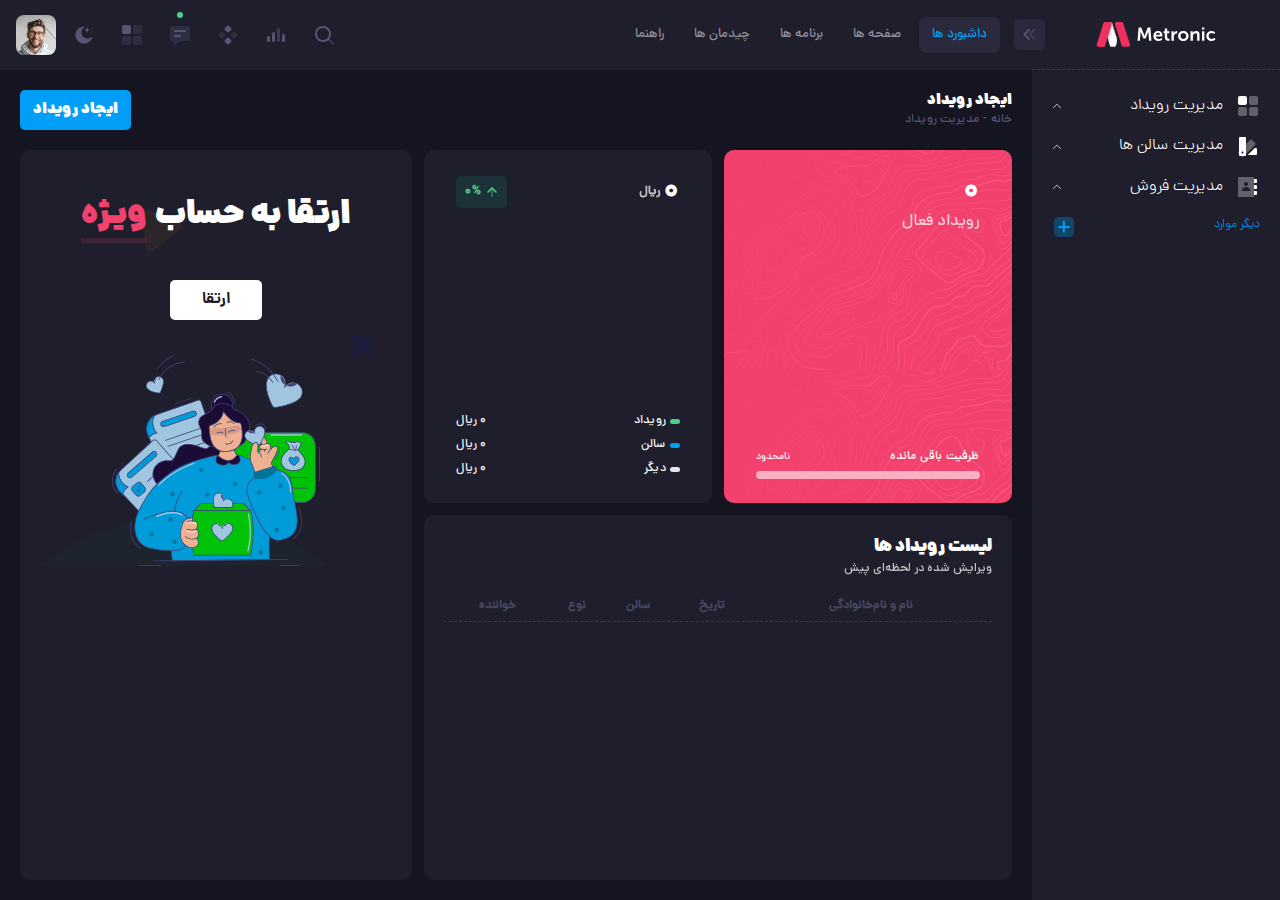
<file: dashboard/index.html>
<!DOCTYPE html>
<html lang="fa" dir="rtl">
<head>
    <meta charset="UTF-8">
    <meta name="viewport" content="width=device-width, initial-scale=1.0">
    <title>Dashboard</title>
    <link rel="stylesheet" href="../assets/css/fonts.min.css">
    <link rel="stylesheet" href="../assets/css/style.min.css">
    <link rel="stylesheet" href="../assets/css/style.frw.css">
    <link rel="shortcut icon" href="../favicon.ico" type="image/x-icon">
    <!-- <link rel="stylesheet" href="../assets/css/dark.min.css"> -->
</head>
<body>
    <div class="add-event box-open close absolute z-[10000000] flex justify-center items-center w-[100%] h-[100vh]">
        <div class="bx-op w-[40%] h-[90%] rounded-[10px] flex flex-col gap-3 p-5">
            <div class="header" dir="ltr">
                <svg class="light cursor-pointer" width="24" height="24" viewBox="0 0 24 24" fill="none" xmlns="http://www.w3.org/2000/svg">
                    <rect opacity="0.5" x="6" y="17.3137" width="16" height="2" rx="1" transform="rotate(-45 6 17.3137)" fill="currentColor"></rect>
                    <rect x="7.41422" y="6" width="16" height="2" rx="1" transform="rotate(45 7.41422 6)" fill="currentColor"></rect>
                </svg>
            </div>
            <div class="bx-wrapper flex flex-col items-center justify-center">
                <div class="bx-title light">
                    <p class="dana-h text-lg">ایجاد رویداد</p>
                </div>
                <div class="wrapper-app w-[100%] h-[100%] light">
                    <div class="form flex flex-col items-center w-[100%] gap-4 flex-wrap p-[2rem]">
                        <div class="w-[100%] name">
                            <p class="text text-sm require">نام و نام‌خانوادگی</p>
                            <input type="text" id="name" placeholder="نام و نام‌خانوادگی خود را وارد کنید">
                        </div>
                        <div class="w-[100%] date">
                            <p class="text text-sm require">تاریخ</p>
                            <input id="date" class="datepicker-demo num" type="text" id="date" placeholder="تاریخ شروع رویداد را وارد کنید">
                            <div id="inline-example"></div>
                        </div>
                        <div class="w-[100%] lounge">
                            <p class="text text-sm require">سالن</p>
                            <select name="" id="lounge">
                                <option value="خالی">خالی</option>
                            </select>
                        </div>
                        <div class="w-[100%] type">
                            <p class="text text-sm require">نوع</p>
                            <select name="" id="type">
                                <option value="خالی">خالی</option>
                            </select>
                        </div>
                        <div class="w-[100%] singer">
                            <p class="text text-sm require">خواننده</p>
                            <select name="" id="singer">
                                <option value="خالی">خالی</option>
                            </select>
                        </div>
                        <div class="w-[100%] mt-4 submit flex items-center justify-center">
                            <input type="submit" id="submit" value="ثبت">
                        </div>
                    </div>
                </div>
            </div>
        </div>
    </div>
    <div class="container w-[100vw] flex flex-row relative">
        <div class="sidebar">
            <div class="logo">
                <img src="../assets/media/logos/default-dark.svg" alt="">
                <img width="30" height="30" class="none" src="../assets/media/logos/default-small.svg" alt="">
            </div>
            <ul class="item flex mt-5 flex-col">
                <li class="flex cursor-pointer items-center flex-col py-1 px-5 gap-2 w-[100%]">
                    <div class="flex items-center justify-between w-[100%]">
                        <div class="flex gap-3 light vsgr">
                            <div class="icon">
                                <svg width="24" height="24" viewBox="0 0 24 24" fill="none" xmlns="http://www.w3.org/2000/svg">
                                    <rect x="2" y="2" width="9" height="9" rx="2" fill="currentColor"></rect>
                                    <rect opacity="0.3" x="13" y="2" width="9" height="9" rx="2" fill="currentColor"></rect>
                                    <rect opacity="0.3" x="13" y="13" width="9" height="9" rx="2" fill="currentColor"></rect>
                                    <rect opacity="0.3" x="2" y="13" width="9" height="9" rx="2" fill="currentColor"></rect>
                                </svg>
                            </div>
                            <div class="title dana-l">
                                مدیریت رویداد
                            </div>
                        </div>
                        <div class="arrow light">
                            <svg xmlns="http://www.w3.org/2000/svg" width="10" height="10" fill="currentColor" class="bi bi-chevron-up" viewBox="0 0 16 16">
                                <path fill-rule="evenodd" d="M7.646 4.646a.5.5 0 0 1 .708 0l6 6a.5.5 0 0 1-.708.708L8 5.707l-5.646 5.647a.5.5 0 0 1-.708-.708l6-6z"/>
                            </svg>
                        </div>
                    </div>
                    <ul class="box w-[100%] gap-1 flex flex-col">
                        <li class="flex items-center gap-2">
                            <div class="check title flex items-center gap-2">
                                <span class="dot"></span>
                                <span>رویداد ها</span>
                            </div>
                        </li>
                    </ul>
                </li>
                <li class="flex items-center cursor-pointer flex-col py-1 px-5 gap-2 w-[100%]">
                    <div class="flex items-center justify-between w-[100%]">
                        <div class="flex gap-3 light vsgr">
                            <div class="icon">
                                <svg width="24" height="25" viewBox="0 0 24 25" fill="none" xmlns="http://www.w3.org/2000/svg">
                                    <path opacity="0.3" d="M8.9 21L7.19999 22.6999C6.79999 23.0999 6.2 23.0999 5.8 22.6999L4.1 21H8.9ZM4 16.0999L2.3 17.8C1.9 18.2 1.9 18.7999 2.3 19.1999L4 20.9V16.0999ZM19.3 9.1999L15.8 5.6999C15.4 5.2999 14.8 5.2999 14.4 5.6999L9 11.0999V21L19.3 10.6999C19.7 10.2999 19.7 9.5999 19.3 9.1999Z" fill="currentColor"></path>
                                    <path d="M21 15V20C21 20.6 20.6 21 20 21H11.8L18.8 14H20C20.6 14 21 14.4 21 15ZM10 21V4C10 3.4 9.6 3 9 3H4C3.4 3 3 3.4 3 4V21C3 21.6 3.4 22 4 22H9C9.6 22 10 21.6 10 21ZM7.5 18.5C7.5 19.1 7.1 19.5 6.5 19.5C5.9 19.5 5.5 19.1 5.5 18.5C5.5 17.9 5.9 17.5 6.5 17.5C7.1 17.5 7.5 17.9 7.5 18.5Z" fill="currentColor"></path>
                                </svg>
                            </div>
                            <div class="title dana-l">
                                مدیریت سالن ها
                            </div>
                        </div>
                        <div class="arrow light">
                            <svg xmlns="http://www.w3.org/2000/svg" width="10" height="10" fill="currentColor" class="bi bi-chevron-up" viewBox="0 0 16 16">
                                <path fill-rule="evenodd" d="M7.646 4.646a.5.5 0 0 1 .708 0l6 6a.5.5 0 0 1-.708.708L8 5.707l-5.646 5.647a.5.5 0 0 1-.708-.708l6-6z"/>
                            </svg>
                        </div>
                    </div>
                    <ul class="box w-[100%] gap-1 flex flex-col">
                        <li class="flex items-center gap-2" onclick="redirect('./Lounge.html')">
                            <div class="title flex items-center gap-2">
                                <span class="dot"></span>
                                <span>سالن ها</span>
                            </div>
                        </li>
                    </ul>
                </li>
                <li class="flex items-center cursor-pointer flex-col py-1 px-5 gap-2 w-[100%]">
                    <div class="flex items-center justify-between w-[100%]">
                        <div class="flex gap-3 light vsgr">
                            <div class="icon">
                                <svg width="24" height="24" viewBox="0 0 24 24" fill="none" xmlns="http://www.w3.org/2000/svg">
                                    <path d="M20 14H18V10H20C20.6 10 21 10.4 21 11V13C21 13.6 20.6 14 20 14ZM21 19V17C21 16.4 20.6 16 20 16H18V20H20C20.6 20 21 19.6 21 19ZM21 7V5C21 4.4 20.6 4 20 4H18V8H20C20.6 8 21 7.6 21 7Z" fill="currentColor"></path>
                                    <path opacity="0.3" d="M17 22H3C2.4 22 2 21.6 2 21V3C2 2.4 2.4 2 3 2H17C17.6 2 18 2.4 18 3V21C18 21.6 17.6 22 17 22ZM10 7C8.9 7 8 7.9 8 9C8 10.1 8.9 11 10 11C11.1 11 12 10.1 12 9C12 7.9 11.1 7 10 7ZM13.3 16C14 16 14.5 15.3 14.3 14.7C13.7 13.2 12 12 10.1 12C8.10001 12 6.49999 13.1 5.89999 14.7C5.59999 15.3 6.19999 16 7.39999 16H13.3Z" fill="currentColor"></path>
                                </svg>
                            </div>
                            <div class="title dana-l">
                                مدیریت فروش
                            </div>
                        </div>
                        <div class="arrow light">
                            <svg xmlns="http://www.w3.org/2000/svg" width="10" height="10" fill="currentColor" class="bi bi-chevron-up" viewBox="0 0 16 16">
                                <path fill-rule="evenodd" d="M7.646 4.646a.5.5 0 0 1 .708 0l6 6a.5.5 0 0 1-.708.708L8 5.707l-5.646 5.647a.5.5 0 0 1-.708-.708l6-6z"/>
                            </svg>
                        </div>
                    </div>
                    <ul class="box w-[100%] gap-1 flex flex-col">
                        <li class="flex items-center gap-2" onclick="redirect('./ListOrders.html')">
                            <div class="title flex items-center gap-2">
                                <span class="dot"></span>
                                <span>لیست سفارشات</span>
                            </div>
                        </li>
                        <li class="flex items-center gap-2" onclick="redirect('./ListPayments.html')">
                            <div class="title flex items-center gap-2">
                                <span class="dot"></span>
                                <span>لیست پرداختی ها</span>
                            </div>
                        </li>
                        <li class="flex items-center gap-2" onclick="redirect('./Reports.html')">
                            <div class="title flex items-center gap-2">
                                <span class="dot"></span>
                                <span>گزارشات</span>
                            </div>
                        </li>
                    </ul>
                </li>
                <li class="flex items-center transition ease-in-out delay-50 cursor-pointer hover:opacity-75 text-sm flex justify-between primary py-1 px-5 gap-2 w-[100%]">
                    <div class="flex light vsgr other-vst justify-between w-[100%]" dir="ltr">
                        <div class="icon">
                            <svg width="24" height="24" viewBox="0 0 24 24" fill="none" xmlns="http://www.w3.org/2000/svg">
                                <rect opacity="0.3" x="2" y="2" width="20" height="20" rx="5" fill="currentColor"></rect>
                                <rect x="10.8891" y="17.8033" width="12" height="2" rx="1" transform="rotate(-90 10.8891 17.8033)" fill="currentColor"></rect>
                                <rect x="6.01041" y="10.9247" width="12" height="2" rx="1" fill="currentColor"></rect>
                            </svg>
                        </div>
                        <div class="title dana-l">
                            دیگر موارد
                        </div>
                    </div>
                </li>
            </ul>
        </div>
        <div class="wrapper">
            <div class="header relative">
                <div class="collaps absolute top-[19px] right-[-.8rem] flex items-center justify-center text-center">
                    <svg viewBox="0 0 24 24" fill="none" xmlns="http://www.w3.org/2000/svg">
                        <path opacity="0.5" d="M14.2657 11.4343L18.45 7.25C18.8642 6.83579 18.8642 6.16421 18.45 5.75C18.0358 5.33579 17.3642 5.33579 16.95 5.75L11.4071 11.2929C11.0166 11.6834 11.0166 12.3166 11.4071 12.7071L16.95 18.25C17.3642 18.6642 18.0358 18.6642 18.45 18.25C18.8642 17.8358 18.8642 17.1642 18.45 16.75L14.2657 12.5657C13.9533 12.2533 13.9533 11.7467 14.2657 11.4343Z" fill="currentColor"></path>
                        <path d="M8.2657 11.4343L12.45 7.25C12.8642 6.83579 12.8642 6.16421 12.45 5.75C12.0358 5.33579 11.3642 5.33579 10.95 5.75L5.40712 11.2929C5.01659 11.6834 5.01659 12.3166 5.40712 12.7071L10.95 18.25C11.3642 18.6642 12.0358 18.6642 12.45 18.25C12.8642 17.8358 12.8642 17.1642 12.45 16.75L8.2657 12.5657C7.95328 12.2533 7.95328 11.7467 8.2657 11.4343Z" fill="currentColor"></path>
                    </svg>
                </div>
                <div class="nav ml-[1rem] mr-[2rem] h-[100%] flex items-center justify-between">
                    <ul class="parent-nav h-[100%] flex flex-row gap-1">
                        <li>
                            <div class="item flex items-center justify-center item-check">
                                <span>داشبورد ها</span>
                            </div>
                        </li>
                        <li>
                            <div class="item flex items-center justify-center">
                                <span>صفحه ها</span>
                            </div>
                        </li>
                        <li>
                            <div class="item flex items-center justify-center">
                                <span>برنامه ها</span>
                            </div>
                        </li>
                        <li>
                            <div class="item flex items-center justify-center">
                                <span>چیدمان ها</span>
                            </div>
                        </li>
                        <li>
                            <div class="item flex items-center justify-center">
                                <span>راهنما</span>
                            </div>
                        </li>
                    </ul>
                    <ul class="apps flex gap-2">
                        <li class="flex items-center justify-center">
                            <svg width="24" height="24" viewBox="0 0 24 24" fill="none" xmlns="http://www.w3.org/2000/svg">
                                <rect opacity="0.5" x="17.0365" y="15.1223" width="8.15546" height="2" rx="1" transform="rotate(45 17.0365 15.1223)" fill="currentColor"></rect>
                                <path d="M11 19C6.55556 19 3 15.4444 3 11C3 6.55556 6.55556 3 11 3C15.4444 3 19 6.55556 19 11C19 15.4444 15.4444 19 11 19ZM11 5C7.53333 5 5 7.53333 5 11C5 14.4667 7.53333 17 11 17C14.4667 17 17 14.4667 17 11C17 7.53333 14.4667 5 11 5Z" fill="currentColor"></path>
                            </svg>
                        </li>
                        <li class="flex items-center justify-center">
                            <svg width="24" height="24" viewBox="0 0 24 24" fill="none" xmlns="http://www.w3.org/2000/svg">
                                <rect x="8" y="9" width="3" height="10" rx="1.5" fill="currentColor"></rect>
                                <rect opacity="0.5" x="13" y="5" width="3" height="14" rx="1.5" fill="currentColor"></rect>
                                <rect x="18" y="11" width="3" height="8" rx="1.5" fill="currentColor"></rect>
                                <rect x="3" y="13" width="3" height="6" rx="1.5" fill="currentColor"></rect>
                            </svg>
                        </li>
                        <li class="flex items-center justify-center">
                            <svg width="24" height="24" viewBox="0 0 24 24" fill="none" xmlns="http://www.w3.org/2000/svg">
                                <path d="M11.2929 2.70711C11.6834 2.31658 12.3166 2.31658 12.7071 2.70711L15.2929 5.29289C15.6834 5.68342 15.6834 6.31658 15.2929 6.70711L12.7071 9.29289C12.3166 9.68342 11.6834 9.68342 11.2929 9.29289L8.70711 6.70711C8.31658 6.31658 8.31658 5.68342 8.70711 5.29289L11.2929 2.70711Z" fill="currentColor"></path>
                                <path d="M11.2929 14.7071C11.6834 14.3166 12.3166 14.3166 12.7071 14.7071L15.2929 17.2929C15.6834 17.6834 15.6834 18.3166 15.2929 18.7071L12.7071 21.2929C12.3166 21.6834 11.6834 21.6834 11.2929 21.2929L8.70711 18.7071C8.31658 18.3166 8.31658 17.6834 8.70711 17.2929L11.2929 14.7071Z" fill="currentColor"></path>
                                <path opacity="0.3" d="M5.29289 8.70711C5.68342 8.31658 6.31658 8.31658 6.70711 8.70711L9.29289 11.2929C9.68342 11.6834 9.68342 12.3166 9.29289 12.7071L6.70711 15.2929C6.31658 15.6834 5.68342 15.6834 5.29289 15.2929L2.70711 12.7071C2.31658 12.3166 2.31658 11.6834 2.70711 11.2929L5.29289 8.70711Z" fill="currentColor"></path>
                                <path opacity="0.3" d="M17.2929 8.70711C17.6834 8.31658 18.3166 8.31658 18.7071 8.70711L21.2929 11.2929C21.6834 11.6834 21.6834 12.3166 21.2929 12.7071L18.7071 15.2929C18.3166 15.6834 17.6834 15.6834 17.2929 15.2929L14.7071 12.7071C14.3166 12.3166 14.3166 11.6834 14.7071 11.2929L17.2929 8.70711Z" fill="currentColor"></path>
                            </svg>
                        </li>
                        <li class="flex items-center justify-center relative">
                            <span id="ticktack"></span>
                            <svg width="24" height="24" viewBox="0 0 24 24" fill="none" xmlns="http://www.w3.org/2000/svg">
                                <path opacity="0.3" d="M20 3H4C2.89543 3 2 3.89543 2 5V16C2 17.1046 2.89543 18 4 18H4.5C5.05228 18 5.5 18.4477 5.5 19V21.5052C5.5 22.1441 6.21212 22.5253 6.74376 22.1708L11.4885 19.0077C12.4741 18.3506 13.6321 18 14.8167 18H20C21.1046 18 22 17.1046 22 16V5C22 3.89543 21.1046 3 20 3Z" fill="currentColor"></path>
                                <rect x="6" y="12" width="7" height="2" rx="1" fill="currentColor"></rect>
                                <rect x="6" y="7" width="12" height="2" rx="1" fill="currentColor"></rect>
                            </svg>
                        </li>
                        <li class="flex items-center justify-center">
                            <svg width="24" height="24" viewBox="0 0 24 24" fill="none" xmlns="http://www.w3.org/2000/svg">
                                <rect x="2" y="2" width="9" height="9" rx="2" fill="currentColor"></rect>
                                <rect opacity="0.3" x="13" y="2" width="9" height="9" rx="2" fill="currentColor"></rect>
                                <rect opacity="0.3" x="13" y="13" width="9" height="9" rx="2" fill="currentColor"></rect>
                                <rect opacity="0.3" x="2" y="13" width="9" height="9" rx="2" fill="currentColor"></rect>
                            </svg>
                        </li>
                        <li class="flex items-center justify-center">
                            <svg width="24" height="24" viewBox="0 0 24 24" fill="none" xmlns="http://www.w3.org/2000/svg">
                                <path d="M19.0647 5.43757C19.3421 5.43757 19.567 5.21271 19.567 4.93534C19.567 4.65796 19.3421 4.43311 19.0647 4.43311C18.7874 4.43311 18.5625 4.65796 18.5625 4.93534C18.5625 5.21271 18.7874 5.43757 19.0647 5.43757Z" fill="currentColor"></path>
                                <path d="M20.0692 9.48884C20.3466 9.48884 20.5714 9.26398 20.5714 8.98661C20.5714 8.70923 20.3466 8.48438 20.0692 8.48438C19.7918 8.48438 19.567 8.70923 19.567 8.98661C19.567 9.26398 19.7918 9.48884 20.0692 9.48884Z" fill="currentColor"></path>
                                <path d="M12.0335 20.5714C15.6943 20.5714 18.9426 18.2053 20.1168 14.7338C20.1884 14.5225 20.1114 14.289 19.9284 14.161C19.746 14.034 19.5003 14.0418 19.3257 14.1821C18.2432 15.0546 16.9371 15.5156 15.5491 15.5156C12.2257 15.5156 9.48884 12.8122 9.48884 9.48886C9.48884 7.41079 10.5773 5.47137 12.3449 4.35752C12.5342 4.23832 12.6 4.00733 12.5377 3.79251C12.4759 3.57768 12.2571 3.42859 12.0335 3.42859C7.32556 3.42859 3.42857 7.29209 3.42857 12C3.42857 16.7079 7.32556 20.5714 12.0335 20.5714Z" fill="currentColor"></path>
                                <path d="M13.0379 7.47998C13.8688 7.47998 14.5446 8.15585 14.5446 8.98668C14.5446 9.26428 14.7693 9.48891 15.0469 9.48891C15.3245 9.48891 15.5491 9.26428 15.5491 8.98668C15.5491 8.15585 16.225 7.47998 17.0558 7.47998C17.3334 7.47998 17.558 7.25535 17.558 6.97775C17.558 6.70015 17.3334 6.47552 17.0558 6.47552C16.225 6.47552 15.5491 5.76616 15.5491 4.93534C15.5491 4.65774 15.3245 4.43311 15.0469 4.43311C14.7693 4.43311 14.5446 4.65774 14.5446 4.93534C14.5446 5.76616 13.8688 6.47552 13.0379 6.47552C12.7603 6.47552 12.5357 6.70015 12.5357 6.97775C12.5357 7.25535 12.7603 7.47998 13.0379 7.47998Z" fill="currentColor"></path>
                            </svg>
                        </li>
                        <li id="profile">
                            <img src="../assets/media/avatars/300-1.jpg" alt="">
                        </li>
                    </ul>
                </div>
            </div>
            <div class="page flex flex-col gap-5 p-5">
                <div class="page-address dana-b flex justify-between">
                    <div class="flex dana-b flex-col">
                        <span>ایجاد رویداد</span>
                        <p>خانه - مدیریت رویداد</p>
                    </div>
                    <div class="flex dana-b">
                        <button class="btn" id="addEvent">
                            <span>ایجاد رویداد</span>
                        </button>
                    </div>
                </div>
                <div class="app flex flex-col gap-2">
                    <section class="flex flex-row gap-3 h-[100%]">
                        <div class="section-left w-[60%] gap-3 flex-col flex">
                            <div class="box-parent flex gap-3 h-[50%]">
                                <div class="box flex flex-col h-[100%] justify-between" style="background-color: #F1416C;background-image:url('../assets/media/patterns/vector-1.png')">
                                    <div class="title-box">
                                        <p class="text-3xl num" id="count-event">0</p>
                                        <span>رویداد فعال</span>
                                    </div>
                                    <div class="pending w-[100%] flex flex-col gap-1 items-center">
                                        <div class="title-pending w-[100%] light flex justify-between items-center">
                                            <p class="text-sm">ظرفیت باقی مانده</p>
                                            <span class="text-[10px] num">نامحدود</span>
                                        </div>
                                        <div class="progress w-[100%] h-[.5rem] rounded-[10px]">
                                            <div class="consumed h-[100%] rounded-[10px]"></div>
                                        </div>
                                    </div>
                                </div>
                                <div class="box flex flex-col h-[100%] justify-between bg-card">
                                    <div class="title-box flex justify-between items-center">
                                        <p class="text-3xl num flex items-center gap-1">0 <span class="text-sm">ريال</span></p>
                                        <div class="svg-icon flex">
                                            <svg width="24" height="24" viewBox="0 0 24 24" fill="none" xmlns="http://www.w3.org/2000/svg">
                                                <rect opacity="0.5" x="13" y="6" width="13" height="2" rx="1" transform="rotate(90 13 6)" fill="currentColor"></rect>
                                                <path d="M12.5657 8.56569L16.75 12.75C17.1642 13.1642 17.8358 13.1642 18.25 12.75C18.6642 12.3358 18.6642 11.6642 18.25 11.25L12.7071 5.70711C12.3166 5.31658 11.6834 5.31658 11.2929 5.70711L5.75 11.25C5.33579 11.6642 5.33579 12.3358 5.75 12.75C6.16421 13.1642 6.83579 13.1642 7.25 12.75L11.4343 8.56569C11.7467 8.25327 12.2533 8.25327 12.5657 8.56569Z" fill="currentColor"></path>
                                            </svg>
                                            <p class="num text-sm">0%</p>
                                        </div>
                                    </div>
                                    <div class="pending w-[100%] flex text-sm gap-1 items-center justify-between">
                                        <div class="bx light flex-col flex gap-1">
                                            <p class="flex items-center gap-1">رویداد</p>
                                            <p class="flex items-center gap-1">سالن</p>
                                            <p class="flex items-center gap-1">دیگر</p>
                                        </div>
                                        <div class="bx light flex flex-col gap-1">
                                            <p class="num">0 <span class="text-sm">ريال</span></p>
                                            <p class="num">0 <span class="text-sm">ريال</span></p>
                                            <p class="num">0 <span class="text-sm">ريال</span></p>
                                        </div>
                                    </div>
                                </div>
                            </div>
                            <div class="box-parent flex-col light flex gap-3 minh-50 w-[100%] p-5 bg-card rounded-[10px]">
                                <div class="flex flex-col light">
                                    <p class="text dana-h">لیست رویداد ها</p>
                                    <span class="text-sm opacity-75">ویرایش شده در لحظه‌ای پیش</span>
                                </div>
                                <table class="items-parent light">
                                    <thead>
                                        <tr class="gray400">
                                            <th class="text-sm">نام و نام‌خانوادگی</th>
                                            <th class="text-sm">تاریخ</th>
                                            <th class="text-sm">سالن</th>
                                            <th class="text-sm">نوع</th>
                                            <th class="text-sm">خواننده</th>
                                        </tr>
                                    </thead>
                                    <tbody id="tlistEvent" class="text-sm"></tbody>
                                </table>
                            </div>
                        </div>
                        <div class="section-right w-[40%]">
                            <div class="wrapper-app w-[100%] h-[26rem] flex p-[3rem] pb-[0] justify-between items-center flex-col gap-3" style="background-image: url('../assets/media/stock/900x600/42.png');">
                                <div class="text light">
                                    <p class="dana-h text-3xl flex gap-2">ارتقا به حساب <span class="flex flex-col gap-1">ویژه</span></p>
                                </div>
                                <a href="#" class="btn">
                                    <span class="dana-b">ارتقا</span>
                                </a>
                                <img src="../assets/media/illustrations/misc/upgrade-dark.svg" alt="">
                            </div>
                        </div>
                    </section>
                </div>
            </div>
        </div>
    </div>
    <script src="../assets/js/date.persian.js"></script>
    <script src="../assets/js/sweetalert2.all.min.js"></script>
    <script src="../assets/js/collaps.js"></script>
    <script src="../assets/js/events.js"></script>
    <script src="../assets/js/open-bx.js"></script>
    <script src="../assets/js/redirect.js"></script>
    <script src="../assets/js/showbox.js"></script>
    <script src="../assets/js/listevent.js"></script>
</body>
</html>
</file>
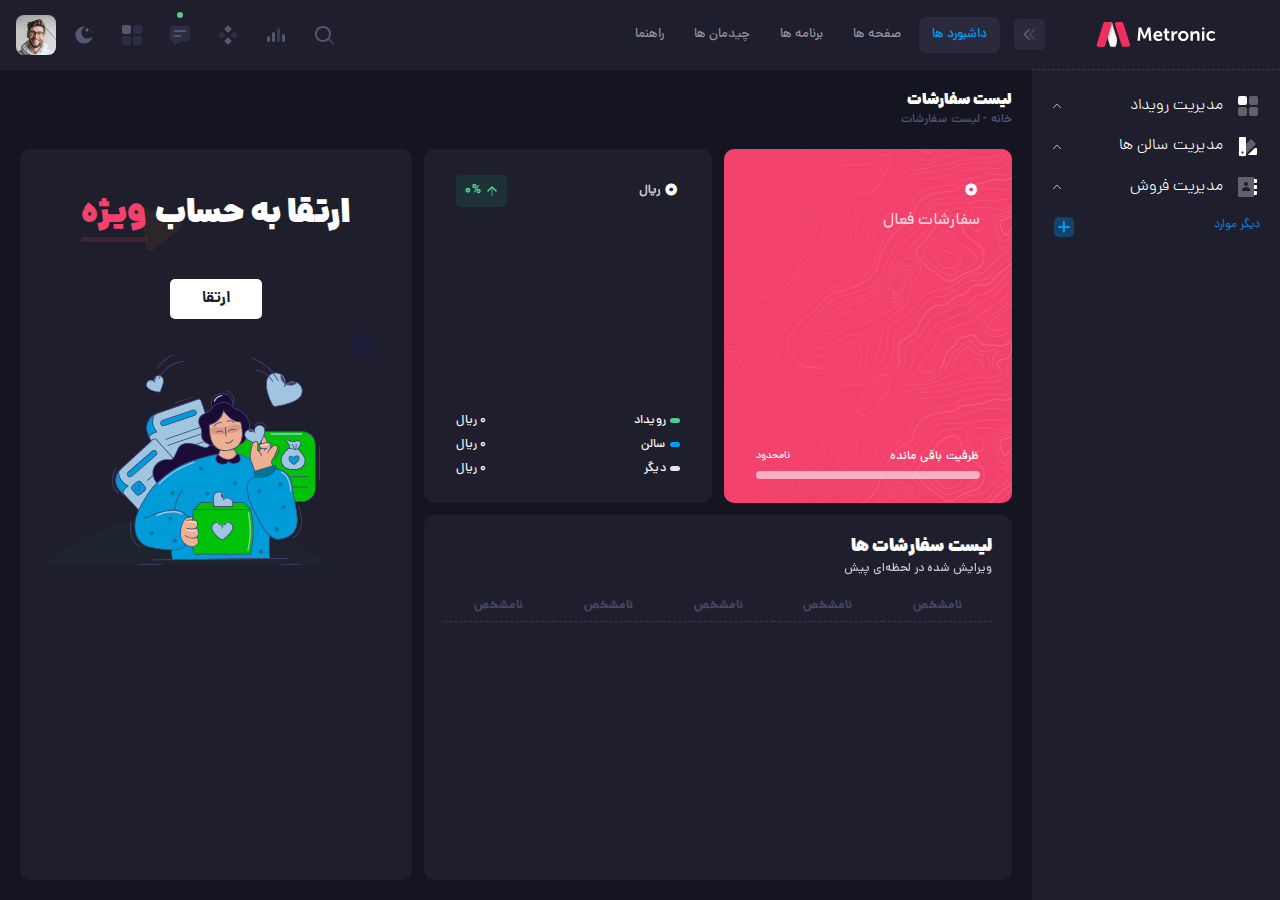
<file: dashboard/ListOrders.html>
<!DOCTYPE html>
<html lang="fa" dir="rtl">
<head>
    <meta charset="UTF-8">
    <meta name="viewport" content="width=device-width, initial-scale=1.0">
    <title>Dashboard</title>
    <link rel="stylesheet" href="../assets/css/fonts.min.css">
    <link rel="stylesheet" href="../assets/css/style.min.css">
    <link rel="stylesheet" href="../assets/css/style.frw.css">
    <link rel="shortcut icon" href="../favicon.ico" type="image/x-icon">
    <!-- <link rel="stylesheet" href="../assets/css/dark.min.css"> -->
</head>
<body>
    <div class="add-event box-open close absolute z-[10000000] flex justify-center items-center w-[100%] h-[100vh]">
        <div class="bx-op w-[40%] h-[90%] rounded-[10px] flex flex-col gap-3 p-5">
            <div class="header" dir="ltr">
                <svg class="light cursor-pointer" width="24" height="24" viewBox="0 0 24 24" fill="none" xmlns="http://www.w3.org/2000/svg">
                    <rect opacity="0.5" x="6" y="17.3137" width="16" height="2" rx="1" transform="rotate(-45 6 17.3137)" fill="currentColor"></rect>
                    <rect x="7.41422" y="6" width="16" height="2" rx="1" transform="rotate(45 7.41422 6)" fill="currentColor"></rect>
                </svg>
            </div>
            <div class="bx-wrapper flex flex-col items-center justify-center">
                <div class="bx-title light">
                    <p class="dana-h text-lg">ایجاد رویداد</p>
                </div>
                <div class="wrapper-app w-[100%] h-[100%] light">
                    <div class="form flex flex-col items-center w-[100%] gap-4 flex-wrap p-[2rem]">
                        <div class="w-[100%] name">
                            <p class="text text-sm require">نام و نام‌خانوادگی</p>
                            <input type="text" id="name" placeholder="نام و نام‌خانوادگی خود را وارد کنید">
                        </div>
                        <div class="w-[100%] date">
                            <p class="text text-sm require">تاریخ</p>
                            <input id="date" class="datepicker-demo num" type="text" id="date" placeholder="تاریخ شروع رویداد را وارد کنید">
                            <div id="inline-example"></div>
                        </div>
                        <div class="w-[100%] lounge">
                            <p class="text text-sm require">سالن</p>
                            <select name="" id="lounge">
                                <option value="سالن یک">سالن یک</option>
                            </select>
                        </div>
                        <div class="w-[100%] type">
                            <p class="text text-sm require">نوع</p>
                            <select name="" id="type">
                                <option value="خالی">خالی</option>
                            </select>
                        </div>
                        <div class="w-[100%] singer">
                            <p class="text text-sm require">خواننده</p>
                            <select name="" id="singer">
                                <option value="خالی">خالی</option>
                            </select>
                        </div>
                        <div class="w-[100%] mt-4 submit flex items-center justify-center">
                            <input type="submit" id="submit" value="ثبت">
                        </div>
                    </div>
                </div>
            </div>
        </div>
    </div>
    <div class="container w-[100vw] flex flex-row relative">
        <div class="sidebar">
            <div class="logo">
                <img src="../assets/media/logos/default-dark.svg" alt="">
                <img width="30" height="30" class="none" src="../assets/media/logos/default-small.svg" alt="">
            </div>
            <ul class="item flex mt-5 flex-col">
                <li class="flex cursor-pointer items-center flex-col py-1 px-5 gap-2 w-[100%]">
                    <div class="flex items-center justify-between w-[100%]">
                        <div class="flex gap-3 light vsgr">
                            <div class="icon">
                                <svg width="24" height="24" viewBox="0 0 24 24" fill="none" xmlns="http://www.w3.org/2000/svg">
                                    <rect x="2" y="2" width="9" height="9" rx="2" fill="currentColor"></rect>
                                    <rect opacity="0.3" x="13" y="2" width="9" height="9" rx="2" fill="currentColor"></rect>
                                    <rect opacity="0.3" x="13" y="13" width="9" height="9" rx="2" fill="currentColor"></rect>
                                    <rect opacity="0.3" x="2" y="13" width="9" height="9" rx="2" fill="currentColor"></rect>
                                </svg>
                            </div>
                            <div class="title dana-l">
                                مدیریت رویداد
                            </div>
                        </div>
                        <div class="arrow light">
                            <svg xmlns="http://www.w3.org/2000/svg" width="10" height="10" fill="currentColor" class="bi bi-chevron-up" viewBox="0 0 16 16">
                                <path fill-rule="evenodd" d="M7.646 4.646a.5.5 0 0 1 .708 0l6 6a.5.5 0 0 1-.708.708L8 5.707l-5.646 5.647a.5.5 0 0 1-.708-.708l6-6z"/>
                            </svg>
                        </div>
                    </div>
                    <ul class="box w-[100%] gap-1 flex flex-col">
                        <li class="flex items-center gap-2" onclick="redirect('./index.html')">
                            <div class="title flex items-center gap-2">
                                <span class="dot"></span>
                                <span>رویداد ها</span>
                            </div>
                        </li>
                    </ul>
                </li>
                <li class="flex items-center cursor-pointer flex-col py-1 px-5 gap-2 w-[100%]">
                    <div class="flex items-center justify-between w-[100%]">
                        <div class="flex gap-3 light vsgr">
                            <div class="icon">
                                <svg width="24" height="25" viewBox="0 0 24 25" fill="none" xmlns="http://www.w3.org/2000/svg">
                                    <path opacity="0.3" d="M8.9 21L7.19999 22.6999C6.79999 23.0999 6.2 23.0999 5.8 22.6999L4.1 21H8.9ZM4 16.0999L2.3 17.8C1.9 18.2 1.9 18.7999 2.3 19.1999L4 20.9V16.0999ZM19.3 9.1999L15.8 5.6999C15.4 5.2999 14.8 5.2999 14.4 5.6999L9 11.0999V21L19.3 10.6999C19.7 10.2999 19.7 9.5999 19.3 9.1999Z" fill="currentColor"></path>
                                    <path d="M21 15V20C21 20.6 20.6 21 20 21H11.8L18.8 14H20C20.6 14 21 14.4 21 15ZM10 21V4C10 3.4 9.6 3 9 3H4C3.4 3 3 3.4 3 4V21C3 21.6 3.4 22 4 22H9C9.6 22 10 21.6 10 21ZM7.5 18.5C7.5 19.1 7.1 19.5 6.5 19.5C5.9 19.5 5.5 19.1 5.5 18.5C5.5 17.9 5.9 17.5 6.5 17.5C7.1 17.5 7.5 17.9 7.5 18.5Z" fill="currentColor"></path>
                                </svg>
                            </div>
                            <div class="title dana-l">
                                مدیریت سالن ها
                            </div>
                        </div>
                        <div class="arrow light">
                            <svg xmlns="http://www.w3.org/2000/svg" width="10" height="10" fill="currentColor" class="bi bi-chevron-up" viewBox="0 0 16 16">
                                <path fill-rule="evenodd" d="M7.646 4.646a.5.5 0 0 1 .708 0l6 6a.5.5 0 0 1-.708.708L8 5.707l-5.646 5.647a.5.5 0 0 1-.708-.708l6-6z"/>
                            </svg>
                        </div>
                    </div>
                    <ul class="box w-[100%] gap-1 flex flex-col">
                        <li class="flex items-center gap-2" onclick="redirect('./Lounge.html')">
                            <div class="title flex items-center gap-2">
                                <span class="dot"></span>
                                <span>سالن ها</span>
                            </div>
                        </li>
                    </ul>
                </li>
                <li class="flex items-center cursor-pointer flex-col py-1 px-5 gap-2 w-[100%]">
                    <div class="flex items-center justify-between w-[100%]">
                        <div class="flex gap-3 light vsgr">
                            <div class="icon">
                                <svg width="24" height="24" viewBox="0 0 24 24" fill="none" xmlns="http://www.w3.org/2000/svg">
                                    <path d="M20 14H18V10H20C20.6 10 21 10.4 21 11V13C21 13.6 20.6 14 20 14ZM21 19V17C21 16.4 20.6 16 20 16H18V20H20C20.6 20 21 19.6 21 19ZM21 7V5C21 4.4 20.6 4 20 4H18V8H20C20.6 8 21 7.6 21 7Z" fill="currentColor"></path>
                                    <path opacity="0.3" d="M17 22H3C2.4 22 2 21.6 2 21V3C2 2.4 2.4 2 3 2H17C17.6 2 18 2.4 18 3V21C18 21.6 17.6 22 17 22ZM10 7C8.9 7 8 7.9 8 9C8 10.1 8.9 11 10 11C11.1 11 12 10.1 12 9C12 7.9 11.1 7 10 7ZM13.3 16C14 16 14.5 15.3 14.3 14.7C13.7 13.2 12 12 10.1 12C8.10001 12 6.49999 13.1 5.89999 14.7C5.59999 15.3 6.19999 16 7.39999 16H13.3Z" fill="currentColor"></path>
                                </svg>
                            </div>
                            <div class="title dana-l">
                                مدیریت فروش
                            </div>
                        </div>
                        <div class="arrow light">
                            <svg xmlns="http://www.w3.org/2000/svg" width="10" height="10" fill="currentColor" class="bi bi-chevron-up" viewBox="0 0 16 16">
                                <path fill-rule="evenodd" d="M7.646 4.646a.5.5 0 0 1 .708 0l6 6a.5.5 0 0 1-.708.708L8 5.707l-5.646 5.647a.5.5 0 0 1-.708-.708l6-6z"/>
                            </svg>
                        </div>
                    </div>
                    <ul class="box w-[100%] gap-1 flex flex-col">
                        <li class="flex items-center gap-2" onclick="redirect('./ListOrders.html')">
                            <div class="check flex items-center gap-2">
                                <span class="dot"></span>
                                <span>لیست سفارشات</span>
                            </div>
                        </li>
                        <li class="flex items-center gap-2" onclick="redirect('./ListPayments.html')">
                            <div class="title flex items-center gap-2">
                                <span class="dot"></span>
                                <span>لیست پرداختی ها</span>
                            </div>
                        </li>
                        <li class="flex items-center gap-2" onclick="redirect('./Reports.html')">
                            <div class="title flex items-center gap-2">
                                <span class="dot"></span>
                                <span>گزارشات</span>
                            </div>
                        </li>
                    </ul>
                </li>
                <li class="flex items-center transition ease-in-out delay-50 cursor-pointer hover:opacity-75 text-sm flex justify-between primary py-1 px-5 gap-2 w-[100%]">
                    <div class="flex light vsgr other-vst justify-between w-[100%]" dir="ltr">
                        <div class="icon">
                            <svg width="24" height="24" viewBox="0 0 24 24" fill="none" xmlns="http://www.w3.org/2000/svg">
                                <rect opacity="0.3" x="2" y="2" width="20" height="20" rx="5" fill="currentColor"></rect>
                                <rect x="10.8891" y="17.8033" width="12" height="2" rx="1" transform="rotate(-90 10.8891 17.8033)" fill="currentColor"></rect>
                                <rect x="6.01041" y="10.9247" width="12" height="2" rx="1" fill="currentColor"></rect>
                            </svg>
                        </div>
                        <div class="title dana-l">
                            دیگر موارد
                        </div>
                    </div>
                </li>
            </ul>
        </div>
        <div class="wrapper">
            <div class="header relative">
                <div class="collaps absolute top-[19px] right-[-.8rem] flex items-center justify-center text-center">
                    <svg viewBox="0 0 24 24" fill="none" xmlns="http://www.w3.org/2000/svg">
                        <path opacity="0.5" d="M14.2657 11.4343L18.45 7.25C18.8642 6.83579 18.8642 6.16421 18.45 5.75C18.0358 5.33579 17.3642 5.33579 16.95 5.75L11.4071 11.2929C11.0166 11.6834 11.0166 12.3166 11.4071 12.7071L16.95 18.25C17.3642 18.6642 18.0358 18.6642 18.45 18.25C18.8642 17.8358 18.8642 17.1642 18.45 16.75L14.2657 12.5657C13.9533 12.2533 13.9533 11.7467 14.2657 11.4343Z" fill="currentColor"></path>
                        <path d="M8.2657 11.4343L12.45 7.25C12.8642 6.83579 12.8642 6.16421 12.45 5.75C12.0358 5.33579 11.3642 5.33579 10.95 5.75L5.40712 11.2929C5.01659 11.6834 5.01659 12.3166 5.40712 12.7071L10.95 18.25C11.3642 18.6642 12.0358 18.6642 12.45 18.25C12.8642 17.8358 12.8642 17.1642 12.45 16.75L8.2657 12.5657C7.95328 12.2533 7.95328 11.7467 8.2657 11.4343Z" fill="currentColor"></path>
                    </svg>
                </div>
                <div class="nav ml-[1rem] mr-[2rem] h-[100%] flex items-center justify-between">
                    <ul class="parent-nav h-[100%] flex flex-row gap-1">
                        <li>
                            <div class="item flex items-center justify-center item-check">
                                <span>داشبورد ها</span>
                            </div>
                        </li>
                        <li>
                            <div class="item flex items-center justify-center">
                                <span>صفحه ها</span>
                            </div>
                        </li>
                        <li>
                            <div class="item flex items-center justify-center">
                                <span>برنامه ها</span>
                            </div>
                        </li>
                        <li>
                            <div class="item flex items-center justify-center">
                                <span>چیدمان ها</span>
                            </div>
                        </li>
                        <li>
                            <div class="item flex items-center justify-center">
                                <span>راهنما</span>
                            </div>
                        </li>
                    </ul>
                    <ul class="apps flex gap-2">
                        <li class="flex items-center justify-center">
                            <svg width="24" height="24" viewBox="0 0 24 24" fill="none" xmlns="http://www.w3.org/2000/svg">
                                <rect opacity="0.5" x="17.0365" y="15.1223" width="8.15546" height="2" rx="1" transform="rotate(45 17.0365 15.1223)" fill="currentColor"></rect>
                                <path d="M11 19C6.55556 19 3 15.4444 3 11C3 6.55556 6.55556 3 11 3C15.4444 3 19 6.55556 19 11C19 15.4444 15.4444 19 11 19ZM11 5C7.53333 5 5 7.53333 5 11C5 14.4667 7.53333 17 11 17C14.4667 17 17 14.4667 17 11C17 7.53333 14.4667 5 11 5Z" fill="currentColor"></path>
                            </svg>
                        </li>
                        <li class="flex items-center justify-center">
                            <svg width="24" height="24" viewBox="0 0 24 24" fill="none" xmlns="http://www.w3.org/2000/svg">
                                <rect x="8" y="9" width="3" height="10" rx="1.5" fill="currentColor"></rect>
                                <rect opacity="0.5" x="13" y="5" width="3" height="14" rx="1.5" fill="currentColor"></rect>
                                <rect x="18" y="11" width="3" height="8" rx="1.5" fill="currentColor"></rect>
                                <rect x="3" y="13" width="3" height="6" rx="1.5" fill="currentColor"></rect>
                            </svg>
                        </li>
                        <li class="flex items-center justify-center">
                            <svg width="24" height="24" viewBox="0 0 24 24" fill="none" xmlns="http://www.w3.org/2000/svg">
                                <path d="M11.2929 2.70711C11.6834 2.31658 12.3166 2.31658 12.7071 2.70711L15.2929 5.29289C15.6834 5.68342 15.6834 6.31658 15.2929 6.70711L12.7071 9.29289C12.3166 9.68342 11.6834 9.68342 11.2929 9.29289L8.70711 6.70711C8.31658 6.31658 8.31658 5.68342 8.70711 5.29289L11.2929 2.70711Z" fill="currentColor"></path>
                                <path d="M11.2929 14.7071C11.6834 14.3166 12.3166 14.3166 12.7071 14.7071L15.2929 17.2929C15.6834 17.6834 15.6834 18.3166 15.2929 18.7071L12.7071 21.2929C12.3166 21.6834 11.6834 21.6834 11.2929 21.2929L8.70711 18.7071C8.31658 18.3166 8.31658 17.6834 8.70711 17.2929L11.2929 14.7071Z" fill="currentColor"></path>
                                <path opacity="0.3" d="M5.29289 8.70711C5.68342 8.31658 6.31658 8.31658 6.70711 8.70711L9.29289 11.2929C9.68342 11.6834 9.68342 12.3166 9.29289 12.7071L6.70711 15.2929C6.31658 15.6834 5.68342 15.6834 5.29289 15.2929L2.70711 12.7071C2.31658 12.3166 2.31658 11.6834 2.70711 11.2929L5.29289 8.70711Z" fill="currentColor"></path>
                                <path opacity="0.3" d="M17.2929 8.70711C17.6834 8.31658 18.3166 8.31658 18.7071 8.70711L21.2929 11.2929C21.6834 11.6834 21.6834 12.3166 21.2929 12.7071L18.7071 15.2929C18.3166 15.6834 17.6834 15.6834 17.2929 15.2929L14.7071 12.7071C14.3166 12.3166 14.3166 11.6834 14.7071 11.2929L17.2929 8.70711Z" fill="currentColor"></path>
                            </svg>
                        </li>
                        <li class="flex items-center justify-center relative">
                            <span id="ticktack"></span>
                            <svg width="24" height="24" viewBox="0 0 24 24" fill="none" xmlns="http://www.w3.org/2000/svg">
                                <path opacity="0.3" d="M20 3H4C2.89543 3 2 3.89543 2 5V16C2 17.1046 2.89543 18 4 18H4.5C5.05228 18 5.5 18.4477 5.5 19V21.5052C5.5 22.1441 6.21212 22.5253 6.74376 22.1708L11.4885 19.0077C12.4741 18.3506 13.6321 18 14.8167 18H20C21.1046 18 22 17.1046 22 16V5C22 3.89543 21.1046 3 20 3Z" fill="currentColor"></path>
                                <rect x="6" y="12" width="7" height="2" rx="1" fill="currentColor"></rect>
                                <rect x="6" y="7" width="12" height="2" rx="1" fill="currentColor"></rect>
                            </svg>
                        </li>
                        <li class="flex items-center justify-center">
                            <svg width="24" height="24" viewBox="0 0 24 24" fill="none" xmlns="http://www.w3.org/2000/svg">
                                <rect x="2" y="2" width="9" height="9" rx="2" fill="currentColor"></rect>
                                <rect opacity="0.3" x="13" y="2" width="9" height="9" rx="2" fill="currentColor"></rect>
                                <rect opacity="0.3" x="13" y="13" width="9" height="9" rx="2" fill="currentColor"></rect>
                                <rect opacity="0.3" x="2" y="13" width="9" height="9" rx="2" fill="currentColor"></rect>
                            </svg>
                        </li>
                        <li class="flex items-center justify-center">
                            <svg width="24" height="24" viewBox="0 0 24 24" fill="none" xmlns="http://www.w3.org/2000/svg">
                                <path d="M19.0647 5.43757C19.3421 5.43757 19.567 5.21271 19.567 4.93534C19.567 4.65796 19.3421 4.43311 19.0647 4.43311C18.7874 4.43311 18.5625 4.65796 18.5625 4.93534C18.5625 5.21271 18.7874 5.43757 19.0647 5.43757Z" fill="currentColor"></path>
                                <path d="M20.0692 9.48884C20.3466 9.48884 20.5714 9.26398 20.5714 8.98661C20.5714 8.70923 20.3466 8.48438 20.0692 8.48438C19.7918 8.48438 19.567 8.70923 19.567 8.98661C19.567 9.26398 19.7918 9.48884 20.0692 9.48884Z" fill="currentColor"></path>
                                <path d="M12.0335 20.5714C15.6943 20.5714 18.9426 18.2053 20.1168 14.7338C20.1884 14.5225 20.1114 14.289 19.9284 14.161C19.746 14.034 19.5003 14.0418 19.3257 14.1821C18.2432 15.0546 16.9371 15.5156 15.5491 15.5156C12.2257 15.5156 9.48884 12.8122 9.48884 9.48886C9.48884 7.41079 10.5773 5.47137 12.3449 4.35752C12.5342 4.23832 12.6 4.00733 12.5377 3.79251C12.4759 3.57768 12.2571 3.42859 12.0335 3.42859C7.32556 3.42859 3.42857 7.29209 3.42857 12C3.42857 16.7079 7.32556 20.5714 12.0335 20.5714Z" fill="currentColor"></path>
                                <path d="M13.0379 7.47998C13.8688 7.47998 14.5446 8.15585 14.5446 8.98668C14.5446 9.26428 14.7693 9.48891 15.0469 9.48891C15.3245 9.48891 15.5491 9.26428 15.5491 8.98668C15.5491 8.15585 16.225 7.47998 17.0558 7.47998C17.3334 7.47998 17.558 7.25535 17.558 6.97775C17.558 6.70015 17.3334 6.47552 17.0558 6.47552C16.225 6.47552 15.5491 5.76616 15.5491 4.93534C15.5491 4.65774 15.3245 4.43311 15.0469 4.43311C14.7693 4.43311 14.5446 4.65774 14.5446 4.93534C14.5446 5.76616 13.8688 6.47552 13.0379 6.47552C12.7603 6.47552 12.5357 6.70015 12.5357 6.97775C12.5357 7.25535 12.7603 7.47998 13.0379 7.47998Z" fill="currentColor"></path>
                            </svg>
                        </li>
                        <li id="profile">
                            <img src="../assets/media/avatars/300-1.jpg" alt="">
                        </li>
                    </ul>
                </div>
            </div>
            <div class="page flex flex-col gap-5 p-5">
                <div class="page-address dana-b flex justify-between">
                    <div class="flex dana-b flex-col">
                        <span>لیست سفارشات</span>
                        <p>خانه - لیست سفارشات</p>
                    </div>
                    <div class="none dana-b">
                        <button class="btn" id="addEvent">
                            <span></span>
                        </button>
                    </div>
                </div>
                <div class="app flex flex-col gap-2">
                    <section class="flex flex-row gap-3 h-[100%]">
                        <div class="section-left w-[60%] gap-3 flex-col flex">
                            <div class="box-parent flex gap-3 h-[50%]">
                                <div class="box flex flex-col h-[100%] justify-between" style="background-color: #F1416C;background-image:url('../assets/media/patterns/vector-1.png')">
                                    <div class="title-box">
                                        <p class="text-3xl num" id="count-event">0</p>
                                        <span>سفارشات فعال</span>
                                    </div>
                                    <div class="pending w-[100%] flex flex-col gap-1 items-center">
                                        <div class="title-pending w-[100%] light flex justify-between items-center">
                                            <p class="text-sm">ظرفیت باقی مانده</p>
                                            <span class="text-[10px] num">نامحدود</span>
                                        </div>
                                        <div class="progress w-[100%] h-[.5rem] rounded-[10px]">
                                            <div class="consumed h-[100%] rounded-[10px]"></div>
                                        </div>
                                    </div>
                                </div>
                                <div class="box flex flex-col h-[100%] justify-between bg-card">
                                    <div class="title-box flex justify-between items-center">
                                        <p class="text-3xl num flex items-center gap-1">0 <span class="text-sm">ريال</span></p>
                                        <div class="svg-icon flex">
                                            <svg width="24" height="24" viewBox="0 0 24 24" fill="none" xmlns="http://www.w3.org/2000/svg">
                                                <rect opacity="0.5" x="13" y="6" width="13" height="2" rx="1" transform="rotate(90 13 6)" fill="currentColor"></rect>
                                                <path d="M12.5657 8.56569L16.75 12.75C17.1642 13.1642 17.8358 13.1642 18.25 12.75C18.6642 12.3358 18.6642 11.6642 18.25 11.25L12.7071 5.70711C12.3166 5.31658 11.6834 5.31658 11.2929 5.70711L5.75 11.25C5.33579 11.6642 5.33579 12.3358 5.75 12.75C6.16421 13.1642 6.83579 13.1642 7.25 12.75L11.4343 8.56569C11.7467 8.25327 12.2533 8.25327 12.5657 8.56569Z" fill="currentColor"></path>
                                            </svg>
                                            <p class="num text-sm">0%</p>
                                        </div>
                                    </div>
                                    <div class="pending w-[100%] flex text-sm gap-1 items-center justify-between">
                                        <div class="bx light flex-col flex gap-1">
                                            <p class="flex items-center gap-1">رویداد</p>
                                            <p class="flex items-center gap-1">سالن</p>
                                            <p class="flex items-center gap-1">دیگر</p>
                                        </div>
                                        <div class="bx light flex flex-col gap-1">
                                            <p class="num">0 <span class="text-sm">ريال</span></p>
                                            <p class="num">0 <span class="text-sm">ريال</span></p>
                                            <p class="num">0 <span class="text-sm">ريال</span></p>
                                        </div>
                                    </div>
                                </div>
                            </div>
                            <div class="box-parent flex-col light flex gap-3 minh-50 w-[100%] p-5 bg-card rounded-[10px]">
                                <div class="flex flex-col light">
                                    <p class="text dana-h">لیست سفارشات ها</p>
                                    <span class="text-sm opacity-75">ویرایش شده در لحظه‌ای پیش</span>
                                </div>
                                <table class="items-parent light">
                                    <thead>
                                        <tr class="gray400">
                                            <th class="text-sm">نامشخص</th>
                                            <th class="text-sm">نامشخص</th>
                                            <th class="text-sm">نامشخص</th>
                                            <th class="text-sm">نامشخص</th>
                                            <th class="text-sm">نامشخص</th>
                                        </tr>
                                    </thead>
                                    <tbody id="tlistEvent" class="text-sm"></tbody>
                                </table>
                            </div>
                        </div>
                        <div class="section-right w-[40%]">
                            <div class="wrapper-app w-[100%] h-[26rem] flex p-[3rem] pb-[0] justify-between items-center flex-col gap-3" style="background-image: url('../assets/media/stock/900x600/42.png');">
                                <div class="text light">
                                    <p class="dana-h text-3xl flex gap-2">ارتقا به حساب <span class="flex flex-col gap-1">ویژه</span></p>
                                </div>
                                <a href="#" class="btn">
                                    <span class="dana-b">ارتقا</span>
                                </a>
                                <img src="../assets/media/illustrations/misc/upgrade-dark.svg" alt="">
                            </div>
                        </div>
                    </section>
                </div>
            </div>
        </div>
    </div>
    <script src="../assets/js/date.persian.js"></script>
    <script src="../assets/js/sweetalert2.all.min.js"></script>
    <script src="../assets/js/collaps.js"></script>
    <script src="../assets/js/events.js"></script>
    <script src="../assets/js/open-bx.js"></script>
    <script src="../assets/js/redirect.js"></script>
    <script src="../assets/js/showbox.js"></script>
    <script src="../assets/js/listevent.js"></script>
</body>
</html>
</file>
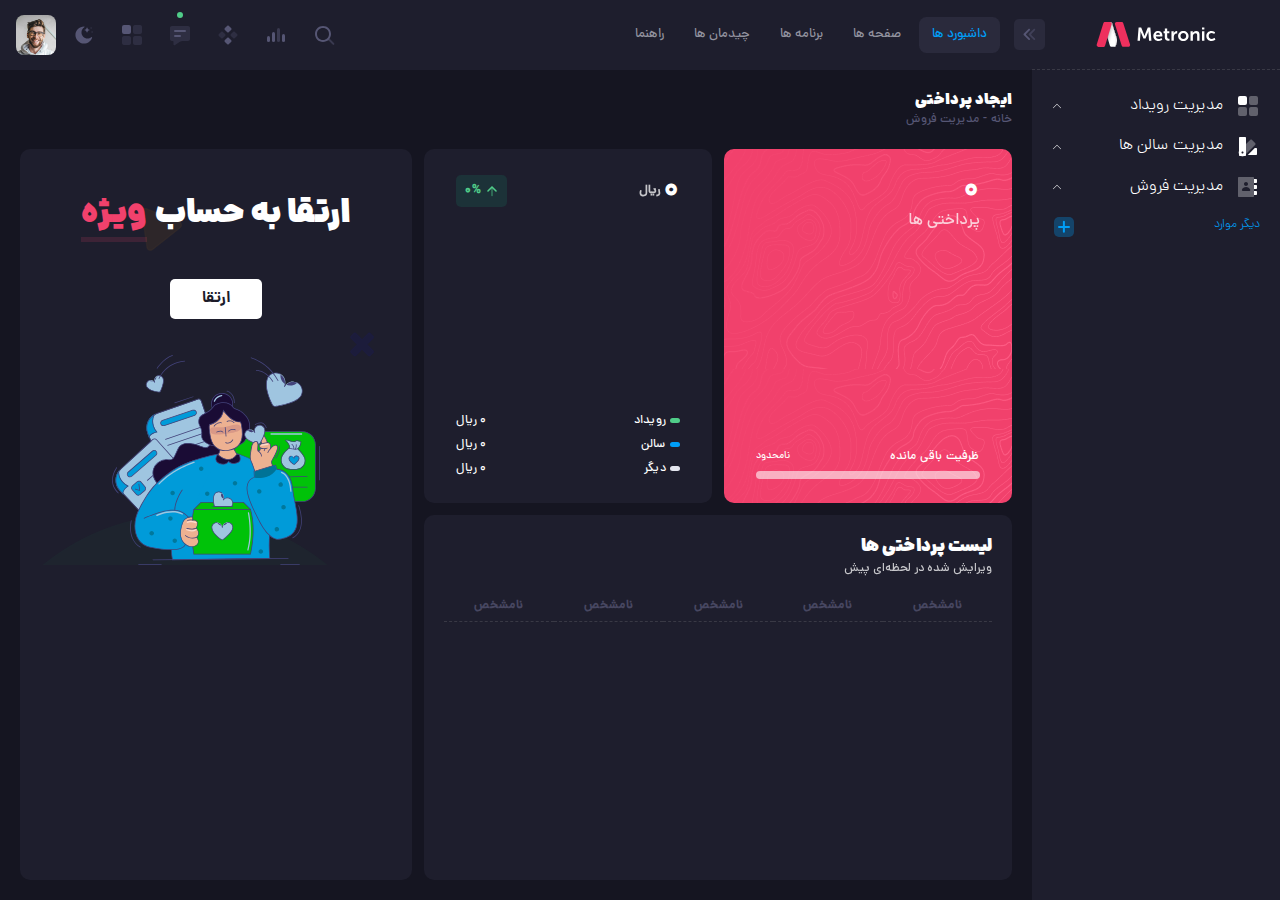
<file: dashboard/ListPayments.html>
<!DOCTYPE html>
<html lang="fa" dir="rtl">
<head>
    <meta charset="UTF-8">
    <meta name="viewport" content="width=device-width, initial-scale=1.0">
    <title>Dashboard</title>
    <link rel="stylesheet" href="../assets/css/fonts.min.css">
    <link rel="stylesheet" href="../assets/css/style.min.css">
    <link rel="stylesheet" href="../assets/css/style.frw.css">
    <link rel="shortcut icon" href="../favicon.ico" type="image/x-icon">
    <!-- <link rel="stylesheet" href="../assets/css/dark.min.css"> -->
</head>
<body>
    <div class="add-event box-open close absolute z-[10000000] flex justify-center items-center w-[100%] h-[100vh]">
        <div class="bx-op w-[40%] h-[90%] rounded-[10px] flex flex-col gap-3 p-5">
            <div class="header" dir="ltr">
                <svg class="light cursor-pointer" width="24" height="24" viewBox="0 0 24 24" fill="none" xmlns="http://www.w3.org/2000/svg">
                    <rect opacity="0.5" x="6" y="17.3137" width="16" height="2" rx="1" transform="rotate(-45 6 17.3137)" fill="currentColor"></rect>
                    <rect x="7.41422" y="6" width="16" height="2" rx="1" transform="rotate(45 7.41422 6)" fill="currentColor"></rect>
                </svg>
            </div>
            <div class="bx-wrapper flex flex-col items-center justify-center">
                <div class="bx-title light">
                    <p class="dana-h text-lg">ایجاد رویداد</p>
                </div>
                <div class="wrapper-app w-[100%] h-[100%] light">
                    <div class="form flex flex-col items-center w-[100%] gap-4 flex-wrap p-[2rem]">
                        <div class="w-[100%] name">
                            <p class="text text-sm require">نام و نام‌خانوادگی</p>
                            <input type="text" id="name" placeholder="نام و نام‌خانوادگی خود را وارد کنید">
                        </div>
                        <div class="w-[100%] date">
                            <p class="text text-sm require">تاریخ</p>
                            <input id="date" class="datepicker-demo num" type="text" id="date" placeholder="تاریخ شروع رویداد را وارد کنید">
                            <div id="inline-example"></div>
                        </div>
                        <div class="w-[100%] lounge">
                            <p class="text text-sm require">سالن</p>
                            <select name="" id="lounge">
                                <option value="سالن یک">سالن یک</option>
                            </select>
                        </div>
                        <div class="w-[100%] type">
                            <p class="text text-sm require">نوع</p>
                            <select name="" id="type">
                                <option value="خالی">خالی</option>
                            </select>
                        </div>
                        <div class="w-[100%] singer">
                            <p class="text text-sm require">خواننده</p>
                            <select name="" id="singer">
                                <option value="خالی">خالی</option>
                            </select>
                        </div>
                        <div class="w-[100%] mt-4 submit flex items-center justify-center">
                            <input type="submit" id="submit" value="ثبت">
                        </div>
                    </div>
                </div>
            </div>
        </div>
    </div>
    <div class="container w-[100vw] flex flex-row relative">
        <div class="sidebar">
            <div class="logo">
                <img src="../assets/media/logos/default-dark.svg" alt="">
                <img width="30" height="30" class="none" src="../assets/media/logos/default-small.svg" alt="">
            </div>
            <ul class="item flex mt-5 flex-col">
                <li class="flex cursor-pointer items-center flex-col py-1 px-5 gap-2 w-[100%]">
                    <div class="flex items-center justify-between w-[100%]">
                        <div class="flex gap-3 light vsgr">
                            <div class="icon">
                                <svg width="24" height="24" viewBox="0 0 24 24" fill="none" xmlns="http://www.w3.org/2000/svg">
                                    <rect x="2" y="2" width="9" height="9" rx="2" fill="currentColor"></rect>
                                    <rect opacity="0.3" x="13" y="2" width="9" height="9" rx="2" fill="currentColor"></rect>
                                    <rect opacity="0.3" x="13" y="13" width="9" height="9" rx="2" fill="currentColor"></rect>
                                    <rect opacity="0.3" x="2" y="13" width="9" height="9" rx="2" fill="currentColor"></rect>
                                </svg>
                            </div>
                            <div class="title dana-l">
                                مدیریت رویداد
                            </div>
                        </div>
                        <div class="arrow light">
                            <svg xmlns="http://www.w3.org/2000/svg" width="10" height="10" fill="currentColor" class="bi bi-chevron-up" viewBox="0 0 16 16">
                                <path fill-rule="evenodd" d="M7.646 4.646a.5.5 0 0 1 .708 0l6 6a.5.5 0 0 1-.708.708L8 5.707l-5.646 5.647a.5.5 0 0 1-.708-.708l6-6z"/>
                            </svg>
                        </div>
                    </div>
                    <ul class="box w-[100%] gap-1 flex flex-col">
                        <li class="flex items-center gap-2" onclick="redirect('./index.html')">
                            <div class="title flex items-center gap-2">
                                <span class="dot"></span>
                                <span>رویداد ها</span>
                            </div>
                        </li>
                    </ul>
                </li>
                <li class="flex items-center cursor-pointer flex-col py-1 px-5 gap-2 w-[100%]">
                    <div class="flex items-center justify-between w-[100%]">
                        <div class="flex gap-3 light vsgr">
                            <div class="icon">
                                <svg width="24" height="25" viewBox="0 0 24 25" fill="none" xmlns="http://www.w3.org/2000/svg">
                                    <path opacity="0.3" d="M8.9 21L7.19999 22.6999C6.79999 23.0999 6.2 23.0999 5.8 22.6999L4.1 21H8.9ZM4 16.0999L2.3 17.8C1.9 18.2 1.9 18.7999 2.3 19.1999L4 20.9V16.0999ZM19.3 9.1999L15.8 5.6999C15.4 5.2999 14.8 5.2999 14.4 5.6999L9 11.0999V21L19.3 10.6999C19.7 10.2999 19.7 9.5999 19.3 9.1999Z" fill="currentColor"></path>
                                    <path d="M21 15V20C21 20.6 20.6 21 20 21H11.8L18.8 14H20C20.6 14 21 14.4 21 15ZM10 21V4C10 3.4 9.6 3 9 3H4C3.4 3 3 3.4 3 4V21C3 21.6 3.4 22 4 22H9C9.6 22 10 21.6 10 21ZM7.5 18.5C7.5 19.1 7.1 19.5 6.5 19.5C5.9 19.5 5.5 19.1 5.5 18.5C5.5 17.9 5.9 17.5 6.5 17.5C7.1 17.5 7.5 17.9 7.5 18.5Z" fill="currentColor"></path>
                                </svg>
                            </div>
                            <div class="title dana-l">
                                مدیریت سالن ها
                            </div>
                        </div>
                        <div class="arrow light">
                            <svg xmlns="http://www.w3.org/2000/svg" width="10" height="10" fill="currentColor" class="bi bi-chevron-up" viewBox="0 0 16 16">
                                <path fill-rule="evenodd" d="M7.646 4.646a.5.5 0 0 1 .708 0l6 6a.5.5 0 0 1-.708.708L8 5.707l-5.646 5.647a.5.5 0 0 1-.708-.708l6-6z"/>
                            </svg>
                        </div>
                    </div>
                    <ul class="box w-[100%] gap-1 flex flex-col">
                        <li class="flex items-center gap-2" onclick="redirect('./Lounge.html')">
                            <div class="title flex items-center gap-2">
                                <span class="dot"></span>
                                <span>سالن ها</span>
                            </div>
                        </li>
                    </ul>
                </li>
                <li class="flex items-center cursor-pointer flex-col py-1 px-5 gap-2 w-[100%]">
                    <div class="flex items-center justify-between w-[100%]">
                        <div class="flex gap-3 light vsgr">
                            <div class="icon">
                                <svg width="24" height="24" viewBox="0 0 24 24" fill="none" xmlns="http://www.w3.org/2000/svg">
                                    <path d="M20 14H18V10H20C20.6 10 21 10.4 21 11V13C21 13.6 20.6 14 20 14ZM21 19V17C21 16.4 20.6 16 20 16H18V20H20C20.6 20 21 19.6 21 19ZM21 7V5C21 4.4 20.6 4 20 4H18V8H20C20.6 8 21 7.6 21 7Z" fill="currentColor"></path>
                                    <path opacity="0.3" d="M17 22H3C2.4 22 2 21.6 2 21V3C2 2.4 2.4 2 3 2H17C17.6 2 18 2.4 18 3V21C18 21.6 17.6 22 17 22ZM10 7C8.9 7 8 7.9 8 9C8 10.1 8.9 11 10 11C11.1 11 12 10.1 12 9C12 7.9 11.1 7 10 7ZM13.3 16C14 16 14.5 15.3 14.3 14.7C13.7 13.2 12 12 10.1 12C8.10001 12 6.49999 13.1 5.89999 14.7C5.59999 15.3 6.19999 16 7.39999 16H13.3Z" fill="currentColor"></path>
                                </svg>
                            </div>
                            <div class="title dana-l">
                                مدیریت فروش
                            </div>
                        </div>
                        <div class="arrow light">
                            <svg xmlns="http://www.w3.org/2000/svg" width="10" height="10" fill="currentColor" class="bi bi-chevron-up" viewBox="0 0 16 16">
                                <path fill-rule="evenodd" d="M7.646 4.646a.5.5 0 0 1 .708 0l6 6a.5.5 0 0 1-.708.708L8 5.707l-5.646 5.647a.5.5 0 0 1-.708-.708l6-6z"/>
                            </svg>
                        </div>
                    </div>
                    <ul class="box w-[100%] gap-1 flex flex-col">
                        <li class="flex items-center gap-2" onclick="redirect('./ListOrders.html')">
                            <div class="flex items-center gap-2">
                                <span class="dot"></span>
                                <span>لیست سفارشات</span>
                            </div>
                        </li>
                        <li class="flex items-center gap-2" onclick="redirect('./ListPayments.html')">
                            <div class="check title flex items-center gap-2">
                                <span class="dot"></span>
                                <span>لیست پرداختی ها</span>
                            </div>
                        </li>
                        <li class="flex items-center gap-2" onclick="redirect('./Reports.html')">
                            <div class="title flex items-center gap-2">
                                <span class="dot"></span>
                                <span>گزارشات</span>
                            </div>
                        </li>
                    </ul>
                </li>
                <li class="flex items-center transition ease-in-out delay-50 cursor-pointer hover:opacity-75 text-sm flex justify-between primary py-1 px-5 gap-2 w-[100%]">
                    <div class="flex light vsgr other-vst justify-between w-[100%]" dir="ltr">
                        <div class="icon">
                            <svg width="24" height="24" viewBox="0 0 24 24" fill="none" xmlns="http://www.w3.org/2000/svg">
                                <rect opacity="0.3" x="2" y="2" width="20" height="20" rx="5" fill="currentColor"></rect>
                                <rect x="10.8891" y="17.8033" width="12" height="2" rx="1" transform="rotate(-90 10.8891 17.8033)" fill="currentColor"></rect>
                                <rect x="6.01041" y="10.9247" width="12" height="2" rx="1" fill="currentColor"></rect>
                            </svg>
                        </div>
                        <div class="title dana-l">
                            دیگر موارد
                        </div>
                    </div>
                </li>
            </ul>
        </div>
        <div class="wrapper">
            <div class="header relative">
                <div class="collaps absolute top-[19px] right-[-.8rem] flex items-center justify-center text-center">
                    <svg viewBox="0 0 24 24" fill="none" xmlns="http://www.w3.org/2000/svg">
                        <path opacity="0.5" d="M14.2657 11.4343L18.45 7.25C18.8642 6.83579 18.8642 6.16421 18.45 5.75C18.0358 5.33579 17.3642 5.33579 16.95 5.75L11.4071 11.2929C11.0166 11.6834 11.0166 12.3166 11.4071 12.7071L16.95 18.25C17.3642 18.6642 18.0358 18.6642 18.45 18.25C18.8642 17.8358 18.8642 17.1642 18.45 16.75L14.2657 12.5657C13.9533 12.2533 13.9533 11.7467 14.2657 11.4343Z" fill="currentColor"></path>
                        <path d="M8.2657 11.4343L12.45 7.25C12.8642 6.83579 12.8642 6.16421 12.45 5.75C12.0358 5.33579 11.3642 5.33579 10.95 5.75L5.40712 11.2929C5.01659 11.6834 5.01659 12.3166 5.40712 12.7071L10.95 18.25C11.3642 18.6642 12.0358 18.6642 12.45 18.25C12.8642 17.8358 12.8642 17.1642 12.45 16.75L8.2657 12.5657C7.95328 12.2533 7.95328 11.7467 8.2657 11.4343Z" fill="currentColor"></path>
                    </svg>
                </div>
                <div class="nav ml-[1rem] mr-[2rem] h-[100%] flex items-center justify-between">
                    <ul class="parent-nav h-[100%] flex flex-row gap-1">
                        <li>
                            <div class="item flex items-center justify-center item-check">
                                <span>داشبورد ها</span>
                            </div>
                        </li>
                        <li>
                            <div class="item flex items-center justify-center">
                                <span>صفحه ها</span>
                            </div>
                        </li>
                        <li>
                            <div class="item flex items-center justify-center">
                                <span>برنامه ها</span>
                            </div>
                        </li>
                        <li>
                            <div class="item flex items-center justify-center">
                                <span>چیدمان ها</span>
                            </div>
                        </li>
                        <li>
                            <div class="item flex items-center justify-center">
                                <span>راهنما</span>
                            </div>
                        </li>
                    </ul>
                    <ul class="apps flex gap-2">
                        <li class="flex items-center justify-center">
                            <svg width="24" height="24" viewBox="0 0 24 24" fill="none" xmlns="http://www.w3.org/2000/svg">
                                <rect opacity="0.5" x="17.0365" y="15.1223" width="8.15546" height="2" rx="1" transform="rotate(45 17.0365 15.1223)" fill="currentColor"></rect>
                                <path d="M11 19C6.55556 19 3 15.4444 3 11C3 6.55556 6.55556 3 11 3C15.4444 3 19 6.55556 19 11C19 15.4444 15.4444 19 11 19ZM11 5C7.53333 5 5 7.53333 5 11C5 14.4667 7.53333 17 11 17C14.4667 17 17 14.4667 17 11C17 7.53333 14.4667 5 11 5Z" fill="currentColor"></path>
                            </svg>
                        </li>
                        <li class="flex items-center justify-center">
                            <svg width="24" height="24" viewBox="0 0 24 24" fill="none" xmlns="http://www.w3.org/2000/svg">
                                <rect x="8" y="9" width="3" height="10" rx="1.5" fill="currentColor"></rect>
                                <rect opacity="0.5" x="13" y="5" width="3" height="14" rx="1.5" fill="currentColor"></rect>
                                <rect x="18" y="11" width="3" height="8" rx="1.5" fill="currentColor"></rect>
                                <rect x="3" y="13" width="3" height="6" rx="1.5" fill="currentColor"></rect>
                            </svg>
                        </li>
                        <li class="flex items-center justify-center">
                            <svg width="24" height="24" viewBox="0 0 24 24" fill="none" xmlns="http://www.w3.org/2000/svg">
                                <path d="M11.2929 2.70711C11.6834 2.31658 12.3166 2.31658 12.7071 2.70711L15.2929 5.29289C15.6834 5.68342 15.6834 6.31658 15.2929 6.70711L12.7071 9.29289C12.3166 9.68342 11.6834 9.68342 11.2929 9.29289L8.70711 6.70711C8.31658 6.31658 8.31658 5.68342 8.70711 5.29289L11.2929 2.70711Z" fill="currentColor"></path>
                                <path d="M11.2929 14.7071C11.6834 14.3166 12.3166 14.3166 12.7071 14.7071L15.2929 17.2929C15.6834 17.6834 15.6834 18.3166 15.2929 18.7071L12.7071 21.2929C12.3166 21.6834 11.6834 21.6834 11.2929 21.2929L8.70711 18.7071C8.31658 18.3166 8.31658 17.6834 8.70711 17.2929L11.2929 14.7071Z" fill="currentColor"></path>
                                <path opacity="0.3" d="M5.29289 8.70711C5.68342 8.31658 6.31658 8.31658 6.70711 8.70711L9.29289 11.2929C9.68342 11.6834 9.68342 12.3166 9.29289 12.7071L6.70711 15.2929C6.31658 15.6834 5.68342 15.6834 5.29289 15.2929L2.70711 12.7071C2.31658 12.3166 2.31658 11.6834 2.70711 11.2929L5.29289 8.70711Z" fill="currentColor"></path>
                                <path opacity="0.3" d="M17.2929 8.70711C17.6834 8.31658 18.3166 8.31658 18.7071 8.70711L21.2929 11.2929C21.6834 11.6834 21.6834 12.3166 21.2929 12.7071L18.7071 15.2929C18.3166 15.6834 17.6834 15.6834 17.2929 15.2929L14.7071 12.7071C14.3166 12.3166 14.3166 11.6834 14.7071 11.2929L17.2929 8.70711Z" fill="currentColor"></path>
                            </svg>
                        </li>
                        <li class="flex items-center justify-center relative">
                            <span id="ticktack"></span>
                            <svg width="24" height="24" viewBox="0 0 24 24" fill="none" xmlns="http://www.w3.org/2000/svg">
                                <path opacity="0.3" d="M20 3H4C2.89543 3 2 3.89543 2 5V16C2 17.1046 2.89543 18 4 18H4.5C5.05228 18 5.5 18.4477 5.5 19V21.5052C5.5 22.1441 6.21212 22.5253 6.74376 22.1708L11.4885 19.0077C12.4741 18.3506 13.6321 18 14.8167 18H20C21.1046 18 22 17.1046 22 16V5C22 3.89543 21.1046 3 20 3Z" fill="currentColor"></path>
                                <rect x="6" y="12" width="7" height="2" rx="1" fill="currentColor"></rect>
                                <rect x="6" y="7" width="12" height="2" rx="1" fill="currentColor"></rect>
                            </svg>
                        </li>
                        <li class="flex items-center justify-center">
                            <svg width="24" height="24" viewBox="0 0 24 24" fill="none" xmlns="http://www.w3.org/2000/svg">
                                <rect x="2" y="2" width="9" height="9" rx="2" fill="currentColor"></rect>
                                <rect opacity="0.3" x="13" y="2" width="9" height="9" rx="2" fill="currentColor"></rect>
                                <rect opacity="0.3" x="13" y="13" width="9" height="9" rx="2" fill="currentColor"></rect>
                                <rect opacity="0.3" x="2" y="13" width="9" height="9" rx="2" fill="currentColor"></rect>
                            </svg>
                        </li>
                        <li class="flex items-center justify-center">
                            <svg width="24" height="24" viewBox="0 0 24 24" fill="none" xmlns="http://www.w3.org/2000/svg">
                                <path d="M19.0647 5.43757C19.3421 5.43757 19.567 5.21271 19.567 4.93534C19.567 4.65796 19.3421 4.43311 19.0647 4.43311C18.7874 4.43311 18.5625 4.65796 18.5625 4.93534C18.5625 5.21271 18.7874 5.43757 19.0647 5.43757Z" fill="currentColor"></path>
                                <path d="M20.0692 9.48884C20.3466 9.48884 20.5714 9.26398 20.5714 8.98661C20.5714 8.70923 20.3466 8.48438 20.0692 8.48438C19.7918 8.48438 19.567 8.70923 19.567 8.98661C19.567 9.26398 19.7918 9.48884 20.0692 9.48884Z" fill="currentColor"></path>
                                <path d="M12.0335 20.5714C15.6943 20.5714 18.9426 18.2053 20.1168 14.7338C20.1884 14.5225 20.1114 14.289 19.9284 14.161C19.746 14.034 19.5003 14.0418 19.3257 14.1821C18.2432 15.0546 16.9371 15.5156 15.5491 15.5156C12.2257 15.5156 9.48884 12.8122 9.48884 9.48886C9.48884 7.41079 10.5773 5.47137 12.3449 4.35752C12.5342 4.23832 12.6 4.00733 12.5377 3.79251C12.4759 3.57768 12.2571 3.42859 12.0335 3.42859C7.32556 3.42859 3.42857 7.29209 3.42857 12C3.42857 16.7079 7.32556 20.5714 12.0335 20.5714Z" fill="currentColor"></path>
                                <path d="M13.0379 7.47998C13.8688 7.47998 14.5446 8.15585 14.5446 8.98668C14.5446 9.26428 14.7693 9.48891 15.0469 9.48891C15.3245 9.48891 15.5491 9.26428 15.5491 8.98668C15.5491 8.15585 16.225 7.47998 17.0558 7.47998C17.3334 7.47998 17.558 7.25535 17.558 6.97775C17.558 6.70015 17.3334 6.47552 17.0558 6.47552C16.225 6.47552 15.5491 5.76616 15.5491 4.93534C15.5491 4.65774 15.3245 4.43311 15.0469 4.43311C14.7693 4.43311 14.5446 4.65774 14.5446 4.93534C14.5446 5.76616 13.8688 6.47552 13.0379 6.47552C12.7603 6.47552 12.5357 6.70015 12.5357 6.97775C12.5357 7.25535 12.7603 7.47998 13.0379 7.47998Z" fill="currentColor"></path>
                            </svg>
                        </li>
                        <li id="profile">
                            <img src="../assets/media/avatars/300-1.jpg" alt="">
                        </li>
                    </ul>
                </div>
            </div>
            <div class="page flex flex-col gap-5 p-5">
                <div class="page-address dana-b flex justify-between">
                    <div class="flex dana-b flex-col">
                        <span>ایجاد پرداختی</span>
                        <p>خانه - مدیریت فروش</p>
                    </div>
                    <div class="none dana-b">
                        <button class="btn" id="addEvent">
                            <span></span>
                        </button>
                    </div>
                </div>
                <div class="app flex flex-col gap-2">
                    <section class="flex flex-row gap-3 h-[100%]">
                        <div class="section-left w-[60%] gap-3 flex-col flex">
                            <div class="box-parent flex gap-3 h-[50%]">
                                <div class="box flex flex-col h-[100%] justify-between" style="background-color: #F1416C;background-image:url('../assets/media/patterns/vector-1.png')">
                                    <div class="title-box">
                                        <p class="text-3xl num" id="count-event">0</p>
                                        <span>پرداختی ها</span>
                                    </div>
                                    <div class="pending w-[100%] flex flex-col gap-1 items-center">
                                        <div class="title-pending w-[100%] light flex justify-between items-center">
                                            <p class="text-sm">ظرفیت باقی مانده</p>
                                            <span class="text-[10px] num">نامحدود</span>
                                        </div>
                                        <div class="progress w-[100%] h-[.5rem] rounded-[10px]">
                                            <div class="consumed h-[100%] rounded-[10px]"></div>
                                        </div>
                                    </div>
                                </div>
                                <div class="box flex flex-col h-[100%] justify-between bg-card">
                                    <div class="title-box flex justify-between items-center">
                                        <p class="text-3xl num flex items-center gap-1">0 <span class="text-sm">ريال</span></p>
                                        <div class="svg-icon flex">
                                            <svg width="24" height="24" viewBox="0 0 24 24" fill="none" xmlns="http://www.w3.org/2000/svg">
                                                <rect opacity="0.5" x="13" y="6" width="13" height="2" rx="1" transform="rotate(90 13 6)" fill="currentColor"></rect>
                                                <path d="M12.5657 8.56569L16.75 12.75C17.1642 13.1642 17.8358 13.1642 18.25 12.75C18.6642 12.3358 18.6642 11.6642 18.25 11.25L12.7071 5.70711C12.3166 5.31658 11.6834 5.31658 11.2929 5.70711L5.75 11.25C5.33579 11.6642 5.33579 12.3358 5.75 12.75C6.16421 13.1642 6.83579 13.1642 7.25 12.75L11.4343 8.56569C11.7467 8.25327 12.2533 8.25327 12.5657 8.56569Z" fill="currentColor"></path>
                                            </svg>
                                            <p class="num text-sm">0%</p>
                                        </div>
                                    </div>
                                    <div class="pending w-[100%] flex text-sm gap-1 items-center justify-between">
                                        <div class="bx light flex-col flex gap-1">
                                            <p class="flex items-center gap-1">رویداد</p>
                                            <p class="flex items-center gap-1">سالن</p>
                                            <p class="flex items-center gap-1">دیگر</p>
                                        </div>
                                        <div class="bx light flex flex-col gap-1">
                                            <p class="num">0 <span class="text-sm">ريال</span></p>
                                            <p class="num">0 <span class="text-sm">ريال</span></p>
                                            <p class="num">0 <span class="text-sm">ريال</span></p>
                                        </div>
                                    </div>
                                </div>
                            </div>
                            <div class="box-parent flex-col light flex gap-3 minh-50 w-[100%] p-5 bg-card rounded-[10px]">
                                <div class="flex flex-col light">
                                    <p class="text dana-h">لیست پرداختی ها</p>
                                    <span class="text-sm opacity-75">ویرایش شده در لحظه‌ای پیش</span>
                                </div>
                                <table class="items-parent light">
                                    <thead>
                                        <tr class="gray400">
                                            <th class="text-sm">نامشخص</th>
                                            <th class="text-sm">نامشخص</th>
                                            <th class="text-sm">نامشخص</th>
                                            <th class="text-sm">نامشخص</th>
                                            <th class="text-sm">نامشخص</th>
                                        </tr>
                                    </thead>
                                    <tbody id="tlistEvent" class="text-sm"></tbody>
                                </table>
                            </div>
                        </div>
                        <div class="section-right w-[40%]">
                            <div class="wrapper-app w-[100%] h-[26rem] flex p-[3rem] pb-[0] justify-between items-center flex-col gap-3" style="background-image: url('../assets/media/stock/900x600/42.png');">
                                <div class="text light">
                                    <p class="dana-h text-3xl flex gap-2">ارتقا به حساب <span class="flex flex-col gap-1">ویژه</span></p>
                                </div>
                                <a href="#" class="btn">
                                    <span class="dana-b">ارتقا</span>
                                </a>
                                <img src="../assets/media/illustrations/misc/upgrade-dark.svg" alt="">
                            </div>
                        </div>
                    </section>
                </div>
            </div>
        </div>
    </div>
    <script src="../assets/js/date.persian.js"></script>
    <script src="../assets/js/sweetalert2.all.min.js"></script>
    <script src="../assets/js/collaps.js"></script>
    <script src="../assets/js/events.js"></script>
    <script src="../assets/js/open-bx.js"></script>
    <script src="../assets/js/redirect.js"></script>
    <script src="../assets/js/showbox.js"></script>
    <script src="../assets/js/listevent.js"></script>
</body>
</html>
</file>
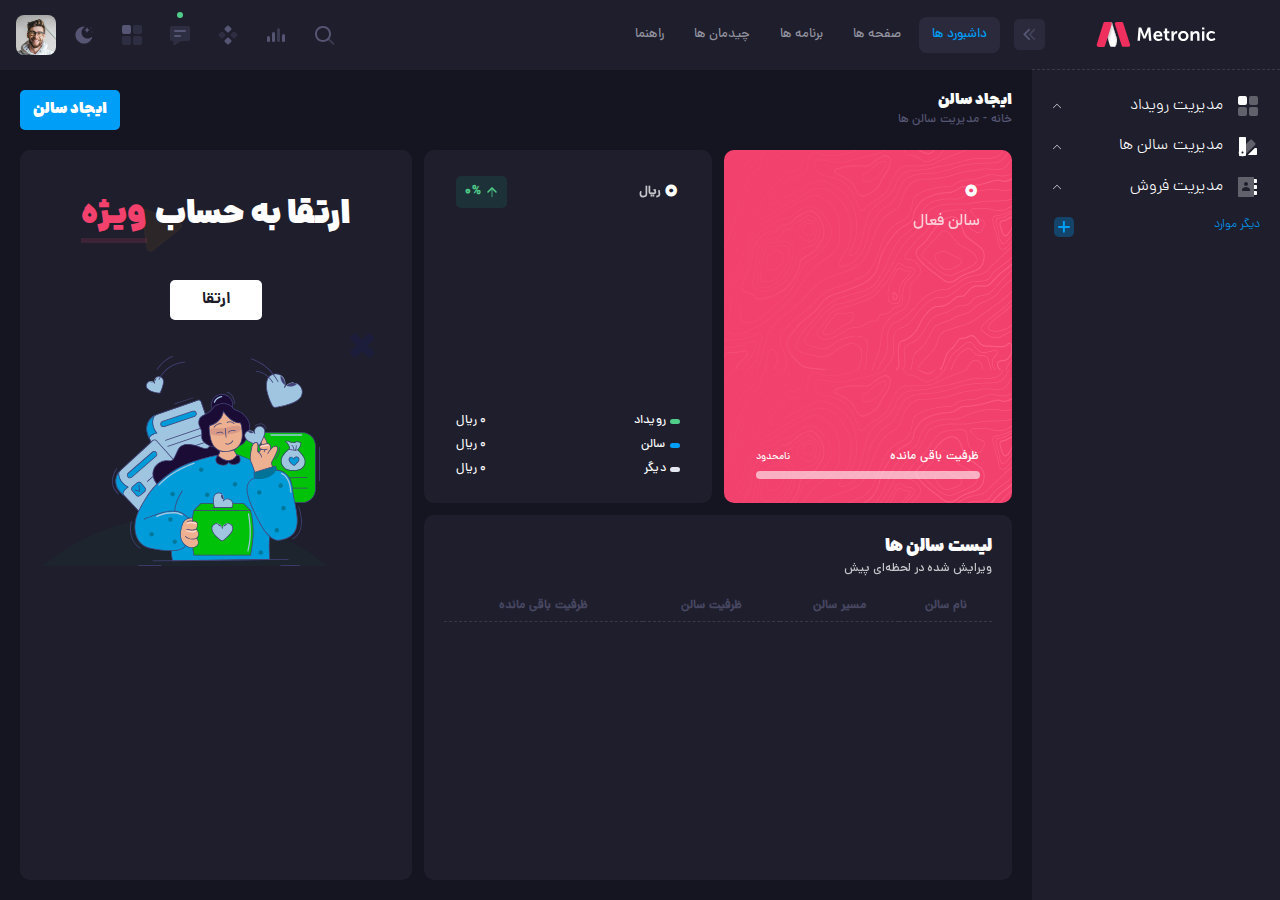
<file: dashboard/Lounge.html>
<!DOCTYPE html>
<html lang="fa" dir="rtl">
<head>
    <meta charset="UTF-8">
    <meta name="viewport" content="width=device-width, initial-scale=1.0">
    <title>Dashboard</title>
    <link rel="stylesheet" href="../assets/css/fonts.min.css">
    <link rel="stylesheet" href="../assets/css/style.min.css">
    <link rel="stylesheet" href="../assets/css/style.frw.css">
    <link rel="shortcut icon" href="../favicon.ico" type="image/x-icon">
    <!-- <link rel="stylesheet" href="../assets/css/dark.min.css"> -->
</head>
<body>
    <div class="add-event box-open close absolute z-[10000000] flex justify-center items-center w-[100%] h-[100vh]">
        <div class="bx-op w-[40%] rounded-[10px] flex flex-col gap-3 p-5">
            <div class="header" dir="ltr">
                <svg class="light cursor-pointer" width="24" height="24" viewBox="0 0 24 24" fill="none" xmlns="http://www.w3.org/2000/svg">
                    <rect opacity="0.5" x="6" y="17.3137" width="16" height="2" rx="1" transform="rotate(-45 6 17.3137)" fill="currentColor"></rect>
                    <rect x="7.41422" y="6" width="16" height="2" rx="1" transform="rotate(45 7.41422 6)" fill="currentColor"></rect>
                </svg>
            </div>
            <div class="bx-wrapper flex flex-col items-center justify-center">
                <div class="bx-title light">
                    <p class="dana-h text-lg">ایجاد سالن</p>
                </div>
                <div class="wrapper-app w-[100%] h-[100%] light">
                    <div class="form flex flex-col items-center w-[100%] gap-4 flex-wrap p-[2rem]">
                        <div class="w-[100%] name">
                            <p class="text text-sm require">نام سالن</p>
                            <input value="سالن بهمن" type="text" id="name" placeholder="نام سالن را وارد کنید">
                        </div>
                        <div class="w-[100%] route">
                            <p class="text text-sm require">مسیر سالن</p>
                            <input value="طبقه دوم" type="text" id="route" placeholder="مسیر سالن را وارد کنید">
                        </div>
                        <div class="w-[100%] capacity">
                            <p class="text text-sm require">ظرفیت سالن</p>
                            <input value="5" type="text" id="capacity" placeholder="ظرفیت سالن را وارد کنید">
                        </div>
                        <div class="w-[100%] mt-4 submit flex items-center justify-center">
                            <input type="submit" id="submit" value="ثبت">
                        </div>
                    </div>
                </div>
            </div>
        </div>
    </div>
    <div class="container w-[100vw] flex flex-row relative">
        <div class="sidebar">
            <div class="logo">
                <img src="../assets/media/logos/default-dark.svg" alt="">
                <img width="30" height="30" class="none" src="../assets/media/logos/default-small.svg" alt="">
            </div>
            <ul class="item flex mt-5 flex-col">
                <li class="flex cursor-pointer items-center flex-col py-1 px-5 gap-2 w-[100%]">
                    <div class="flex items-center justify-between w-[100%]">
                        <div class="flex gap-3 light vsgr">
                            <div class="icon">
                                <svg width="24" height="24" viewBox="0 0 24 24" fill="none" xmlns="http://www.w3.org/2000/svg">
                                    <rect x="2" y="2" width="9" height="9" rx="2" fill="currentColor"></rect>
                                    <rect opacity="0.3" x="13" y="2" width="9" height="9" rx="2" fill="currentColor"></rect>
                                    <rect opacity="0.3" x="13" y="13" width="9" height="9" rx="2" fill="currentColor"></rect>
                                    <rect opacity="0.3" x="2" y="13" width="9" height="9" rx="2" fill="currentColor"></rect>
                                </svg>
                            </div>
                            <div class="title dana-l">
                                مدیریت رویداد
                            </div>
                        </div>
                        <div class="arrow light">
                            <svg xmlns="http://www.w3.org/2000/svg" width="10" height="10" fill="currentColor" class="bi bi-chevron-up" viewBox="0 0 16 16">
                                <path fill-rule="evenodd" d="M7.646 4.646a.5.5 0 0 1 .708 0l6 6a.5.5 0 0 1-.708.708L8 5.707l-5.646 5.647a.5.5 0 0 1-.708-.708l6-6z"/>
                            </svg>
                        </div>
                    </div>
                    <ul class="box w-[100%] gap-1 flex flex-col">
                        <li class="flex items-center gap-2" onclick="redirect('./index.html')">
                            <div class="title flex items-center gap-2">
                                <span class="dot"></span>
                                <span>رویداد ها</span>
                            </div>
                        </li>
                    </ul>
                </li>
                <li class="flex items-center cursor-pointer flex-col py-1 px-5 gap-2 w-[100%]">
                    <div class="flex items-center justify-between w-[100%]">
                        <div class="flex gap-3 light vsgr">
                            <div class="icon">
                                <svg width="24" height="25" viewBox="0 0 24 25" fill="none" xmlns="http://www.w3.org/2000/svg">
                                    <path opacity="0.3" d="M8.9 21L7.19999 22.6999C6.79999 23.0999 6.2 23.0999 5.8 22.6999L4.1 21H8.9ZM4 16.0999L2.3 17.8C1.9 18.2 1.9 18.7999 2.3 19.1999L4 20.9V16.0999ZM19.3 9.1999L15.8 5.6999C15.4 5.2999 14.8 5.2999 14.4 5.6999L9 11.0999V21L19.3 10.6999C19.7 10.2999 19.7 9.5999 19.3 9.1999Z" fill="currentColor"></path>
                                    <path d="M21 15V20C21 20.6 20.6 21 20 21H11.8L18.8 14H20C20.6 14 21 14.4 21 15ZM10 21V4C10 3.4 9.6 3 9 3H4C3.4 3 3 3.4 3 4V21C3 21.6 3.4 22 4 22H9C9.6 22 10 21.6 10 21ZM7.5 18.5C7.5 19.1 7.1 19.5 6.5 19.5C5.9 19.5 5.5 19.1 5.5 18.5C5.5 17.9 5.9 17.5 6.5 17.5C7.1 17.5 7.5 17.9 7.5 18.5Z" fill="currentColor"></path>
                                </svg>
                            </div>
                            <div class="title dana-l">
                                مدیریت سالن ها
                            </div>
                        </div>
                        <div class="arrow light">
                            <svg xmlns="http://www.w3.org/2000/svg" width="10" height="10" fill="currentColor" class="bi bi-chevron-up" viewBox="0 0 16 16">
                                <path fill-rule="evenodd" d="M7.646 4.646a.5.5 0 0 1 .708 0l6 6a.5.5 0 0 1-.708.708L8 5.707l-5.646 5.647a.5.5 0 0 1-.708-.708l6-6z"/>
                            </svg>
                        </div>
                    </div>
                    <ul class="box w-[100%] gap-1 flex flex-col">
                        <li class="flex items-center gap-2" onclick="redirect('./Lounge.html')">
                            <div class="check title flex items-center gap-2">
                                <span class="dot"></span>
                                <span>سالن ها</span>
                            </div>
                        </li>
                    </ul>
                </li>
                <li class="flex items-center cursor-pointer flex-col py-1 px-5 gap-2 w-[100%]">
                    <div class="flex items-center justify-between w-[100%]">
                        <div class="flex gap-3 light vsgr">
                            <div class="icon">
                                <svg width="24" height="24" viewBox="0 0 24 24" fill="none" xmlns="http://www.w3.org/2000/svg">
                                    <path d="M20 14H18V10H20C20.6 10 21 10.4 21 11V13C21 13.6 20.6 14 20 14ZM21 19V17C21 16.4 20.6 16 20 16H18V20H20C20.6 20 21 19.6 21 19ZM21 7V5C21 4.4 20.6 4 20 4H18V8H20C20.6 8 21 7.6 21 7Z" fill="currentColor"></path>
                                    <path opacity="0.3" d="M17 22H3C2.4 22 2 21.6 2 21V3C2 2.4 2.4 2 3 2H17C17.6 2 18 2.4 18 3V21C18 21.6 17.6 22 17 22ZM10 7C8.9 7 8 7.9 8 9C8 10.1 8.9 11 10 11C11.1 11 12 10.1 12 9C12 7.9 11.1 7 10 7ZM13.3 16C14 16 14.5 15.3 14.3 14.7C13.7 13.2 12 12 10.1 12C8.10001 12 6.49999 13.1 5.89999 14.7C5.59999 15.3 6.19999 16 7.39999 16H13.3Z" fill="currentColor"></path>
                                </svg>
                            </div>
                            <div class="title dana-l">
                                مدیریت فروش
                            </div>
                        </div>
                        <div class="arrow light">
                            <svg xmlns="http://www.w3.org/2000/svg" width="10" height="10" fill="currentColor" class="bi bi-chevron-up" viewBox="0 0 16 16">
                                <path fill-rule="evenodd" d="M7.646 4.646a.5.5 0 0 1 .708 0l6 6a.5.5 0 0 1-.708.708L8 5.707l-5.646 5.647a.5.5 0 0 1-.708-.708l6-6z"/>
                            </svg>
                        </div>
                    </div>
                    <ul class="box w-[100%] gap-1 flex flex-col">
                        <li class="flex items-center gap-2" onclick="redirect('./ListOrders.html')">
                            <div class="title flex items-center gap-2">
                                <span class="dot"></span>
                                <span>لیست سفارشات</span>
                            </div>
                        </li>
                        <li class="flex items-center gap-2" onclick="redirect('./ListPayments.html')">
                            <div class="title flex items-center gap-2">
                                <span class="dot"></span>
                                <span>لیست پرداختی ها</span>
                            </div>
                        </li>
                        <li class="flex items-center gap-2" onclick="redirect('./Reports.html')">
                            <div class="title flex items-center gap-2">
                                <span class="dot"></span>
                                <span>گزارشات</span>
                            </div>
                        </li>
                    </ul>
                </li>
                <li class="flex items-center transition ease-in-out delay-50 cursor-pointer hover:opacity-75 text-sm flex justify-between primary py-1 px-5 gap-2 w-[100%]">
                    <div class="flex light vsgr other-vst justify-between w-[100%]" dir="ltr">
                        <div class="icon">
                            <svg width="24" height="24" viewBox="0 0 24 24" fill="none" xmlns="http://www.w3.org/2000/svg">
                                <rect opacity="0.3" x="2" y="2" width="20" height="20" rx="5" fill="currentColor"></rect>
                                <rect x="10.8891" y="17.8033" width="12" height="2" rx="1" transform="rotate(-90 10.8891 17.8033)" fill="currentColor"></rect>
                                <rect x="6.01041" y="10.9247" width="12" height="2" rx="1" fill="currentColor"></rect>
                            </svg>
                        </div>
                        <div class="title dana-l">
                            دیگر موارد
                        </div>
                    </div>
                </li>
            </ul>
        </div>
        <div class="wrapper">
            <div class="header relative">
                <div class="collaps absolute top-[19px] right-[-.8rem] flex items-center justify-center text-center">
                    <svg viewBox="0 0 24 24" fill="none" xmlns="http://www.w3.org/2000/svg">
                        <path opacity="0.5" d="M14.2657 11.4343L18.45 7.25C18.8642 6.83579 18.8642 6.16421 18.45 5.75C18.0358 5.33579 17.3642 5.33579 16.95 5.75L11.4071 11.2929C11.0166 11.6834 11.0166 12.3166 11.4071 12.7071L16.95 18.25C17.3642 18.6642 18.0358 18.6642 18.45 18.25C18.8642 17.8358 18.8642 17.1642 18.45 16.75L14.2657 12.5657C13.9533 12.2533 13.9533 11.7467 14.2657 11.4343Z" fill="currentColor"></path>
                        <path d="M8.2657 11.4343L12.45 7.25C12.8642 6.83579 12.8642 6.16421 12.45 5.75C12.0358 5.33579 11.3642 5.33579 10.95 5.75L5.40712 11.2929C5.01659 11.6834 5.01659 12.3166 5.40712 12.7071L10.95 18.25C11.3642 18.6642 12.0358 18.6642 12.45 18.25C12.8642 17.8358 12.8642 17.1642 12.45 16.75L8.2657 12.5657C7.95328 12.2533 7.95328 11.7467 8.2657 11.4343Z" fill="currentColor"></path>
                    </svg>
                </div>
                <div class="nav ml-[1rem] mr-[2rem] h-[100%] flex items-center justify-between">
                    <ul class="parent-nav h-[100%] flex flex-row gap-1">
                        <li>
                            <div class="item flex items-center justify-center item-check">
                                <span>داشبورد ها</span>
                            </div>
                        </li>
                        <li>
                            <div class="item flex items-center justify-center">
                                <span>صفحه ها</span>
                            </div>
                        </li>
                        <li>
                            <div class="item flex items-center justify-center">
                                <span>برنامه ها</span>
                            </div>
                        </li>
                        <li>
                            <div class="item flex items-center justify-center">
                                <span>چیدمان ها</span>
                            </div>
                        </li>
                        <li>
                            <div class="item flex items-center justify-center">
                                <span>راهنما</span>
                            </div>
                        </li>
                    </ul>
                    <ul class="apps flex gap-2">
                        <li class="flex items-center justify-center">
                            <svg width="24" height="24" viewBox="0 0 24 24" fill="none" xmlns="http://www.w3.org/2000/svg">
                                <rect opacity="0.5" x="17.0365" y="15.1223" width="8.15546" height="2" rx="1" transform="rotate(45 17.0365 15.1223)" fill="currentColor"></rect>
                                <path d="M11 19C6.55556 19 3 15.4444 3 11C3 6.55556 6.55556 3 11 3C15.4444 3 19 6.55556 19 11C19 15.4444 15.4444 19 11 19ZM11 5C7.53333 5 5 7.53333 5 11C5 14.4667 7.53333 17 11 17C14.4667 17 17 14.4667 17 11C17 7.53333 14.4667 5 11 5Z" fill="currentColor"></path>
                            </svg>
                        </li>
                        <li class="flex items-center justify-center">
                            <svg width="24" height="24" viewBox="0 0 24 24" fill="none" xmlns="http://www.w3.org/2000/svg">
                                <rect x="8" y="9" width="3" height="10" rx="1.5" fill="currentColor"></rect>
                                <rect opacity="0.5" x="13" y="5" width="3" height="14" rx="1.5" fill="currentColor"></rect>
                                <rect x="18" y="11" width="3" height="8" rx="1.5" fill="currentColor"></rect>
                                <rect x="3" y="13" width="3" height="6" rx="1.5" fill="currentColor"></rect>
                            </svg>
                        </li>
                        <li class="flex items-center justify-center">
                            <svg width="24" height="24" viewBox="0 0 24 24" fill="none" xmlns="http://www.w3.org/2000/svg">
                                <path d="M11.2929 2.70711C11.6834 2.31658 12.3166 2.31658 12.7071 2.70711L15.2929 5.29289C15.6834 5.68342 15.6834 6.31658 15.2929 6.70711L12.7071 9.29289C12.3166 9.68342 11.6834 9.68342 11.2929 9.29289L8.70711 6.70711C8.31658 6.31658 8.31658 5.68342 8.70711 5.29289L11.2929 2.70711Z" fill="currentColor"></path>
                                <path d="M11.2929 14.7071C11.6834 14.3166 12.3166 14.3166 12.7071 14.7071L15.2929 17.2929C15.6834 17.6834 15.6834 18.3166 15.2929 18.7071L12.7071 21.2929C12.3166 21.6834 11.6834 21.6834 11.2929 21.2929L8.70711 18.7071C8.31658 18.3166 8.31658 17.6834 8.70711 17.2929L11.2929 14.7071Z" fill="currentColor"></path>
                                <path opacity="0.3" d="M5.29289 8.70711C5.68342 8.31658 6.31658 8.31658 6.70711 8.70711L9.29289 11.2929C9.68342 11.6834 9.68342 12.3166 9.29289 12.7071L6.70711 15.2929C6.31658 15.6834 5.68342 15.6834 5.29289 15.2929L2.70711 12.7071C2.31658 12.3166 2.31658 11.6834 2.70711 11.2929L5.29289 8.70711Z" fill="currentColor"></path>
                                <path opacity="0.3" d="M17.2929 8.70711C17.6834 8.31658 18.3166 8.31658 18.7071 8.70711L21.2929 11.2929C21.6834 11.6834 21.6834 12.3166 21.2929 12.7071L18.7071 15.2929C18.3166 15.6834 17.6834 15.6834 17.2929 15.2929L14.7071 12.7071C14.3166 12.3166 14.3166 11.6834 14.7071 11.2929L17.2929 8.70711Z" fill="currentColor"></path>
                            </svg>
                        </li>
                        <li class="flex items-center justify-center relative">
                            <span id="ticktack"></span>
                            <svg width="24" height="24" viewBox="0 0 24 24" fill="none" xmlns="http://www.w3.org/2000/svg">
                                <path opacity="0.3" d="M20 3H4C2.89543 3 2 3.89543 2 5V16C2 17.1046 2.89543 18 4 18H4.5C5.05228 18 5.5 18.4477 5.5 19V21.5052C5.5 22.1441 6.21212 22.5253 6.74376 22.1708L11.4885 19.0077C12.4741 18.3506 13.6321 18 14.8167 18H20C21.1046 18 22 17.1046 22 16V5C22 3.89543 21.1046 3 20 3Z" fill="currentColor"></path>
                                <rect x="6" y="12" width="7" height="2" rx="1" fill="currentColor"></rect>
                                <rect x="6" y="7" width="12" height="2" rx="1" fill="currentColor"></rect>
                            </svg>
                        </li>
                        <li class="flex items-center justify-center">
                            <svg width="24" height="24" viewBox="0 0 24 24" fill="none" xmlns="http://www.w3.org/2000/svg">
                                <rect x="2" y="2" width="9" height="9" rx="2" fill="currentColor"></rect>
                                <rect opacity="0.3" x="13" y="2" width="9" height="9" rx="2" fill="currentColor"></rect>
                                <rect opacity="0.3" x="13" y="13" width="9" height="9" rx="2" fill="currentColor"></rect>
                                <rect opacity="0.3" x="2" y="13" width="9" height="9" rx="2" fill="currentColor"></rect>
                            </svg>
                        </li>
                        <li class="flex items-center justify-center">
                            <svg width="24" height="24" viewBox="0 0 24 24" fill="none" xmlns="http://www.w3.org/2000/svg">
                                <path d="M19.0647 5.43757C19.3421 5.43757 19.567 5.21271 19.567 4.93534C19.567 4.65796 19.3421 4.43311 19.0647 4.43311C18.7874 4.43311 18.5625 4.65796 18.5625 4.93534C18.5625 5.21271 18.7874 5.43757 19.0647 5.43757Z" fill="currentColor"></path>
                                <path d="M20.0692 9.48884C20.3466 9.48884 20.5714 9.26398 20.5714 8.98661C20.5714 8.70923 20.3466 8.48438 20.0692 8.48438C19.7918 8.48438 19.567 8.70923 19.567 8.98661C19.567 9.26398 19.7918 9.48884 20.0692 9.48884Z" fill="currentColor"></path>
                                <path d="M12.0335 20.5714C15.6943 20.5714 18.9426 18.2053 20.1168 14.7338C20.1884 14.5225 20.1114 14.289 19.9284 14.161C19.746 14.034 19.5003 14.0418 19.3257 14.1821C18.2432 15.0546 16.9371 15.5156 15.5491 15.5156C12.2257 15.5156 9.48884 12.8122 9.48884 9.48886C9.48884 7.41079 10.5773 5.47137 12.3449 4.35752C12.5342 4.23832 12.6 4.00733 12.5377 3.79251C12.4759 3.57768 12.2571 3.42859 12.0335 3.42859C7.32556 3.42859 3.42857 7.29209 3.42857 12C3.42857 16.7079 7.32556 20.5714 12.0335 20.5714Z" fill="currentColor"></path>
                                <path d="M13.0379 7.47998C13.8688 7.47998 14.5446 8.15585 14.5446 8.98668C14.5446 9.26428 14.7693 9.48891 15.0469 9.48891C15.3245 9.48891 15.5491 9.26428 15.5491 8.98668C15.5491 8.15585 16.225 7.47998 17.0558 7.47998C17.3334 7.47998 17.558 7.25535 17.558 6.97775C17.558 6.70015 17.3334 6.47552 17.0558 6.47552C16.225 6.47552 15.5491 5.76616 15.5491 4.93534C15.5491 4.65774 15.3245 4.43311 15.0469 4.43311C14.7693 4.43311 14.5446 4.65774 14.5446 4.93534C14.5446 5.76616 13.8688 6.47552 13.0379 6.47552C12.7603 6.47552 12.5357 6.70015 12.5357 6.97775C12.5357 7.25535 12.7603 7.47998 13.0379 7.47998Z" fill="currentColor"></path>
                            </svg>
                        </li>
                        <li id="profile">
                            <img src="../assets/media/avatars/300-1.jpg" alt="">
                        </li>
                    </ul>
                </div>
            </div>
            <div class="page flex flex-col gap-5 p-5">
                <div class="page-address dana-b flex justify-between">
                    <div class="flex dana-b flex-col">
                        <span>ایجاد سالن</span>
                        <p>خانه - مدیریت سالن ها</p>
                    </div>
                    <div class="flex dana-b">
                        <button class="btn" id="addEvent">
                            <span>ایجاد سالن</span>
                        </button>
                    </div>
                </div>
                <div class="app flex flex-col gap-2">
                    <section class="flex flex-row gap-3 h-[100%]">
                        <div class="section-left w-[60%] gap-3 flex-col flex">
                            <div class="box-parent flex gap-3 h-[50%]">
                                <div class="box flex flex-col h-[100%] justify-between" style="background-color: #F1416C;background-image:url('../assets/media/patterns/vector-1.png')">
                                    <div class="title-box">
                                        <p class="text-3xl num" id="count-event">0</p>
                                        <span>سالن فعال</span>
                                    </div>
                                    <div class="pending w-[100%] flex flex-col gap-1 items-center">
                                        <div class="title-pending w-[100%] light flex justify-between items-center">
                                            <p class="text-sm">ظرفیت باقی مانده</p>
                                            <span class="text-[10px] num">نامحدود</span>
                                        </div>
                                        <div class="progress w-[100%] h-[.5rem] rounded-[10px]">
                                            <div class="consumed h-[100%] rounded-[10px]"></div>
                                        </div>
                                    </div>
                                </div>
                                <div class="box flex flex-col h-[100%] justify-between bg-card">
                                    <div class="title-box flex justify-between items-center">
                                        <p class="text-3xl num flex items-center gap-1">0 <span class="text-sm">ريال</span></p>
                                        <div class="svg-icon flex">
                                            <svg width="24" height="24" viewBox="0 0 24 24" fill="none" xmlns="http://www.w3.org/2000/svg">
                                                <rect opacity="0.5" x="13" y="6" width="13" height="2" rx="1" transform="rotate(90 13 6)" fill="currentColor"></rect>
                                                <path d="M12.5657 8.56569L16.75 12.75C17.1642 13.1642 17.8358 13.1642 18.25 12.75C18.6642 12.3358 18.6642 11.6642 18.25 11.25L12.7071 5.70711C12.3166 5.31658 11.6834 5.31658 11.2929 5.70711L5.75 11.25C5.33579 11.6642 5.33579 12.3358 5.75 12.75C6.16421 13.1642 6.83579 13.1642 7.25 12.75L11.4343 8.56569C11.7467 8.25327 12.2533 8.25327 12.5657 8.56569Z" fill="currentColor"></path>
                                            </svg>
                                            <p class="num text-sm">0%</p>
                                        </div>
                                    </div>
                                    <div class="pending w-[100%] flex text-sm gap-1 items-center justify-between">
                                        <div class="bx light flex-col flex gap-1">
                                            <p class="flex items-center gap-1">رویداد</p>
                                            <p class="flex items-center gap-1">سالن</p>
                                            <p class="flex items-center gap-1">دیگر</p>
                                        </div>
                                        <div class="bx light flex flex-col gap-1">
                                            <p class="num">0 <span class="text-sm">ريال</span></p>
                                            <p class="num">0 <span class="text-sm">ريال</span></p>
                                            <p class="num">0 <span class="text-sm">ريال</span></p>
                                        </div>
                                    </div>
                                </div>
                            </div>
                            <div class="box-parent flex-col light flex gap-3 minh-50 w-[100%] p-5 bg-card rounded-[10px]">
                                <div class="flex flex-col light">
                                    <p class="text dana-h">لیست سالن ها</p>
                                    <span class="text-sm opacity-75">ویرایش شده در لحظه‌ای پیش</span>
                                </div>
                                <table class="items-parent light">
                                    <thead>
                                        <tr class="gray400">
                                            <th class="text-sm">نام سالن</th>
                                            <th class="text-sm">مسیر سالن</th>
                                            <th class="text-sm">ظرفیت سالن</th>
                                            <th class="text-sm">ظرفیت باقی مانده</th>
                                        </tr>
                                    </thead>
                                    <tbody id="tlistEvent" class="text-sm"></tbody>
                                </table>
                            </div>
                        </div>
                        <div class="section-right w-[40%]">
                            <div class="wrapper-app w-[100%] h-[26rem] flex p-[3rem] pb-[0] justify-between items-center flex-col gap-3" style="background-image: url('../assets/media/stock/900x600/42.png');">
                                <div class="text light">
                                    <p class="dana-h text-3xl flex gap-2">ارتقا به حساب <span class="flex flex-col gap-1">ویژه</span></p>
                                </div>
                                <a href="#" class="btn">
                                    <span class="dana-b">ارتقا</span>
                                </a>
                                <img src="../assets/media/illustrations/misc/upgrade-dark.svg" alt="">
                            </div>
                        </div>
                    </section>
                </div>
            </div>
        </div>
    </div>
    <script src="../assets/js/date.persian.js"></script>
    <script src="../assets/js/sweetalert2.all.min.js"></script>
    <script src="../assets/js/collaps.js"></script>
    <script src="../assets/js/open-bx.js"></script>
    <script src="../assets/js/lounges.js"></script>
    <script src="../assets/js/redirect.js"></script>
    <script src="../assets/js/showbox.js"></script>
    <script src="../assets/js/listLounge.js"></script>
</body>
</html>
</file>
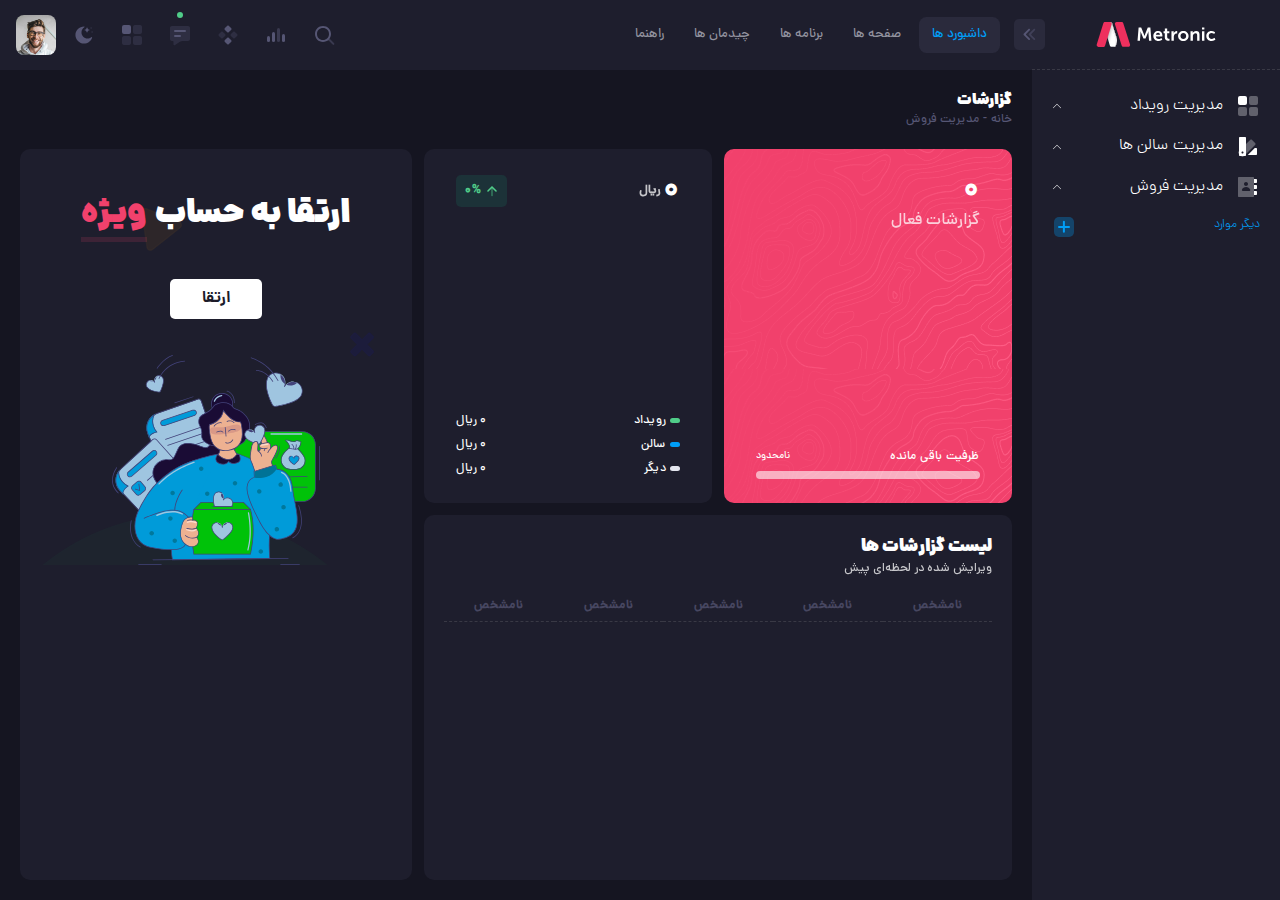
<file: dashboard/Reports.html>
<!DOCTYPE html>
<html lang="fa" dir="rtl">
<head>
    <meta charset="UTF-8">
    <meta name="viewport" content="width=device-width, initial-scale=1.0">
    <title>Dashboard</title>
    <link rel="stylesheet" href="../assets/css/fonts.min.css">
    <link rel="stylesheet" href="../assets/css/style.min.css">
    <link rel="stylesheet" href="../assets/css/style.frw.css">
    <link rel="shortcut icon" href="../favicon.ico" type="image/x-icon">
    <!-- <link rel="stylesheet" href="../assets/css/dark.min.css"> -->
</head>
<body>
    <div class="add-event box-open close absolute z-[10000000] flex justify-center items-center w-[100%] h-[100vh]">
        <div class="bx-op w-[40%] h-[90%] rounded-[10px] flex flex-col gap-3 p-5">
            <div class="header" dir="ltr">
                <svg class="light cursor-pointer" width="24" height="24" viewBox="0 0 24 24" fill="none" xmlns="http://www.w3.org/2000/svg">
                    <rect opacity="0.5" x="6" y="17.3137" width="16" height="2" rx="1" transform="rotate(-45 6 17.3137)" fill="currentColor"></rect>
                    <rect x="7.41422" y="6" width="16" height="2" rx="1" transform="rotate(45 7.41422 6)" fill="currentColor"></rect>
                </svg>
            </div>
            <div class="bx-wrapper flex flex-col items-center justify-center">
                <div class="bx-title light">
                    <p class="dana-h text-lg">ایجاد رویداد</p>
                </div>
                <div class="wrapper-app w-[100%] h-[100%] light">
                    <div class="form flex flex-col items-center w-[100%] gap-4 flex-wrap p-[2rem]">
                        <div class="w-[100%] name">
                            <p class="text text-sm require">نام و نام‌خانوادگی</p>
                            <input type="text" id="name" placeholder="نام و نام‌خانوادگی خود را وارد کنید">
                        </div>
                        <div class="w-[100%] date">
                            <p class="text text-sm require">تاریخ</p>
                            <input id="date" class="datepicker-demo num" type="text" id="date" placeholder="تاریخ شروع رویداد را وارد کنید">
                            <div id="inline-example"></div>
                        </div>
                        <div class="w-[100%] lounge">
                            <p class="text text-sm require">سالن</p>
                            <select name="" id="lounge">
                                <option value="سالن یک">سالن یک</option>
                            </select>
                        </div>
                        <div class="w-[100%] type">
                            <p class="text text-sm require">نوع</p>
                            <select name="" id="type">
                                <option value="خالی">خالی</option>
                            </select>
                        </div>
                        <div class="w-[100%] singer">
                            <p class="text text-sm require">خواننده</p>
                            <select name="" id="singer">
                                <option value="خالی">خالی</option>
                            </select>
                        </div>
                        <div class="w-[100%] mt-4 submit flex items-center justify-center">
                            <input type="submit" id="submit" value="ثبت">
                        </div>
                    </div>
                </div>
            </div>
        </div>
    </div>
    <div class="container w-[100vw] flex flex-row relative">
        <div class="sidebar">
            <div class="logo">
                <img src="../assets/media/logos/default-dark.svg" alt="">
                <img width="30" height="30" class="none" src="../assets/media/logos/default-small.svg" alt="">
            </div>
            <ul class="item flex mt-5 flex-col">
                <li class="flex cursor-pointer items-center flex-col py-1 px-5 gap-2 w-[100%]">
                    <div class="flex items-center justify-between w-[100%]">
                        <div class="flex gap-3 light vsgr">
                            <div class="icon">
                                <svg width="24" height="24" viewBox="0 0 24 24" fill="none" xmlns="http://www.w3.org/2000/svg">
                                    <rect x="2" y="2" width="9" height="9" rx="2" fill="currentColor"></rect>
                                    <rect opacity="0.3" x="13" y="2" width="9" height="9" rx="2" fill="currentColor"></rect>
                                    <rect opacity="0.3" x="13" y="13" width="9" height="9" rx="2" fill="currentColor"></rect>
                                    <rect opacity="0.3" x="2" y="13" width="9" height="9" rx="2" fill="currentColor"></rect>
                                </svg>
                            </div>
                            <div class="title dana-l">
                                مدیریت رویداد
                            </div>
                        </div>
                        <div class="arrow light">
                            <svg xmlns="http://www.w3.org/2000/svg" width="10" height="10" fill="currentColor" class="bi bi-chevron-up" viewBox="0 0 16 16">
                                <path fill-rule="evenodd" d="M7.646 4.646a.5.5 0 0 1 .708 0l6 6a.5.5 0 0 1-.708.708L8 5.707l-5.646 5.647a.5.5 0 0 1-.708-.708l6-6z"/>
                            </svg>
                        </div>
                    </div>
                    <ul class="box w-[100%] gap-1 flex flex-col">
                        <li class="flex items-center gap-2" onclick="redirect('./index.html')">
                            <div class="title flex items-center gap-2">
                                <span class="dot"></span>
                                <span>رویداد ها</span>
                            </div>
                        </li>
                    </ul>
                </li>
                <li class="flex items-center cursor-pointer flex-col py-1 px-5 gap-2 w-[100%]">
                    <div class="flex items-center justify-between w-[100%]">
                        <div class="flex gap-3 light vsgr">
                            <div class="icon">
                                <svg width="24" height="25" viewBox="0 0 24 25" fill="none" xmlns="http://www.w3.org/2000/svg">
                                    <path opacity="0.3" d="M8.9 21L7.19999 22.6999C6.79999 23.0999 6.2 23.0999 5.8 22.6999L4.1 21H8.9ZM4 16.0999L2.3 17.8C1.9 18.2 1.9 18.7999 2.3 19.1999L4 20.9V16.0999ZM19.3 9.1999L15.8 5.6999C15.4 5.2999 14.8 5.2999 14.4 5.6999L9 11.0999V21L19.3 10.6999C19.7 10.2999 19.7 9.5999 19.3 9.1999Z" fill="currentColor"></path>
                                    <path d="M21 15V20C21 20.6 20.6 21 20 21H11.8L18.8 14H20C20.6 14 21 14.4 21 15ZM10 21V4C10 3.4 9.6 3 9 3H4C3.4 3 3 3.4 3 4V21C3 21.6 3.4 22 4 22H9C9.6 22 10 21.6 10 21ZM7.5 18.5C7.5 19.1 7.1 19.5 6.5 19.5C5.9 19.5 5.5 19.1 5.5 18.5C5.5 17.9 5.9 17.5 6.5 17.5C7.1 17.5 7.5 17.9 7.5 18.5Z" fill="currentColor"></path>
                                </svg>
                            </div>
                            <div class="title dana-l">
                                مدیریت سالن ها
                            </div>
                        </div>
                        <div class="arrow light">
                            <svg xmlns="http://www.w3.org/2000/svg" width="10" height="10" fill="currentColor" class="bi bi-chevron-up" viewBox="0 0 16 16">
                                <path fill-rule="evenodd" d="M7.646 4.646a.5.5 0 0 1 .708 0l6 6a.5.5 0 0 1-.708.708L8 5.707l-5.646 5.647a.5.5 0 0 1-.708-.708l6-6z"/>
                            </svg>
                        </div>
                    </div>
                    <ul class="box w-[100%] gap-1 flex flex-col">
                        <li class="flex items-center gap-2" onclick="redirect('./Lounge.html')">
                            <div class="title flex items-center gap-2">
                                <span class="dot"></span>
                                <span>سالن ها</span>
                            </div>
                        </li>
                    </ul>
                </li>
                <li class="flex items-center cursor-pointer flex-col py-1 px-5 gap-2 w-[100%]">
                    <div class="flex items-center justify-between w-[100%]">
                        <div class="flex gap-3 light vsgr">
                            <div class="icon">
                                <svg width="24" height="24" viewBox="0 0 24 24" fill="none" xmlns="http://www.w3.org/2000/svg">
                                    <path d="M20 14H18V10H20C20.6 10 21 10.4 21 11V13C21 13.6 20.6 14 20 14ZM21 19V17C21 16.4 20.6 16 20 16H18V20H20C20.6 20 21 19.6 21 19ZM21 7V5C21 4.4 20.6 4 20 4H18V8H20C20.6 8 21 7.6 21 7Z" fill="currentColor"></path>
                                    <path opacity="0.3" d="M17 22H3C2.4 22 2 21.6 2 21V3C2 2.4 2.4 2 3 2H17C17.6 2 18 2.4 18 3V21C18 21.6 17.6 22 17 22ZM10 7C8.9 7 8 7.9 8 9C8 10.1 8.9 11 10 11C11.1 11 12 10.1 12 9C12 7.9 11.1 7 10 7ZM13.3 16C14 16 14.5 15.3 14.3 14.7C13.7 13.2 12 12 10.1 12C8.10001 12 6.49999 13.1 5.89999 14.7C5.59999 15.3 6.19999 16 7.39999 16H13.3Z" fill="currentColor"></path>
                                </svg>
                            </div>
                            <div class="title dana-l">
                                مدیریت فروش
                            </div>
                        </div>
                        <div class="arrow light">
                            <svg xmlns="http://www.w3.org/2000/svg" width="10" height="10" fill="currentColor" class="bi bi-chevron-up" viewBox="0 0 16 16">
                                <path fill-rule="evenodd" d="M7.646 4.646a.5.5 0 0 1 .708 0l6 6a.5.5 0 0 1-.708.708L8 5.707l-5.646 5.647a.5.5 0 0 1-.708-.708l6-6z"/>
                            </svg>
                        </div>
                    </div>
                    <ul class="box w-[100%] gap-1 flex flex-col">
                        <li class="flex items-center gap-2" onclick="redirect('./ListOrders.html')">
                            <div class="flex items-center gap-2">
                                <span class="dot"></span>
                                <span>لیست سفارشات</span>
                            </div>
                        </li>
                        <li class="flex items-center gap-2" onclick="redirect('./ListPayments.html')">
                            <div class="title flex items-center gap-2">
                                <span class="dot"></span>
                                <span>لیست پرداختی ها</span>
                            </div>
                        </li>
                        <li class="flex items-center gap-2" onclick="redirect('./Reports.html')">
                            <div class="check title flex items-center gap-2">
                                <span class="dot"></span>
                                <span>گزارشات</span>
                            </div>
                        </li>
                    </ul>
                </li>
                <li class="flex items-center transition ease-in-out delay-50 cursor-pointer hover:opacity-75 text-sm flex justify-between primary py-1 px-5 gap-2 w-[100%]">
                    <div class="flex light vsgr other-vst justify-between w-[100%]" dir="ltr">
                        <div class="icon">
                            <svg width="24" height="24" viewBox="0 0 24 24" fill="none" xmlns="http://www.w3.org/2000/svg">
                                <rect opacity="0.3" x="2" y="2" width="20" height="20" rx="5" fill="currentColor"></rect>
                                <rect x="10.8891" y="17.8033" width="12" height="2" rx="1" transform="rotate(-90 10.8891 17.8033)" fill="currentColor"></rect>
                                <rect x="6.01041" y="10.9247" width="12" height="2" rx="1" fill="currentColor"></rect>
                            </svg>
                        </div>
                        <div class="title dana-l">
                            دیگر موارد
                        </div>
                    </div>
                </li>
            </ul>
        </div>
        <div class="wrapper">
            <div class="header relative">
                <div class="collaps absolute top-[19px] right-[-.8rem] flex items-center justify-center text-center">
                    <svg viewBox="0 0 24 24" fill="none" xmlns="http://www.w3.org/2000/svg">
                        <path opacity="0.5" d="M14.2657 11.4343L18.45 7.25C18.8642 6.83579 18.8642 6.16421 18.45 5.75C18.0358 5.33579 17.3642 5.33579 16.95 5.75L11.4071 11.2929C11.0166 11.6834 11.0166 12.3166 11.4071 12.7071L16.95 18.25C17.3642 18.6642 18.0358 18.6642 18.45 18.25C18.8642 17.8358 18.8642 17.1642 18.45 16.75L14.2657 12.5657C13.9533 12.2533 13.9533 11.7467 14.2657 11.4343Z" fill="currentColor"></path>
                        <path d="M8.2657 11.4343L12.45 7.25C12.8642 6.83579 12.8642 6.16421 12.45 5.75C12.0358 5.33579 11.3642 5.33579 10.95 5.75L5.40712 11.2929C5.01659 11.6834 5.01659 12.3166 5.40712 12.7071L10.95 18.25C11.3642 18.6642 12.0358 18.6642 12.45 18.25C12.8642 17.8358 12.8642 17.1642 12.45 16.75L8.2657 12.5657C7.95328 12.2533 7.95328 11.7467 8.2657 11.4343Z" fill="currentColor"></path>
                    </svg>
                </div>
                <div class="nav ml-[1rem] mr-[2rem] h-[100%] flex items-center justify-between">
                    <ul class="parent-nav h-[100%] flex flex-row gap-1">
                        <li>
                            <div class="item flex items-center justify-center item-check">
                                <span>داشبورد ها</span>
                            </div>
                        </li>
                        <li>
                            <div class="item flex items-center justify-center">
                                <span>صفحه ها</span>
                            </div>
                        </li>
                        <li>
                            <div class="item flex items-center justify-center">
                                <span>برنامه ها</span>
                            </div>
                        </li>
                        <li>
                            <div class="item flex items-center justify-center">
                                <span>چیدمان ها</span>
                            </div>
                        </li>
                        <li>
                            <div class="item flex items-center justify-center">
                                <span>راهنما</span>
                            </div>
                        </li>
                    </ul>
                    <ul class="apps flex gap-2">
                        <li class="flex items-center justify-center">
                            <svg width="24" height="24" viewBox="0 0 24 24" fill="none" xmlns="http://www.w3.org/2000/svg">
                                <rect opacity="0.5" x="17.0365" y="15.1223" width="8.15546" height="2" rx="1" transform="rotate(45 17.0365 15.1223)" fill="currentColor"></rect>
                                <path d="M11 19C6.55556 19 3 15.4444 3 11C3 6.55556 6.55556 3 11 3C15.4444 3 19 6.55556 19 11C19 15.4444 15.4444 19 11 19ZM11 5C7.53333 5 5 7.53333 5 11C5 14.4667 7.53333 17 11 17C14.4667 17 17 14.4667 17 11C17 7.53333 14.4667 5 11 5Z" fill="currentColor"></path>
                            </svg>
                        </li>
                        <li class="flex items-center justify-center">
                            <svg width="24" height="24" viewBox="0 0 24 24" fill="none" xmlns="http://www.w3.org/2000/svg">
                                <rect x="8" y="9" width="3" height="10" rx="1.5" fill="currentColor"></rect>
                                <rect opacity="0.5" x="13" y="5" width="3" height="14" rx="1.5" fill="currentColor"></rect>
                                <rect x="18" y="11" width="3" height="8" rx="1.5" fill="currentColor"></rect>
                                <rect x="3" y="13" width="3" height="6" rx="1.5" fill="currentColor"></rect>
                            </svg>
                        </li>
                        <li class="flex items-center justify-center">
                            <svg width="24" height="24" viewBox="0 0 24 24" fill="none" xmlns="http://www.w3.org/2000/svg">
                                <path d="M11.2929 2.70711C11.6834 2.31658 12.3166 2.31658 12.7071 2.70711L15.2929 5.29289C15.6834 5.68342 15.6834 6.31658 15.2929 6.70711L12.7071 9.29289C12.3166 9.68342 11.6834 9.68342 11.2929 9.29289L8.70711 6.70711C8.31658 6.31658 8.31658 5.68342 8.70711 5.29289L11.2929 2.70711Z" fill="currentColor"></path>
                                <path d="M11.2929 14.7071C11.6834 14.3166 12.3166 14.3166 12.7071 14.7071L15.2929 17.2929C15.6834 17.6834 15.6834 18.3166 15.2929 18.7071L12.7071 21.2929C12.3166 21.6834 11.6834 21.6834 11.2929 21.2929L8.70711 18.7071C8.31658 18.3166 8.31658 17.6834 8.70711 17.2929L11.2929 14.7071Z" fill="currentColor"></path>
                                <path opacity="0.3" d="M5.29289 8.70711C5.68342 8.31658 6.31658 8.31658 6.70711 8.70711L9.29289 11.2929C9.68342 11.6834 9.68342 12.3166 9.29289 12.7071L6.70711 15.2929C6.31658 15.6834 5.68342 15.6834 5.29289 15.2929L2.70711 12.7071C2.31658 12.3166 2.31658 11.6834 2.70711 11.2929L5.29289 8.70711Z" fill="currentColor"></path>
                                <path opacity="0.3" d="M17.2929 8.70711C17.6834 8.31658 18.3166 8.31658 18.7071 8.70711L21.2929 11.2929C21.6834 11.6834 21.6834 12.3166 21.2929 12.7071L18.7071 15.2929C18.3166 15.6834 17.6834 15.6834 17.2929 15.2929L14.7071 12.7071C14.3166 12.3166 14.3166 11.6834 14.7071 11.2929L17.2929 8.70711Z" fill="currentColor"></path>
                            </svg>
                        </li>
                        <li class="flex items-center justify-center relative">
                            <span id="ticktack"></span>
                            <svg width="24" height="24" viewBox="0 0 24 24" fill="none" xmlns="http://www.w3.org/2000/svg">
                                <path opacity="0.3" d="M20 3H4C2.89543 3 2 3.89543 2 5V16C2 17.1046 2.89543 18 4 18H4.5C5.05228 18 5.5 18.4477 5.5 19V21.5052C5.5 22.1441 6.21212 22.5253 6.74376 22.1708L11.4885 19.0077C12.4741 18.3506 13.6321 18 14.8167 18H20C21.1046 18 22 17.1046 22 16V5C22 3.89543 21.1046 3 20 3Z" fill="currentColor"></path>
                                <rect x="6" y="12" width="7" height="2" rx="1" fill="currentColor"></rect>
                                <rect x="6" y="7" width="12" height="2" rx="1" fill="currentColor"></rect>
                            </svg>
                        </li>
                        <li class="flex items-center justify-center">
                            <svg width="24" height="24" viewBox="0 0 24 24" fill="none" xmlns="http://www.w3.org/2000/svg">
                                <rect x="2" y="2" width="9" height="9" rx="2" fill="currentColor"></rect>
                                <rect opacity="0.3" x="13" y="2" width="9" height="9" rx="2" fill="currentColor"></rect>
                                <rect opacity="0.3" x="13" y="13" width="9" height="9" rx="2" fill="currentColor"></rect>
                                <rect opacity="0.3" x="2" y="13" width="9" height="9" rx="2" fill="currentColor"></rect>
                            </svg>
                        </li>
                        <li class="flex items-center justify-center">
                            <svg width="24" height="24" viewBox="0 0 24 24" fill="none" xmlns="http://www.w3.org/2000/svg">
                                <path d="M19.0647 5.43757C19.3421 5.43757 19.567 5.21271 19.567 4.93534C19.567 4.65796 19.3421 4.43311 19.0647 4.43311C18.7874 4.43311 18.5625 4.65796 18.5625 4.93534C18.5625 5.21271 18.7874 5.43757 19.0647 5.43757Z" fill="currentColor"></path>
                                <path d="M20.0692 9.48884C20.3466 9.48884 20.5714 9.26398 20.5714 8.98661C20.5714 8.70923 20.3466 8.48438 20.0692 8.48438C19.7918 8.48438 19.567 8.70923 19.567 8.98661C19.567 9.26398 19.7918 9.48884 20.0692 9.48884Z" fill="currentColor"></path>
                                <path d="M12.0335 20.5714C15.6943 20.5714 18.9426 18.2053 20.1168 14.7338C20.1884 14.5225 20.1114 14.289 19.9284 14.161C19.746 14.034 19.5003 14.0418 19.3257 14.1821C18.2432 15.0546 16.9371 15.5156 15.5491 15.5156C12.2257 15.5156 9.48884 12.8122 9.48884 9.48886C9.48884 7.41079 10.5773 5.47137 12.3449 4.35752C12.5342 4.23832 12.6 4.00733 12.5377 3.79251C12.4759 3.57768 12.2571 3.42859 12.0335 3.42859C7.32556 3.42859 3.42857 7.29209 3.42857 12C3.42857 16.7079 7.32556 20.5714 12.0335 20.5714Z" fill="currentColor"></path>
                                <path d="M13.0379 7.47998C13.8688 7.47998 14.5446 8.15585 14.5446 8.98668C14.5446 9.26428 14.7693 9.48891 15.0469 9.48891C15.3245 9.48891 15.5491 9.26428 15.5491 8.98668C15.5491 8.15585 16.225 7.47998 17.0558 7.47998C17.3334 7.47998 17.558 7.25535 17.558 6.97775C17.558 6.70015 17.3334 6.47552 17.0558 6.47552C16.225 6.47552 15.5491 5.76616 15.5491 4.93534C15.5491 4.65774 15.3245 4.43311 15.0469 4.43311C14.7693 4.43311 14.5446 4.65774 14.5446 4.93534C14.5446 5.76616 13.8688 6.47552 13.0379 6.47552C12.7603 6.47552 12.5357 6.70015 12.5357 6.97775C12.5357 7.25535 12.7603 7.47998 13.0379 7.47998Z" fill="currentColor"></path>
                            </svg>
                        </li>
                        <li id="profile">
                            <img src="../assets/media/avatars/300-1.jpg" alt="">
                        </li>
                    </ul>
                </div>
            </div>
            <div class="page flex flex-col gap-5 p-5">
                <div class="page-address dana-b flex justify-between">
                    <div class="flex dana-b flex-col">
                        <span>گزارشات</span>
                        <p>خانه - مدیریت فروش</p>
                    </div>
                    <div class="none dana-b">
                        <button class="btn" id="addEvent">
                            <span></span>
                        </button>
                    </div>
                </div>
                <div class="app flex flex-col gap-2">
                    <section class="flex flex-row gap-3 h-[100%]">
                        <div class="section-left w-[60%] gap-3 flex-col flex">
                            <div class="box-parent flex gap-3 h-[50%]">
                                <div class="box flex flex-col h-[100%] justify-between" style="background-color: #F1416C;background-image:url('../assets/media/patterns/vector-1.png')">
                                    <div class="title-box">
                                        <p class="text-3xl num" id="count-event">0</p>
                                        <span>گزارشات فعال</span>
                                    </div>
                                    <div class="pending w-[100%] flex flex-col gap-1 items-center">
                                        <div class="title-pending w-[100%] light flex justify-between items-center">
                                            <p class="text-sm">ظرفیت باقی مانده</p>
                                            <span class="text-[10px] num">نامحدود</span>
                                        </div>
                                        <div class="progress w-[100%] h-[.5rem] rounded-[10px]">
                                            <div class="consumed h-[100%] rounded-[10px]"></div>
                                        </div>
                                    </div>
                                </div>
                                <div class="box flex flex-col h-[100%] justify-between bg-card">
                                    <div class="title-box flex justify-between items-center">
                                        <p class="text-3xl num flex items-center gap-1">0 <span class="text-sm">ريال</span></p>
                                        <div class="svg-icon flex">
                                            <svg width="24" height="24" viewBox="0 0 24 24" fill="none" xmlns="http://www.w3.org/2000/svg">
                                                <rect opacity="0.5" x="13" y="6" width="13" height="2" rx="1" transform="rotate(90 13 6)" fill="currentColor"></rect>
                                                <path d="M12.5657 8.56569L16.75 12.75C17.1642 13.1642 17.8358 13.1642 18.25 12.75C18.6642 12.3358 18.6642 11.6642 18.25 11.25L12.7071 5.70711C12.3166 5.31658 11.6834 5.31658 11.2929 5.70711L5.75 11.25C5.33579 11.6642 5.33579 12.3358 5.75 12.75C6.16421 13.1642 6.83579 13.1642 7.25 12.75L11.4343 8.56569C11.7467 8.25327 12.2533 8.25327 12.5657 8.56569Z" fill="currentColor"></path>
                                            </svg>
                                            <p class="num text-sm">0%</p>
                                        </div>
                                    </div>
                                    <div class="pending w-[100%] flex text-sm gap-1 items-center justify-between">
                                        <div class="bx light flex-col flex gap-1">
                                            <p class="flex items-center gap-1">رویداد</p>
                                            <p class="flex items-center gap-1">سالن</p>
                                            <p class="flex items-center gap-1">دیگر</p>
                                        </div>
                                        <div class="bx light flex flex-col gap-1">
                                            <p class="num">0 <span class="text-sm">ريال</span></p>
                                            <p class="num">0 <span class="text-sm">ريال</span></p>
                                            <p class="num">0 <span class="text-sm">ريال</span></p>
                                        </div>
                                    </div>
                                </div>
                            </div>
                            <div class="box-parent flex-col light flex gap-3 minh-50 w-[100%] p-5 bg-card rounded-[10px]">
                                <div class="flex flex-col light">
                                    <p class="text dana-h">لیست گزارشات ها</p>
                                    <span class="text-sm opacity-75">ویرایش شده در لحظه‌ای پیش</span>
                                </div>
                                <table class="items-parent light">
                                    <thead>
                                        <tr class="gray400">
                                            <th class="text-sm">نامشخص</th>
                                            <th class="text-sm">نامشخص</th>
                                            <th class="text-sm">نامشخص</th>
                                            <th class="text-sm">نامشخص</th>
                                            <th class="text-sm">نامشخص</th>
                                        </tr>
                                    </thead>
                                    <tbody id="tlistEvent" class="text-sm"></tbody>
                                </table>
                            </div>
                        </div>
                        <div class="section-right w-[40%]">
                            <div class="wrapper-app w-[100%] h-[26rem] flex p-[3rem] pb-[0] justify-between items-center flex-col gap-3" style="background-image: url('../assets/media/stock/900x600/42.png');">
                                <div class="text light">
                                    <p class="dana-h text-3xl flex gap-2">ارتقا به حساب <span class="flex flex-col gap-1">ویژه</span></p>
                                </div>
                                <a href="#" class="btn">
                                    <span class="dana-b">ارتقا</span>
                                </a>
                                <img src="../assets/media/illustrations/misc/upgrade-dark.svg" alt="">
                            </div>
                        </div>
                    </section>
                </div>
            </div>
        </div>
    </div>
    <script src="../assets/js/date.persian.js"></script>
    <script src="../assets/js/sweetalert2.all.min.js"></script>
    <script src="../assets/js/collaps.js"></script>
    <script src="../assets/js/events.js"></script>
    <script src="../assets/js/open-bx.js"></script>
    <script src="../assets/js/redirect.js"></script>
    <script src="../assets/js/showbox.js"></script>
    <script src="../assets/js/listevent.js"></script>
</body>
</html>
</file>
<file: assets/css/fonts.min.css>
@font-face{font-family:"num";src:url("../fonts/Dana/DanaFaNum-Medium.woff")}@font-face{font-family:"sans";src:url("../fonts/IRANSansWeb.woff")}@font-face{font-family:"nama";src:url("../fonts/IranNama.ttf")}@font-face{font-family:"dana-l";src:url("../fonts/Dana/Dana-Light.woff")}@font-face{font-family:"dana-m";src:url("../fonts/Dana/Dana-Medium.woff")}@font-face{font-family:"dana-b";src:url("../fonts/Dana/Dana-Bold.woff")}@font-face{font-family:"dana-h";src:url("../fonts/Dana/Dana-Heavy.woff")}*{font-family:"dana-m"}.dana-h{font-family:"dana-h"}.dana-l{font-family:"dana-l"}.dana-b{font-family:"dana-b"}.sans{font-family:"sans"}.nama{font-family:"nama"}.num{font-family:"num";}
</file>
<file: assets/css/style.min.css>
:root{--bs-blue: #0d6efd;--bs-indigo: #6610f2;--bs-purple: #6f42c1;--bs-pink: #d63384;--bs-red: #dc3545;--bs-orange: #fd7e14;--bs-yellow: #ffc107;--bs-green: #198754;--bs-teal: #20c997;--bs-cyan: #0dcaf0;--bs-black: #000000;--bs-white: #ffffff;--bs-gray: #7E8299;--bs-gray-dark: #3F4254;--bs-gray-100: #f5f8fa;--bs-gray-200: #eff2f5;--bs-gray-300: #E4E6EF;--bs-gray-400: #B5B5C3;--bs-gray-500: #A1A5B7;--bs-gray-600: #7E8299;--kt-gray-700: #92929F;--bs-gray-700: #5E6278;--bs-gray-800: #3F4254;--bs-gray-900: #181C32;--bs-white: #ffffff;--bs-light: #f5f8fa;--bs-primary: #009ef7;--bs-secondary: #E4E6EF;--bs-success: #50cd89;--bs-info: #7239ea;--bs-warning: #ffc700;--kt-text-primary: #009ef7;--bs-danger: #f1416c;--bs-dark: #181C32;--bs-white-rgb: 255, 255, 255;--bs-light-rgb: 245, 248, 250;--bs-primary-rgb: 0, 158, 247;--bs-secondary-rgb: 228, 230, 239;--bs-success-rgb: 80, 205, 137;--bs-info-rgb: 114, 57, 234;--bs-warning-rgb: 255, 199, 0;--bs-danger-rgb: 241, 65, 108;--bs-dark-rgb: 24, 28, 50;--bs-white-rgb: 255, 255, 255;--bs-black-rgb: 0, 0, 0;--bs-body-color-rgb: 24, 28, 50;--bs-body-bg-rgb: 255, 255, 255;--bs-font-sans-serif: Inter, Helvetica, "sans-serif";--bs-font-monospace: SFMono-Regular, Menlo, Monaco, Consolas, "Liberation Mono", "Courier New", monospace;--bs-gradient: linear-gradient(180deg, rgba(255, 255, 255, 0.15), rgba(255, 255, 255, 0));--bs-body-font-family: var(--bs-font-sans-serif);--bs-body-font-size: 1rem;--bs-body-font-weight: 400;--bs-body-line-height: 1.5;--bs-body-color: #181C32;--bs-body-bg: #ffffff;--bs-border-width: 1px;--bs-border-style: solid;--bs-border-color: #eff2f5;--bs-border-color-translucent: rgba(0, 0, 0, 0.175);--bs-border-radius: 0.475rem;--bs-border-radius-sm: 0.425rem;--bs-border-radius-lg: 0.625rem;--bs-border-radius-xl: 1rem;--bs-border-radius-2xl: 2rem;--bs-border-radius-pill: 50rem;--bs-heading-color: #181C32;--bs-link-color: #009ef7;--bs-link-hover-color: shift-color(#009ef7, 20%);--bs-code-color: #b93993;--bs-highlight-bg: #fff3cd;--kt-highlight-bg: #151521;--kt-highlight-border: rgba(255, 255, 255, 0.1);--kt-highlight-btn-bg: #27273d;--kt-highlight-btn-bg-hover: #27273d;--kt-highlight-btn-color: rgba(255, 255, 255, 0.75);--kt-highlight-btn-color-hover: #009ef7;--kt-highlight-scrollbar-color: #2d2d46;--kt-highlight-scrollbar-color-hover: #333350;--kt-app-bg-color: #151521;--kt-app-blank-bg-color: #151521;--kt-app-header-base-bg-color: #1e1e2d;--kt-app-header-base-bg-color-mobile: #1e1e2d;--kt-app-header-base-box-shadow: none;--kt-app-header-base-box-shadow-mobile: none;--kt-app-header-base-menu-link-bg-color-active: #2A2A3C;--kt-app-header-light-separator-color: #2B2B40;--kt-app-sidebar-base-toggle-btn-box-shadow: none;--kt-app-sidebar-base-toggle-btn-bg-color: #2A2A3C;--kt-app-sidebar-light-bg-color: #1e1e2d;--kt-app-sidebar-light-box-shadow: none;--kt-app-sidebar-light-separator-color: #2B2B40;--kt-app-sidebar-light-scrollbar-color: #2B2B40;--kt-app-sidebar-light-scrollbar-color-hover: #2B2B40;--kt-app-sidebar-light-menu-heading-color: #565674;--kt-app-sidebar-light-menu-link-bg-color-active: #2A2A3C;--kt-app-sidebar-light-header-menu-link-bg-color-active: #1b1b29;--kt-app-toolbar-base-bg-color: #1a1a27;--kt-app-toolbar-base-bg-color-mobile: #1a1a27;--kt-app-toolbar-base-box-shadow: none;--kt-app-toolbar-base-box-shadow-mobile: 0px 10px 30px 0px rgba(82, 63, 105, 0.05);--kt-app-toolbar-base-border-top: 0;--kt-app-toolbar-base-border-top-mobile: 1px solid #eff2f5;--kt-app-footer-bg-color: #1e1e2d;--kt-app-footer-bg-color-mobile: #1e1e2d;--bs-gray-100: #1b1b29;--bs-gray-200: #2B2B40;--bs-gray-300: #323248;--bs-gray-400: #474761;--bs-gray-500: #565674;--bs-gray-600: #6D6D80;--bs-gray-700: #92929F;--bs-gray-800: #CDCDDE;--bs-gray-900: #FFFFFF;--kt-dark: #FFFFFF;--kt-light: #2B2B40;--kt-card-bg: #1e1e2d;--kt-success: #50cd89;--kt-secondary: #323248;--bs-dark: #FFFFFF;--bs-light: #2B2B40;--bs-secondary: #323248;--bs-body-color-rgb: 255, 255, 255;--bs-body-bg-rgb: 30, 30, 45;--bs-body-color: #FFFFFF;--bs-body-bg: #1e1e2d;--bs-border-color: #2B2B40;--bs-heading-color: #FFFFFF;--bs-link-color: #009ef7;--bs-link-hover-color: shift-color(#009ef7, 20%);--bs-code-color: #b93993;--kt-text-muted: #565674;--kt-gray-100: #1b1b29;--kt-gray-200: #2B2B40;--kt-gray-300: #323248;--kt-gray-400: #474761;--kt-gray-500: #565674;--kt-gray-600: #6D6D80;--kt-gray-700: #92929F;--kt-gray-800: #CDCDDE;--kt-gray-900: #FFFFFF;--kt-gray-100-rgb: 27, 27, 41;--kt-gray-200-rgb: 43, 43, 64;--kt-gray-300-rgb: 50, 50, 72;--kt-gray-400-rgb: 71, 71, 97;--kt-gray-500-rgb: 86, 86, 116;--kt-gray-600-rgb: 109, 109, 128;--kt-gray-700-rgb: 146, 146, 159;--kt-gray-800-rgb: 205, 205, 222;--kt-gray-900-rgb: 255, 255, 255;--kt-dark: #FFFFFF;--kt-light: #2B2B40;--kt-secondary: #323248;--kt-dark-active: white;--kt-light-active: #323248;--kt-secondary-active: #474761;--kt-primary-light: #212e48;--kt-success-light: #1c3238;--kt-info-light: #2f264f;--kt-warning-light: #392f28;--kt-danger-light: #3a2434;--kt-dark-light: #2B2B40;--kt-secondary-light: #1b1b29;--kt-dark-inverse: #1b1b29;--kt-light-inverse: #6D6D80;--kt-secondary-inverse: #CDCDDE;--kt-dark-rgb: 255, 255, 255;--kt-light-rgb: 43, 43, 64;--kt-secondary-rgb: 50, 50, 72;--kt-text-dark: #FFFFFF;--kt-text-muted: #565674;--kt-text-secondary: #323248;--kt-text-gray-100: #1b1b29;--kt-text-gray-200: #2B2B40;--kt-text-gray-300: #323248;--kt-text-gray-400: #474761;--kt-text-gray-500: #565674;--kt-text-gray-600: #6D6D80;--kt-text-gray-700: #92929F;--kt-text-gray-800: #CDCDDE;--kt-text-gray-900: #FFFFFF;--kt-body-bg: #1e1e2d;--kt-body-bg-rgb: 30, 30, 45;--kt-body-color: #FFFFFF;--kt-link-color: #009ef7;--kt-link-hover-color: shift-color(#009ef7, 20%);--kt-border-color: #2B2B40;--kt-border-dashed-color: #323248;--kt-component-active-color: #ffffff;--kt-component-active-bg: #009ef7;--kt-component-hover-color: #009ef7;--kt-component-hover-bg: #2B2B40;--kt-component-checked-color: #ffffff;--kt-component-checked-bg: #009ef7;--kt-box-shadow-xs: 0 0.1rem 0.75rem 0.25rem rgba(0, 0, 0, 0.05);--kt-box-shadow-sm: 0 0.1rem 1rem 0.25rem rgba(0, 0, 0, 0.05);--kt-box-shadow: 0 0.5rem 1.5rem 0.5rem rgba(0, 0, 0, 0.075);--kt-box-shadow-lg: 0 1rem 2rem 1rem rgba(0, 0, 0, 0.1);--kt-headings-color: #FFFFFF;--kt-table-color: #FFFFFF;--kt-table-bg: transparent;--kt-table-striped-color: #FFFFFF;--kt-table-striped-bg: rgba(27, 27, 41, 0.75);--kt-table-accent-bg: transparent;--kt-table-active-color: #FFFFFF;--kt-table-active-bg: #1b1b29;--kt-table-hover-colorr: #FFFFFF;--kt-table-hover-bg: #1b1b29;--kt-table-border-color: #2B2B40;--kt-table-caption-color: #565674;--kt-table-loading-message-box-shadow: 0px 0px 30px rgba(0, 0, 0, 0.3);--kt-table-loading-message-bg: #2B2B40;--kt-table-loading-message-color: #92929F;--kt-input-btn-focus-color: rgba(0, 158, 247, 0.25);--kt-input-btn-focus-box-shadow: ;--kt-input-btn-focus-color-opacity: 0.25;--kt-input-color: #92929F;--kt-input-placeholder-color: #565674;--kt-input-plaintext-color: #92929F;--kt-btn-box-shadow: ;--kt-btn-focus-box-shadow: ;--kt-btn-active-box-shadow: ;--kt-btn-disabled-opacity: 0.65;--kt-btn-link-color: #009ef7;--kt-btn-link-hover-color: shift-color(#009ef7, 20%);--kt-btn-link-disabled-color: #6D6D80;--kt-form-label-color: #CDCDDE;--kt-form-text-color: #565674;--kt-input-bg: #1e1e2d;--kt-input-disabled-bg: #2B2B40;--kt-input-disabled-color: ;--kt-input-disabled-border-color: #323248;--kt-input-color: #92929F;--kt-input-border-color: #323248;--kt-input-focus-bg: #1e1e2d;--kt-input-focus-border-color: #474761;--kt-input-focus-color: #92929F;--kt-input-solid-bg: #1b1b29;--kt-input-solid-bg-focus: #1f1f2f;--kt-input-solid-placeholder-color: #565674;--kt-input-solid-color: #92929F;--kt-form-check-label-color: ;--kt-form-check-input-active-filter: brightness(90%);--kt-form-check-input-bg: transparent;--kt-form-check-input-bg-solid: #2B2B40;--kt-form-check-input-border: 1px solid #323248;--kt-form-check-input-focus-border: #474761;--kt-form-check-input-focus-box-shadow: none;--kt-form-check-input-checked-color: #ffffff;--kt-form-check-input-checked-bg-color: #009ef7;--kt-form-check-input-checked-border-color: #009ef7;--kt-form-check-input-checked-bg-image: url(data:image/svg+xml,%3csvg xmlns="http://www.w3.org/2000/svg" viewBox="0 0 13 11" width="13" height="11" fill="none"%3e%3cpath d="M11.0426 1.02893C11.3258 0.695792 11.8254 0.655283 12.1585 0.938451C12.4917 1.22162 12.5322 1.72124 12.249 2.05437L5.51985 9.97104C5.23224 10.3094 4.72261 10.3451 4.3907 10.05L0.828197 6.88335C0.50141 6.59288 0.471975 6.09249 0.762452 5.7657C1.05293 5.43891 1.55332 5.40948 1.88011 5.69995L4.83765 8.32889L11.0426 1.02893Z" fill="%23ffffff"/%3e%3c/svg%3e);--kt-form-check-radio-checked-bg-image: url(data:image/svg+xml,%3csvg xmlns="http://www.w3.org/2000/svg" viewBox="-4 -4 8 8"%3e%3ccircle r="2" fill="%23ffffff"/%3e%3c/svg%3e);--kt-form-check-input-indeterminate-color: #ffffff;--kt-form-check-input-indeterminate-bg-color: #009ef7;--kt-form-check-input-indeterminate-border-color: #009ef7;--kt-form-check-input-indeterminate-bg-image: url(data:image/svg+xml,%3csvg xmlns="http://www.w3.org/2000/svg" viewBox="0 0 20 20"%3e%3cpath fill="none" stroke="%23ffffff" stroke-linecap="round" stroke-linejoin="round" stroke-width="3" d="M6 10h8"/%3e%3c/svg%3e);--kt-form-check-input-disabled-opacity: 0.5;--kt-form-check-label-disabled-opacity: 0.5;--kt-form-check-btn-check-disabled-opacity: 0.65;--kt-form-switch-color: rgba(255, 255, 255, 0.25);--kt-form-switch-color-solid: #A1A5B7;--kt-form-switch-bg-image: url(data:image/svg+xml,%3csvg xmlns="http://www.w3.org/2000/svg" viewBox="-4 -4 8 8"%3e%3ccircle r="3" fill="rgba%28255, 255, 255, 0.25%29"/%3e%3c/svg%3e);--kt-form-switch-bg-image-solid: url(data:image/svg+xml,%3csvg xmlns="http://www.w3.org/2000/svg" viewBox="-4 -4 8 8"%3e%3ccircle r="3" fill="%23A1A5B7"/%3e%3c/svg%3e);--kt-form-switch-focus-color: #474761;--kt-form-switch-focus-bg-image: url(data:image/svg+xml,%3csvg xmlns="http://www.w3.org/2000/svg" viewBox="-4 -4 8 8"%3e%3ccircle r="3" fill="%23474761"/%3e%3c/svg%3e);--kt-form-switch-checked-color: #ffffff;--kt-form-switch-checked-bg-image: url(data:image/svg+xml,%3csvg xmlns="http://www.w3.org/2000/svg" viewBox="-4 -4 8 8"%3e%3ccircle r="3" fill="%23ffffff"/%3e%3c/svg%3e);--kt-input-group-addon-color: #92929F;--kt-input-group-addon-bg: #1b1b29;--kt-input-group-addon-border-color: #323248;--kt-form-select-color: #92929F;--kt-form-select-bg: #1e1e2d;--kt-form-select-disabled-color: ;--kt-form-select-disabled-bg: #2B2B40;--kt-form-select-disabled-border-color: #323248;--kt-form-select-indicator-color: #6D6D80;--kt-form-select-indicator: url(data:image/svg+xml,%3csvg xmlns="http://www.w3.org/2000/svg" viewBox="0 0 16 16"%3e%3cpath fill="none" stroke="%236D6D80" stroke-linecap="round" stroke-linejoin="round" stroke-width="2" d="m2 5 6 6 6-6"/%3e%3c/svg%3e);--kt-form-select-border-color: #323248;--kt-form-select-box-shadow: inset 0 1px 2px rgba(0, 0, 0, 0.075);--kt-form-select-focus-border-color: #474761;--kt-form-select-focus-box-shadow: 0 0 0 0.25rem rgba(0, 158, 247, 0.25);--kt-form-file-button-color: #92929F;--kt-form-file-button-bg: #1b1b29;--kt-form-file-button-hover-bg: shade-color(#1b1b29, 5%);--kt-nav-tabs-border-color: #2B2B40;--kt-nav-tabs-link-hover-border-color: #2B2B40 #2B2B40 #2B2B40;--kt-nav-tabs-link-active-color: #92929F;--kt-nav-tabs-link-active-bg: #1e1e2d;--kt-nav-tabs-link-active-border-color: #323248 #323248 #1e1e2d;--kt-nav-pills-link-active-color: #ffffff;--kt-nav-pills-link-active-bg: #009ef7;--kt-dropdown-color: #FFFFFF;--kt-dropdown-bg: #1e1e2d;--kt-dropdown-divider-bg: #1b1b29;--kt-dropdown-box-shadow: 0px 0px 30px rgba(0, 0, 0, 0.3);--kt-dropdown-link-color: #FFFFFF;--kt-dropdown-link-hover-color: shade-color(#FFFFFF, 10%);--kt-dropdown-link-hover-bg: #2B2B40;--kt-dropdown-link-active-color: #ffffff;--kt-dropdown-link-active-bg: #009ef7;--kt-dropdown-link-disabled-color: #565674;--kt-dropdown-header-color: #6D6D80;--kt-pagination-item-bg: #1e1e2d;--kt-pagination-color: #92929F;--kt-pagination-bg: transparent;--kt-pagination-border-color: transparent;--kt-pagination-focus-color: #009ef7;--kt-pagination-focus-bg: #2B2B40;--kt-pagination-focus-box-shadow: none;--kt-pagination-focus-outline: 0;--kt-pagination-hover-color: #009ef7;--kt-pagination-hover-bg: #2B2B40;--kt-pagination-hover-border-color: transparent;--kt-pagination-active-color: #ffffff;--kt-pagination-active-bg: #009ef7;--kt-pagination-active-border-color: transparent;--kt-pagination-disabled-color: #474761;--kt-pagination-disabled-bg: transparent;--kt-card-bg: #1e1e2d;--kt-card-color: ;--kt-card-box-shadow: none;--kt-card-border-color: #2B2B40;--kt-card-border-dashed-color: #323248;--kt-card-cap-bg: transparent;--kt-accordion-color: #FFFFFF;--kt-accordion-bg: #1e1e2d;--kt-accordion-border-color: #2B2B40;--kt-accordion-button-color: #FFFFFF;--kt-accordion-button-bg: #1e1e2d;--kt-accordion-button-active-bg: #1b1b29;--kt-accordion-button-active-color: #009ef7;--kt-accordion-button-focus-border-color: #2B2B40;--kt-accordion-button-focus-box-shadow: none;--kt-accordion-icon-color: #FFFFFF;--kt-accordion-icon-active-color: #009ef7;--kt-accordion-button-icon: url(data:image/svg+xml,%3csvg xmlns="http://www.w3.org/2000/svg" viewBox="0 0 16 16" fill="%23FFFFFF"%3e%3cpath fill-rule="evenodd" d="M1.646 4.646a.5.5 0 0 1 .708 0L8 10.293l5.646-5.647a.5.5 0 0 1 .708.708l-6 6a.5.5 0 0 1-.708 0l-6-6a.5.5 0 0 1 0-.708z"/%3e%3c/svg%3e);--kt-accordion-button-active-icon: url(data:image/svg+xml,%3csvg xmlns="http://www.w3.org/2000/svg" viewBox="0 0 16 16" fill="%23009ef7"%3e%3cpath fill-rule="evenodd" d="M1.646 4.646a.5.5 0 0 1 .708 0L8 10.293l5.646-5.647a.5.5 0 0 1 .708.708l-6 6a.5.5 0 0 1-.708 0l-6-6a.5.5 0 0 1 0-.708z"/%3e%3c/svg%3e);--kt-tooltip-color: #CDCDDE;--kt-tooltip-bg: #2B2B40;--kt-tooltip-opacity: 1;--kt-tooltip-box-shadow: 0px 0px 30px rgba(0, 0, 0, 0.3);--kt-popover-bg: #2B2B40;--kt-popover-border-color: #2B2B40;--kt-popover-box-shadow: 0px 0px 30px rgba(0, 0, 0, 0.3);--kt-popover-header-bg: #2B2B40;--kt-popover-header-color: #CDCDDE;--kt-popover-header-border-color: #323248;--kt-popover-body-color: #CDCDDE;--kt-dropdown-box-shadow: 0px 0px 30px rgba(0, 0, 0, 0.3);--kt-dropdown-bg: #1e1e2d;--kt-toast-color: ;--kt-toast-background-color: rgba(0, 0, 0, 0.85);--kt-toast-box-shadow: 0 0.5rem 1.5rem 0.5rem rgba(0, 0, 0, 0.075);--kt-toast-header-color: #6D6D80;--kt-toast-header-background-color: rgba(0, 0, 0, 0.85);--kt-toast-header-border-color: rgba(255, 255, 255, 0.05);--kt-badge-color: #1e1e2d;--kt-modal-bg: #1e1e2d;--kt-modal-color: ;--kt-modal-border-color: ;--kt-modal-box-shadow: 0 0.25rem 0.5rem rgba(255, 255, 255, 0.05);--kt-modal-content-color: ;--kt-modal-content-bg: #1e1e2d;--kt-modal-content-border-color: ;--kt-modal-content-box-shadow: 0 0.25rem 0.5rem rgba(255, 255, 255, 0.05);--kt-modal-content-box-shadow-xs: 0 0.25rem 0.5rem rgba(255, 255, 255, 0.1);--kt-modal-content-box-shadow-sm-up: 0 0.5rem 1rem rgba(255, 255, 255, 0.1);--kt-modal-header-border-color: #2B2B40;--kt-modal-footer-border-color: #2B2B40;--kt-modal-backdrop-bg: #000000;--kt-modal-backdrop-opacity: 0.4;--kt-progress-bg: #1b1b29;--kt-progress-box-shadow: none;--kt-list-group-color: #FFFFFF;--kt-list-group-bg: #000000;--kt-list-group-border-color: rgba(255, 255, 255, 0.125);--kt-list-group-hover-bg: #f5f8fa;--kt-list-group-active-color: #ffffff;--kt-list-group-active-bg: #009ef7;--kt-list-group-active-border-colorg: #009ef7;--kt-list-group-disabled-color: #6D6D80;--kt-list-group-disabled-bg: #000000;--kt-list-group-action-colorg: #92929F;--kt-list-group-action-hover-color: #92929F;--kt-list-group-action-active-color: #FFFFFF;--kt-list-group-action-active-bg: #2B2B40;--kt-thumbnail-bg: #1e1e2d;--kt-thumbnail-border-color: #2B2B40;--kt-thumbnail-box-shadow: 0 0.1rem 1rem 0.25rem rgba(0, 0, 0, 0.05);--kt-figure-caption-color: #6D6D80;--kt-breadcrumb-bg: ;--kt-breadcrumb-divider-color: #6D6D80;--kt-breadcrumb-active-color: #009ef7;--kt-carousel-custom-indicator-default-bg-color: #2B2B40;--kt-carousel-custom-indicator-active-bg-color: #474761;--kt-arousel-custom-bullet-indicator-default-bg-color: #474761;--kt-carousel-custom-bullet-indicator-active-bg-color: #6D6D80;--kt-btn-close-color: #ffffff;--kt-btn-close-bg: url(data:image/svg+xml,%3csvg xmlns="http://www.w3.org/2000/svg" viewBox="0 0 16 16" fill="%23ffffff"%3e%3cpath d="M.293.293a1 1 0 0 1 1.414 0L8 6.586 14.293.293a1 1 0 1 1 1.414 1.414L9.414 8l6.293 6.293a1 1 0 0 1-1.414 1.414L8 9.414l-6.293 6.293a1 1 0 0 1-1.414-1.414L6.586 8 .293 1.707a1 1 0 0 1 0-1.414z"/%3e%3c/svg%3e);--kt-code-bg: #2B2B40;--kt-code-box-shadow: 0px 3px 9px rgba(0, 0, 0, 0.08);--kt-code-color: #b93993;--kt-offcanvas-border-color: ;--kt-offcanvas-bg-color: #1e1e2d;--kt-offcanvas-color: ;--kt-offcanvas-box-shadow: 0 0.25rem 0.5rem rgba(255, 255, 255, 0.1);--kt-offcanvas-backdrop-bg: #000000;--kt-offcanvas-backdrop-opacity: 0.4;--kt-code-bg: #2B2B40;--kt-code-box-shadow: 0px 3px 9px rgba(0, 0, 0, 0.08);--kt-code-color: #b93993;--kt-symbol-label-color: #CDCDDE;--kt-symbol-label-bg: #1b1b29;--kt-symbol-border-color: rgba(255, 255, 255, 0.5);--kt-bullet-bg-color: #474761;--kt-scrolltop-opacity: 0;--kt-scrolltop-opacity-on: 0.3;--kt-scrolltop-opacity-hover: 1;--kt-scrolltop-box-shadow: 0 0.5rem 1.5rem 0.5rem rgba(0, 0, 0, 0.075);--kt-scrolltop-bg-color: #009ef7;--kt-scrolltop-bg-color-hover: #009ef7;--kt-scrolltop-icon-color: #ffffff;--kt-scrolltop-icon-color-hover: #ffffff;--kt-drawer-box-shadow: 0px 0px 30px rgba(0, 0, 0, 0.1);--kt-drawer-bg-color: #1e1e2d;--kt-drawer-overlay-bg-color: rgba(0, 0, 0, 0.4);--kt-menu-dropdown-box-shadow: 0px 0px 30px rgba(0, 0, 0, 0.3);--kt-menu-dropdown-bg-color: #1e1e2d;--kt-menu-heading-color: #565674;--kt-menu-link-color-hover: #009ef7;--kt-menu-link-color-show: #009ef7;--kt-menu-link-color-here: #009ef7;--kt-menu-link-color-active: #009ef7;--kt-menu-link-bg-color-hover: #2B2B40;--kt-menu-link-bg-color-show: #2B2B40;--kt-menu-link-bg-color-here: #2B2B40;--kt-menu-link-bg-color-active: #2B2B40;--kt-feedback-popup-box-shadow: 0px 0px 30px rgba(0, 0, 0, 0.3);--kt-feedback-popup-background-color: #1e1e2d;--kt-scrollbar-color: #2B2B40;--kt-scrollbar-hover-color: #27273a;--kt-overlay-bg: rgba(255, 255, 255, 0.05);--kt-blockui-overlay-bg: rgba(255, 255, 255, 0.05);--kt-rating-color-default: #474761;--kt-rating-color-active: #FFAD0F;--kt-ribbon-label-box-shadow: 0px -1px 5px 0px rgba(255, 255, 255, 0.1);--kt-ribbon-label-bg: #009ef7;--kt-ribbon-label-border-color: #005d91;--kt-ribbon-clip-bg: #f5f8fa;--kt-text-danger: #f1416c}.bg-card{background-color:var(--kt-card-bg)}.primary *{color:var(--bs-primary)}.gray400,.gray400 *{color:var(--kt-text-gray-400)}@font-face{font-family:"sans";src:url("../fonts/IRANSansWeb.woff")}@font-face{font-family:"nama";src:url("../fonts/IranNama.ttf")}@font-face{font-family:"dana-l";src:url("../fonts/Dana/Dana-Light.woff")}@font-face{font-family:"dana-m";src:url("../fonts/Dana/Dana-Medium.woff")}@font-face{font-family:"dana-b";src:url("../fonts/Dana/Dana-Bold.woff")}@font-face{font-family:"dana-h";src:url("../fonts/Dana/Dana-Heavy.woff")}*{font-family:"dana-m"}.dana-h{font-family:"dana-h"}.dana-l{font-family:"dana-l"}.dana-b{font-family:"dana-b"}.sans{font-family:"sans"}.nama{font-family:"nama"}.close{height:0 !important;overflow:hidden}.box-open{transition:all .2s ease;background-color:rgba(0,0,0,.6666666667)}.box-open .bx-op{background-color:#1e1e2d}.box-open .bx-op .header svg{transition:all .2s ease}.box-open .bx-op .header svg:hover{color:var(--kt-text-primary) !important}.box-open .bx-op .bx-wrapper .form div p.require::after{content:"*";position:relative;font-size:inherit;color:#f1416c;padding-right:.25rem;font-weight:600;font-size:12px}.container{max-width:unset !important;background-color:var(--kt-app-bg-color);min-height:100vh !important;height:unset !important}.sidebar{width:18rem;height:100vh;transition:all .2s;background-color:#1e1e2d}.sidebar .logo{min-width:5rem;max-width:18rem;height:70px;display:flex;justify-content:center;align-items:center;border-bottom:1px dashed #393945}.sidebar .logo img{height:25px !important;vertical-align:middle}.sidebar .item li .box{height:0;transition:all .5s ease;overflow:hidden}.sidebar .item li .box .check{width:100%;background-color:#2a2a3c;border-radius:8px;padding:.5rem .8rem;padding-right:14px !important;color:#fff !important}.sidebar .item li .box div:not(.check){cursor:pointer;color:#9d9da6;padding:.5rem .8rem;padding-right:14px !important}.sidebar .item li .box span{font-size:12px}.wrapper{width:calc(100vw - 18rem)}.wrapper .header{width:100%;height:70px;background-color:#1e1e2d}.wrapper .header .collaps{padding:5px;background-color:#2a2a3c;border-radius:5px}.wrapper .header .collaps svg{color:#565674 !important;height:1.3rem !important;width:1.3rem !important;transition:all .3s ease}.wrapper .header .collaps:hover svg{color:var(--kt-text-primary) !important}.wrapper .header .nav .parent-nav li{display:flex;align-items:center;height:100%}.wrapper .header .nav .parent-nav li .item{border-radius:.475rem;height:2.2rem;cursor:pointer;transition:all .2s ease;padding:0 13px}.wrapper .header .nav .parent-nav li .item-check,.wrapper .header .nav .parent-nav li .item:hover{background-color:#2a2a3c}.wrapper .header .nav .parent-nav li .item-check span,.wrapper .header .nav .parent-nav li .item:hover span{color:var(--kt-text-primary) !important}.wrapper .header .nav .parent-nav li .item span{transition:all .3s ease;font-size:13px;line-height:0;font-weight:500;color:var(--kt-gray-700)}.wrapper .header .apps li{transition:all .3s ease}.wrapper .header .apps li#profile{width:40px;height:40px}.wrapper .header .apps li#profile img{cursor:pointer;border-radius:8px;width:100%;height:100%}.wrapper .header .apps li:not(#profile){border-radius:8px;padding:.5rem}.wrapper .header .apps li:not(#profile) svg{transition:all .3s ease;color:var(--kt-text-muted)}.wrapper .header .apps li:not(#profile):hover svg{color:var(--kt-text-primary) !important}.wrapper .header .apps li:not(#profile):hover{background-color:var(--kt-light)}.wrapper .page{height:calc(100vh - 70px)}.wrapper .page .page-address p{color:var(--kt-text-muted);font-family:"dana-m" !important;font-size:12px}.wrapper .page .page-address span{color:#fff;font-size:14px;font-family:"dana-h" !important}.wrapper .page .app{height:100%}.wrapper .page .app .section-right{border-radius:10px;height:100%;background-color:#1e1e2d}.wrapper .page .app .section-right .text span{font-family:"dana-h","dana-b";color:var(--kt-text-danger)}.wrapper .page .app .section-right .text span::after{content:"";display:inline-block;width:100%;height:5px;opacity:.15 !important;background-color:var(--kt-text-danger)}.wrapper .page .app .section-right .btn{background-color:#fff !important;color:#1b1b29 !important;padding:.5rem 2rem !important}.wrapper .page .app .section-right img{width:13rem;-o-object-fit:contain;object-fit:contain}.wrapper .page .app .section-left .box{background-size:contain;width:50% !important;padding:1.5rem 2rem;border-radius:10px}.wrapper .page .app .section-left .box .title-box{color:#fff}.wrapper .page .app .section-left .box .title-box p{letter-spacing:1px;font-weight:900}.wrapper .page .app .section-left .box .title-box span{opacity:.75 !important}.wrapper .page .app .section-left .box .pending .bx:nth-child(1) p::before{content:"";width:10px;border-radius:5px;height:5px;display:inline-block}.wrapper .page .app .section-left .box .pending .bx:nth-child(1) p:nth-child(1)::before{background-color:var(--kt-success) !important}.wrapper .page .app .section-left .box .pending .bx:nth-child(1) p:nth-child(2)::before{background-color:var(--kt-text-primary) !important}.wrapper .page .app .section-left .box .pending .bx:nth-child(1) p:nth-child(3)::before{background-color:#e4e6ef !important}.wrapper .page .app .section-left .box .svg-icon{width:3.2rem;height:2rem;display:inline-flex;align-items:center;color:var(--kt-success);padding:.5rem .2rem;border-radius:5px;background-color:var(--kt-success-light)}.wrapper .page .app .section-left .box .svg-icon p{vertical-align:bottom;margin-right:-2px}.wrapper .page .app .section-left .box .svg-icon svg{padding:.2rem;font-size:1rem}*{margin:0;padding:0;outline:none;box-sizing:border-box}.z-full{z-index:1000000000 !important}.minh-50{min-height:50% !important}:root{--bs-blue: #0d6efd;--bs-indigo: #6610f2;--bs-purple: #6f42c1;--bs-pink: #d63384;--bs-red: #dc3545;--bs-orange: #fd7e14;--bs-yellow: #ffc107;--bs-green: #198754;--bs-teal: #20c997;--bs-cyan: #0dcaf0;--bs-black: #000000;--bs-white: #ffffff;--bs-gray: #7E8299;--bs-gray-dark: #3F4254;--bs-gray-100: #f5f8fa;--bs-gray-200: #eff2f5;--bs-gray-300: #E4E6EF;--bs-gray-400: #B5B5C3;--bs-gray-500: #A1A5B7;--bs-gray-600: #7E8299;--kt-gray-700: #92929F;--bs-gray-700: #5E6278;--bs-gray-800: #3F4254;--bs-gray-900: #181C32;--bs-white: #ffffff;--bs-light: #f5f8fa;--bs-primary: #009ef7;--bs-secondary: #E4E6EF;--bs-success: #50cd89;--bs-info: #7239ea;--bs-warning: #ffc700;--kt-text-primary: #009ef7;--bs-danger: #f1416c;--bs-dark: #181C32;--bs-white-rgb: 255, 255, 255;--bs-light-rgb: 245, 248, 250;--bs-primary-rgb: 0, 158, 247;--bs-secondary-rgb: 228, 230, 239;--bs-success-rgb: 80, 205, 137;--bs-info-rgb: 114, 57, 234;--bs-warning-rgb: 255, 199, 0;--bs-danger-rgb: 241, 65, 108;--bs-dark-rgb: 24, 28, 50;--bs-white-rgb: 255, 255, 255;--bs-black-rgb: 0, 0, 0;--bs-body-color-rgb: 24, 28, 50;--bs-body-bg-rgb: 255, 255, 255;--bs-font-sans-serif: Inter, Helvetica, "sans-serif";--bs-font-monospace: SFMono-Regular, Menlo, Monaco, Consolas, "Liberation Mono", "Courier New", monospace;--bs-gradient: linear-gradient(180deg, rgba(255, 255, 255, 0.15), rgba(255, 255, 255, 0));--bs-body-font-family: var(--bs-font-sans-serif);--bs-body-font-size: 1rem;--bs-body-font-weight: 400;--bs-body-line-height: 1.5;--bs-body-color: #181C32;--bs-body-bg: #ffffff;--bs-border-width: 1px;--bs-border-style: solid;--bs-border-color: #eff2f5;--bs-border-color-translucent: rgba(0, 0, 0, 0.175);--bs-border-radius: 0.475rem;--bs-border-radius-sm: 0.425rem;--bs-border-radius-lg: 0.625rem;--bs-border-radius-xl: 1rem;--bs-border-radius-2xl: 2rem;--bs-border-radius-pill: 50rem;--bs-heading-color: #181C32;--bs-link-color: #009ef7;--bs-link-hover-color: shift-color(#009ef7, 20%);--bs-code-color: #b93993;--bs-highlight-bg: #fff3cd;--kt-highlight-bg: #151521;--kt-highlight-border: rgba(255, 255, 255, 0.1);--kt-highlight-btn-bg: #27273d;--kt-highlight-btn-bg-hover: #27273d;--kt-highlight-btn-color: rgba(255, 255, 255, 0.75);--kt-highlight-btn-color-hover: #009ef7;--kt-highlight-scrollbar-color: #2d2d46;--kt-highlight-scrollbar-color-hover: #333350;--kt-app-bg-color: #151521;--kt-app-blank-bg-color: #151521;--kt-app-header-base-bg-color: #1e1e2d;--kt-app-header-base-bg-color-mobile: #1e1e2d;--kt-app-header-base-box-shadow: none;--kt-app-header-base-box-shadow-mobile: none;--kt-app-header-base-menu-link-bg-color-active: #2A2A3C;--kt-app-header-light-separator-color: #2B2B40;--kt-app-sidebar-base-toggle-btn-box-shadow: none;--kt-app-sidebar-base-toggle-btn-bg-color: #2A2A3C;--kt-app-sidebar-light-bg-color: #1e1e2d;--kt-app-sidebar-light-box-shadow: none;--kt-app-sidebar-light-separator-color: #2B2B40;--kt-app-sidebar-light-scrollbar-color: #2B2B40;--kt-app-sidebar-light-scrollbar-color-hover: #2B2B40;--kt-app-sidebar-light-menu-heading-color: #565674;--kt-app-sidebar-light-menu-link-bg-color-active: #2A2A3C;--kt-app-sidebar-light-header-menu-link-bg-color-active: #1b1b29;--kt-app-toolbar-base-bg-color: #1a1a27;--kt-app-toolbar-base-bg-color-mobile: #1a1a27;--kt-app-toolbar-base-box-shadow: none;--kt-app-toolbar-base-box-shadow-mobile: 0px 10px 30px 0px rgba(82, 63, 105, 0.05);--kt-app-toolbar-base-border-top: 0;--kt-app-toolbar-base-border-top-mobile: 1px solid #eff2f5;--kt-app-footer-bg-color: #1e1e2d;--kt-app-footer-bg-color-mobile: #1e1e2d;--bs-gray-100: #1b1b29;--bs-gray-200: #2B2B40;--bs-gray-300: #323248;--bs-gray-400: #474761;--bs-gray-500: #565674;--bs-gray-600: #6D6D80;--bs-gray-700: #92929F;--bs-gray-800: #CDCDDE;--bs-gray-900: #FFFFFF;--kt-dark: #FFFFFF;--kt-light: #2B2B40;--kt-card-bg: #1e1e2d;--kt-success: #50cd89;--kt-secondary: #323248;--bs-dark: #FFFFFF;--bs-light: #2B2B40;--bs-secondary: #323248;--bs-body-color-rgb: 255, 255, 255;--bs-body-bg-rgb: 30, 30, 45;--bs-body-color: #FFFFFF;--bs-body-bg: #1e1e2d;--bs-border-color: #2B2B40;--bs-heading-color: #FFFFFF;--bs-link-color: #009ef7;--bs-link-hover-color: shift-color(#009ef7, 20%);--bs-code-color: #b93993;--kt-text-muted: #565674;--kt-gray-100: #1b1b29;--kt-gray-200: #2B2B40;--kt-gray-300: #323248;--kt-gray-400: #474761;--kt-gray-500: #565674;--kt-gray-600: #6D6D80;--kt-gray-700: #92929F;--kt-gray-800: #CDCDDE;--kt-gray-900: #FFFFFF;--kt-gray-100-rgb: 27, 27, 41;--kt-gray-200-rgb: 43, 43, 64;--kt-gray-300-rgb: 50, 50, 72;--kt-gray-400-rgb: 71, 71, 97;--kt-gray-500-rgb: 86, 86, 116;--kt-gray-600-rgb: 109, 109, 128;--kt-gray-700-rgb: 146, 146, 159;--kt-gray-800-rgb: 205, 205, 222;--kt-gray-900-rgb: 255, 255, 255;--kt-dark: #FFFFFF;--kt-light: #2B2B40;--kt-secondary: #323248;--kt-dark-active: white;--kt-light-active: #323248;--kt-secondary-active: #474761;--kt-primary-light: #212e48;--kt-success-light: #1c3238;--kt-info-light: #2f264f;--kt-warning-light: #392f28;--kt-danger-light: #3a2434;--kt-dark-light: #2B2B40;--kt-secondary-light: #1b1b29;--kt-dark-inverse: #1b1b29;--kt-light-inverse: #6D6D80;--kt-secondary-inverse: #CDCDDE;--kt-dark-rgb: 255, 255, 255;--kt-light-rgb: 43, 43, 64;--kt-secondary-rgb: 50, 50, 72;--kt-text-dark: #FFFFFF;--kt-text-muted: #565674;--kt-text-secondary: #323248;--kt-text-gray-100: #1b1b29;--kt-text-gray-200: #2B2B40;--kt-text-gray-300: #323248;--kt-text-gray-400: #474761;--kt-text-gray-500: #565674;--kt-text-gray-600: #6D6D80;--kt-text-gray-700: #92929F;--kt-text-gray-800: #CDCDDE;--kt-text-gray-900: #FFFFFF;--kt-body-bg: #1e1e2d;--kt-body-bg-rgb: 30, 30, 45;--kt-body-color: #FFFFFF;--kt-link-color: #009ef7;--kt-link-hover-color: shift-color(#009ef7, 20%);--kt-border-color: #2B2B40;--kt-border-dashed-color: #323248;--kt-component-active-color: #ffffff;--kt-component-active-bg: #009ef7;--kt-component-hover-color: #009ef7;--kt-component-hover-bg: #2B2B40;--kt-component-checked-color: #ffffff;--kt-component-checked-bg: #009ef7;--kt-box-shadow-xs: 0 0.1rem 0.75rem 0.25rem rgba(0, 0, 0, 0.05);--kt-box-shadow-sm: 0 0.1rem 1rem 0.25rem rgba(0, 0, 0, 0.05);--kt-box-shadow: 0 0.5rem 1.5rem 0.5rem rgba(0, 0, 0, 0.075);--kt-box-shadow-lg: 0 1rem 2rem 1rem rgba(0, 0, 0, 0.1);--kt-headings-color: #FFFFFF;--kt-table-color: #FFFFFF;--kt-table-bg: transparent;--kt-table-striped-color: #FFFFFF;--kt-table-striped-bg: rgba(27, 27, 41, 0.75);--kt-table-accent-bg: transparent;--kt-table-active-color: #FFFFFF;--kt-table-active-bg: #1b1b29;--kt-table-hover-colorr: #FFFFFF;--kt-table-hover-bg: #1b1b29;--kt-table-border-color: #2B2B40;--kt-table-caption-color: #565674;--kt-table-loading-message-box-shadow: 0px 0px 30px rgba(0, 0, 0, 0.3);--kt-table-loading-message-bg: #2B2B40;--kt-table-loading-message-color: #92929F;--kt-input-btn-focus-color: rgba(0, 158, 247, 0.25);--kt-input-btn-focus-box-shadow: ;--kt-input-btn-focus-color-opacity: 0.25;--kt-input-color: #92929F;--kt-input-placeholder-color: #565674;--kt-input-plaintext-color: #92929F;--kt-btn-box-shadow: ;--kt-btn-focus-box-shadow: ;--kt-btn-active-box-shadow: ;--kt-btn-disabled-opacity: 0.65;--kt-btn-link-color: #009ef7;--kt-btn-link-hover-color: shift-color(#009ef7, 20%);--kt-btn-link-disabled-color: #6D6D80;--kt-form-label-color: #CDCDDE;--kt-form-text-color: #565674;--kt-input-bg: #1e1e2d;--kt-input-disabled-bg: #2B2B40;--kt-input-disabled-color: ;--kt-input-disabled-border-color: #323248;--kt-input-color: #92929F;--kt-input-border-color: #323248;--kt-input-focus-bg: #1e1e2d;--kt-input-focus-border-color: #474761;--kt-input-focus-color: #92929F;--kt-input-solid-bg: #1b1b29;--kt-input-solid-bg-focus: #1f1f2f;--kt-input-solid-placeholder-color: #565674;--kt-input-solid-color: #92929F;--kt-form-check-label-color: ;--kt-form-check-input-active-filter: brightness(90%);--kt-form-check-input-bg: transparent;--kt-form-check-input-bg-solid: #2B2B40;--kt-form-check-input-border: 1px solid #323248;--kt-form-check-input-focus-border: #474761;--kt-form-check-input-focus-box-shadow: none;--kt-form-check-input-checked-color: #ffffff;--kt-form-check-input-checked-bg-color: #009ef7;--kt-form-check-input-checked-border-color: #009ef7;--kt-form-check-input-checked-bg-image: url(data:image/svg+xml,%3csvg xmlns="http://www.w3.org/2000/svg" viewBox="0 0 13 11" width="13" height="11" fill="none"%3e%3cpath d="M11.0426 1.02893C11.3258 0.695792 11.8254 0.655283 12.1585 0.938451C12.4917 1.22162 12.5322 1.72124 12.249 2.05437L5.51985 9.97104C5.23224 10.3094 4.72261 10.3451 4.3907 10.05L0.828197 6.88335C0.50141 6.59288 0.471975 6.09249 0.762452 5.7657C1.05293 5.43891 1.55332 5.40948 1.88011 5.69995L4.83765 8.32889L11.0426 1.02893Z" fill="%23ffffff"/%3e%3c/svg%3e);--kt-form-check-radio-checked-bg-image: url(data:image/svg+xml,%3csvg xmlns="http://www.w3.org/2000/svg" viewBox="-4 -4 8 8"%3e%3ccircle r="2" fill="%23ffffff"/%3e%3c/svg%3e);--kt-form-check-input-indeterminate-color: #ffffff;--kt-form-check-input-indeterminate-bg-color: #009ef7;--kt-form-check-input-indeterminate-border-color: #009ef7;--kt-form-check-input-indeterminate-bg-image: url(data:image/svg+xml,%3csvg xmlns="http://www.w3.org/2000/svg" viewBox="0 0 20 20"%3e%3cpath fill="none" stroke="%23ffffff" stroke-linecap="round" stroke-linejoin="round" stroke-width="3" d="M6 10h8"/%3e%3c/svg%3e);--kt-form-check-input-disabled-opacity: 0.5;--kt-form-check-label-disabled-opacity: 0.5;--kt-form-check-btn-check-disabled-opacity: 0.65;--kt-form-switch-color: rgba(255, 255, 255, 0.25);--kt-form-switch-color-solid: #A1A5B7;--kt-form-switch-bg-image: url(data:image/svg+xml,%3csvg xmlns="http://www.w3.org/2000/svg" viewBox="-4 -4 8 8"%3e%3ccircle r="3" fill="rgba%28255, 255, 255, 0.25%29"/%3e%3c/svg%3e);--kt-form-switch-bg-image-solid: url(data:image/svg+xml,%3csvg xmlns="http://www.w3.org/2000/svg" viewBox="-4 -4 8 8"%3e%3ccircle r="3" fill="%23A1A5B7"/%3e%3c/svg%3e);--kt-form-switch-focus-color: #474761;--kt-form-switch-focus-bg-image: url(data:image/svg+xml,%3csvg xmlns="http://www.w3.org/2000/svg" viewBox="-4 -4 8 8"%3e%3ccircle r="3" fill="%23474761"/%3e%3c/svg%3e);--kt-form-switch-checked-color: #ffffff;--kt-form-switch-checked-bg-image: url(data:image/svg+xml,%3csvg xmlns="http://www.w3.org/2000/svg" viewBox="-4 -4 8 8"%3e%3ccircle r="3" fill="%23ffffff"/%3e%3c/svg%3e);--kt-input-group-addon-color: #92929F;--kt-input-group-addon-bg: #1b1b29;--kt-input-group-addon-border-color: #323248;--kt-form-select-color: #92929F;--kt-form-select-bg: #1e1e2d;--kt-form-select-disabled-color: ;--kt-form-select-disabled-bg: #2B2B40;--kt-form-select-disabled-border-color: #323248;--kt-form-select-indicator-color: #6D6D80;--kt-form-select-indicator: url(data:image/svg+xml,%3csvg xmlns="http://www.w3.org/2000/svg" viewBox="0 0 16 16"%3e%3cpath fill="none" stroke="%236D6D80" stroke-linecap="round" stroke-linejoin="round" stroke-width="2" d="m2 5 6 6 6-6"/%3e%3c/svg%3e);--kt-form-select-border-color: #323248;--kt-form-select-box-shadow: inset 0 1px 2px rgba(0, 0, 0, 0.075);--kt-form-select-focus-border-color: #474761;--kt-form-select-focus-box-shadow: 0 0 0 0.25rem rgba(0, 158, 247, 0.25);--kt-form-file-button-color: #92929F;--kt-form-file-button-bg: #1b1b29;--kt-form-file-button-hover-bg: shade-color(#1b1b29, 5%);--kt-nav-tabs-border-color: #2B2B40;--kt-nav-tabs-link-hover-border-color: #2B2B40 #2B2B40 #2B2B40;--kt-nav-tabs-link-active-color: #92929F;--kt-nav-tabs-link-active-bg: #1e1e2d;--kt-nav-tabs-link-active-border-color: #323248 #323248 #1e1e2d;--kt-nav-pills-link-active-color: #ffffff;--kt-nav-pills-link-active-bg: #009ef7;--kt-dropdown-color: #FFFFFF;--kt-dropdown-bg: #1e1e2d;--kt-dropdown-divider-bg: #1b1b29;--kt-dropdown-box-shadow: 0px 0px 30px rgba(0, 0, 0, 0.3);--kt-dropdown-link-color: #FFFFFF;--kt-dropdown-link-hover-color: shade-color(#FFFFFF, 10%);--kt-dropdown-link-hover-bg: #2B2B40;--kt-dropdown-link-active-color: #ffffff;--kt-dropdown-link-active-bg: #009ef7;--kt-dropdown-link-disabled-color: #565674;--kt-dropdown-header-color: #6D6D80;--kt-pagination-item-bg: #1e1e2d;--kt-pagination-color: #92929F;--kt-pagination-bg: transparent;--kt-pagination-border-color: transparent;--kt-pagination-focus-color: #009ef7;--kt-pagination-focus-bg: #2B2B40;--kt-pagination-focus-box-shadow: none;--kt-pagination-focus-outline: 0;--kt-pagination-hover-color: #009ef7;--kt-pagination-hover-bg: #2B2B40;--kt-pagination-hover-border-color: transparent;--kt-pagination-active-color: #ffffff;--kt-pagination-active-bg: #009ef7;--kt-pagination-active-border-color: transparent;--kt-pagination-disabled-color: #474761;--kt-pagination-disabled-bg: transparent;--kt-card-bg: #1e1e2d;--kt-card-color: ;--kt-card-box-shadow: none;--kt-card-border-color: #2B2B40;--kt-card-border-dashed-color: #323248;--kt-card-cap-bg: transparent;--kt-accordion-color: #FFFFFF;--kt-accordion-bg: #1e1e2d;--kt-accordion-border-color: #2B2B40;--kt-accordion-button-color: #FFFFFF;--kt-accordion-button-bg: #1e1e2d;--kt-accordion-button-active-bg: #1b1b29;--kt-accordion-button-active-color: #009ef7;--kt-accordion-button-focus-border-color: #2B2B40;--kt-accordion-button-focus-box-shadow: none;--kt-accordion-icon-color: #FFFFFF;--kt-accordion-icon-active-color: #009ef7;--kt-accordion-button-icon: url(data:image/svg+xml,%3csvg xmlns="http://www.w3.org/2000/svg" viewBox="0 0 16 16" fill="%23FFFFFF"%3e%3cpath fill-rule="evenodd" d="M1.646 4.646a.5.5 0 0 1 .708 0L8 10.293l5.646-5.647a.5.5 0 0 1 .708.708l-6 6a.5.5 0 0 1-.708 0l-6-6a.5.5 0 0 1 0-.708z"/%3e%3c/svg%3e);--kt-accordion-button-active-icon: url(data:image/svg+xml,%3csvg xmlns="http://www.w3.org/2000/svg" viewBox="0 0 16 16" fill="%23009ef7"%3e%3cpath fill-rule="evenodd" d="M1.646 4.646a.5.5 0 0 1 .708 0L8 10.293l5.646-5.647a.5.5 0 0 1 .708.708l-6 6a.5.5 0 0 1-.708 0l-6-6a.5.5 0 0 1 0-.708z"/%3e%3c/svg%3e);--kt-tooltip-color: #CDCDDE;--kt-tooltip-bg: #2B2B40;--kt-tooltip-opacity: 1;--kt-tooltip-box-shadow: 0px 0px 30px rgba(0, 0, 0, 0.3);--kt-popover-bg: #2B2B40;--kt-popover-border-color: #2B2B40;--kt-popover-box-shadow: 0px 0px 30px rgba(0, 0, 0, 0.3);--kt-popover-header-bg: #2B2B40;--kt-popover-header-color: #CDCDDE;--kt-popover-header-border-color: #323248;--kt-popover-body-color: #CDCDDE;--kt-dropdown-box-shadow: 0px 0px 30px rgba(0, 0, 0, 0.3);--kt-dropdown-bg: #1e1e2d;--kt-toast-color: ;--kt-toast-background-color: rgba(0, 0, 0, 0.85);--kt-toast-box-shadow: 0 0.5rem 1.5rem 0.5rem rgba(0, 0, 0, 0.075);--kt-toast-header-color: #6D6D80;--kt-toast-header-background-color: rgba(0, 0, 0, 0.85);--kt-toast-header-border-color: rgba(255, 255, 255, 0.05);--kt-badge-color: #1e1e2d;--kt-modal-bg: #1e1e2d;--kt-modal-color: ;--kt-modal-border-color: ;--kt-modal-box-shadow: 0 0.25rem 0.5rem rgba(255, 255, 255, 0.05);--kt-modal-content-color: ;--kt-modal-content-bg: #1e1e2d;--kt-modal-content-border-color: ;--kt-modal-content-box-shadow: 0 0.25rem 0.5rem rgba(255, 255, 255, 0.05);--kt-modal-content-box-shadow-xs: 0 0.25rem 0.5rem rgba(255, 255, 255, 0.1);--kt-modal-content-box-shadow-sm-up: 0 0.5rem 1rem rgba(255, 255, 255, 0.1);--kt-modal-header-border-color: #2B2B40;--kt-modal-footer-border-color: #2B2B40;--kt-modal-backdrop-bg: #000000;--kt-modal-backdrop-opacity: 0.4;--kt-progress-bg: #1b1b29;--kt-progress-box-shadow: none;--kt-list-group-color: #FFFFFF;--kt-list-group-bg: #000000;--kt-list-group-border-color: rgba(255, 255, 255, 0.125);--kt-list-group-hover-bg: #f5f8fa;--kt-list-group-active-color: #ffffff;--kt-list-group-active-bg: #009ef7;--kt-list-group-active-border-colorg: #009ef7;--kt-list-group-disabled-color: #6D6D80;--kt-list-group-disabled-bg: #000000;--kt-list-group-action-colorg: #92929F;--kt-list-group-action-hover-color: #92929F;--kt-list-group-action-active-color: #FFFFFF;--kt-list-group-action-active-bg: #2B2B40;--kt-thumbnail-bg: #1e1e2d;--kt-thumbnail-border-color: #2B2B40;--kt-thumbnail-box-shadow: 0 0.1rem 1rem 0.25rem rgba(0, 0, 0, 0.05);--kt-figure-caption-color: #6D6D80;--kt-breadcrumb-bg: ;--kt-breadcrumb-divider-color: #6D6D80;--kt-breadcrumb-active-color: #009ef7;--kt-carousel-custom-indicator-default-bg-color: #2B2B40;--kt-carousel-custom-indicator-active-bg-color: #474761;--kt-arousel-custom-bullet-indicator-default-bg-color: #474761;--kt-carousel-custom-bullet-indicator-active-bg-color: #6D6D80;--kt-btn-close-color: #ffffff;--kt-btn-close-bg: url(data:image/svg+xml,%3csvg xmlns="http://www.w3.org/2000/svg" viewBox="0 0 16 16" fill="%23ffffff"%3e%3cpath d="M.293.293a1 1 0 0 1 1.414 0L8 6.586 14.293.293a1 1 0 1 1 1.414 1.414L9.414 8l6.293 6.293a1 1 0 0 1-1.414 1.414L8 9.414l-6.293 6.293a1 1 0 0 1-1.414-1.414L6.586 8 .293 1.707a1 1 0 0 1 0-1.414z"/%3e%3c/svg%3e);--kt-code-bg: #2B2B40;--kt-code-box-shadow: 0px 3px 9px rgba(0, 0, 0, 0.08);--kt-code-color: #b93993;--kt-offcanvas-border-color: ;--kt-offcanvas-bg-color: #1e1e2d;--kt-offcanvas-color: ;--kt-offcanvas-box-shadow: 0 0.25rem 0.5rem rgba(255, 255, 255, 0.1);--kt-offcanvas-backdrop-bg: #000000;--kt-offcanvas-backdrop-opacity: 0.4;--kt-code-bg: #2B2B40;--kt-code-box-shadow: 0px 3px 9px rgba(0, 0, 0, 0.08);--kt-code-color: #b93993;--kt-symbol-label-color: #CDCDDE;--kt-symbol-label-bg: #1b1b29;--kt-symbol-border-color: rgba(255, 255, 255, 0.5);--kt-bullet-bg-color: #474761;--kt-scrolltop-opacity: 0;--kt-scrolltop-opacity-on: 0.3;--kt-scrolltop-opacity-hover: 1;--kt-scrolltop-box-shadow: 0 0.5rem 1.5rem 0.5rem rgba(0, 0, 0, 0.075);--kt-scrolltop-bg-color: #009ef7;--kt-scrolltop-bg-color-hover: #009ef7;--kt-scrolltop-icon-color: #ffffff;--kt-scrolltop-icon-color-hover: #ffffff;--kt-drawer-box-shadow: 0px 0px 30px rgba(0, 0, 0, 0.1);--kt-drawer-bg-color: #1e1e2d;--kt-drawer-overlay-bg-color: rgba(0, 0, 0, 0.4);--kt-menu-dropdown-box-shadow: 0px 0px 30px rgba(0, 0, 0, 0.3);--kt-menu-dropdown-bg-color: #1e1e2d;--kt-menu-heading-color: #565674;--kt-menu-link-color-hover: #009ef7;--kt-menu-link-color-show: #009ef7;--kt-menu-link-color-here: #009ef7;--kt-menu-link-color-active: #009ef7;--kt-menu-link-bg-color-hover: #2B2B40;--kt-menu-link-bg-color-show: #2B2B40;--kt-menu-link-bg-color-here: #2B2B40;--kt-menu-link-bg-color-active: #2B2B40;--kt-feedback-popup-box-shadow: 0px 0px 30px rgba(0, 0, 0, 0.3);--kt-feedback-popup-background-color: #1e1e2d;--kt-scrollbar-color: #2B2B40;--kt-scrollbar-hover-color: #27273a;--kt-overlay-bg: rgba(255, 255, 255, 0.05);--kt-blockui-overlay-bg: rgba(255, 255, 255, 0.05);--kt-rating-color-default: #474761;--kt-rating-color-active: #FFAD0F;--kt-ribbon-label-box-shadow: 0px -1px 5px 0px rgba(255, 255, 255, 0.1);--kt-ribbon-label-bg: #009ef7;--kt-ribbon-label-border-color: #005d91;--kt-ribbon-clip-bg: #f5f8fa;--kt-text-danger: #f1416c}.bg-card{background-color:var(--kt-card-bg)}.primary *{color:var(--bs-primary)}.gray400,.gray400 *{color:var(--kt-text-gray-400)}.w-min{width:5rem !important}.wrapper{width:calc(100vw - 5rem) !important}.rotate180{transform:rotate(180deg);color:var(--kt-text-primary) !important;transition:all .3s ease}.none{display:none !important}#ticktack{position:absolute;top:-3px;width:6px;height:6px;border-radius:50%;z-index:1000;transition:all .3s ease;background-color:var(--kt-success);animation:ticktack 1s ease-out infinite}@keyframes ticktack{0%{opacity:1}50%{opacity:0}}.dot{display:inline-block;width:5px !important;height:5px !important;background-color:#9d9da6;border-radius:50%;vertical-align:top;margin-bottom:4px !important}.check .dot{background-color:#fff !important}.items-parent th,.items-parent td{padding:5px 0 !important;text-align:center;border-bottom:1px dashed #393945}.container{min-width:100vw !important;max-width:100vw !important}.lead{font-size:12px;letter-spacing:.5px;font-weight:100}.lead-bold{font-family:"dana-b"}.loid{font-size:18px;font-weight:bolder;font-family:"dana-b"}.light{color:#fff !important}.dark{color:#000 !important}.f16{font-size:16px !important}.f24{font-size:24px !important}.f26{font-size:26px !important}.f32{font-size:32px !important}.text-sm{font-size:12px !important}input,select{border:1px solid #393945;background-color:rgba(0,0,0,0);padding:.4rem .8rem !important;border-radius:8px;width:100% !important;color:#fff !important;font-family:"dana-b"}.submit input{color:#fff;font-family:"dana-h" !important;cursor:pointer;transition:all .2s ease;text-align:center;background-color:var(--kt-text-primary) !important}.submit input:hover{width:80% !important}.progress{background-color:rgba(255,255,255,.5882352941) !important}.progress .consumed{background-color:#fff !important;z-index:1000;position:relative;width:0%;transition:all .5s ease}.btn{padding:.5rem .8rem;background-color:var(--kt-text-primary);border-radius:5px;text-align:center;transition:all .4s ease}.btn:hover{opacity:.9}option{color:#393945 !important}/*# sourceMappingURL=style.min.css.map */
</file>
<file: assets/css/style.frw.css>
/*
! tailwindcss v3.3.5 | MIT License | https://tailwindcss.com
*/

/*
1. Prevent padding and border from affecting element width. (https://github.com/mozdevs/cssremedy/issues/4)
2. Allow adding a border to an element by just adding a border-width. (https://github.com/tailwindcss/tailwindcss/pull/116)
*/

*,
::before,
::after {
  box-sizing: border-box;
  /* 1 */
  border-width: 0;
  /* 2 */
  border-style: solid;
  /* 2 */
  border-color: #e5e7eb;
  /* 2 */
}

::before,
::after {
  --tw-content: '';
}

/*
1. Use a consistent sensible line-height in all browsers.
2. Prevent adjustments of font size after orientation changes in iOS.
3. Use a more readable tab size.
4. Use the user's configured `sans` font-family by default.
5. Use the user's configured `sans` font-feature-settings by default.
6. Use the user's configured `sans` font-variation-settings by default.
*/

html {
  line-height: 1.5;
  /* 1 */
  -webkit-text-size-adjust: 100%;
  /* 2 */
  -moz-tab-size: 4;
  /* 3 */
  -o-tab-size: 4;
     tab-size: 4;
  /* 3 */
  font-family: ui-sans-serif, system-ui, -apple-system, BlinkMacSystemFont, "Segoe UI", Roboto, "Helvetica Neue", Arial, "Noto Sans", sans-serif, "Apple Color Emoji", "Segoe UI Emoji", "Segoe UI Symbol", "Noto Color Emoji";
  /* 4 */
  font-feature-settings: normal;
  /* 5 */
  font-variation-settings: normal;
  /* 6 */
}

/*
1. Remove the margin in all browsers.
2. Inherit line-height from `html` so users can set them as a class directly on the `html` element.
*/

body {
  margin: 0;
  /* 1 */
  line-height: inherit;
  /* 2 */
}

/*
1. Add the correct height in Firefox.
2. Correct the inheritance of border color in Firefox. (https://bugzilla.mozilla.org/show_bug.cgi?id=190655)
3. Ensure horizontal rules are visible by default.
*/

hr {
  height: 0;
  /* 1 */
  color: inherit;
  /* 2 */
  border-top-width: 1px;
  /* 3 */
}

/*
Add the correct text decoration in Chrome, Edge, and Safari.
*/

abbr:where([title]) {
  -webkit-text-decoration: underline dotted;
          text-decoration: underline dotted;
}

/*
Remove the default font size and weight for headings.
*/

h1,
h2,
h3,
h4,
h5,
h6 {
  font-size: inherit;
  font-weight: inherit;
}

/*
Reset links to optimize for opt-in styling instead of opt-out.
*/

a {
  color: inherit;
  text-decoration: inherit;
}

/*
Add the correct font weight in Edge and Safari.
*/

b,
strong {
  font-weight: bolder;
}

/*
1. Use the user's configured `mono` font family by default.
2. Correct the odd `em` font sizing in all browsers.
*/

code,
kbd,
samp,
pre {
  font-family: ui-monospace, SFMono-Regular, Menlo, Monaco, Consolas, "Liberation Mono", "Courier New", monospace;
  /* 1 */
  font-size: 1em;
  /* 2 */
}

/*
Add the correct font size in all browsers.
*/

small {
  font-size: 80%;
}

/*
Prevent `sub` and `sup` elements from affecting the line height in all browsers.
*/

sub,
sup {
  font-size: 75%;
  line-height: 0;
  position: relative;
  vertical-align: baseline;
}

sub {
  bottom: -0.25em;
}

sup {
  top: -0.5em;
}

/*
1. Remove text indentation from table contents in Chrome and Safari. (https://bugs.chromium.org/p/chromium/issues/detail?id=999088, https://bugs.webkit.org/show_bug.cgi?id=201297)
2. Correct table border color inheritance in all Chrome and Safari. (https://bugs.chromium.org/p/chromium/issues/detail?id=935729, https://bugs.webkit.org/show_bug.cgi?id=195016)
3. Remove gaps between table borders by default.
*/

table {
  text-indent: 0;
  /* 1 */
  border-color: inherit;
  /* 2 */
  border-collapse: collapse;
  /* 3 */
}

/*
1. Change the font styles in all browsers.
2. Remove the margin in Firefox and Safari.
3. Remove default padding in all browsers.
*/

button,
input,
optgroup,
select,
textarea {
  font-family: inherit;
  /* 1 */
  font-feature-settings: inherit;
  /* 1 */
  font-variation-settings: inherit;
  /* 1 */
  font-size: 100%;
  /* 1 */
  font-weight: inherit;
  /* 1 */
  line-height: inherit;
  /* 1 */
  color: inherit;
  /* 1 */
  margin: 0;
  /* 2 */
  padding: 0;
  /* 3 */
}

/*
Remove the inheritance of text transform in Edge and Firefox.
*/

button,
select {
  text-transform: none;
}

/*
1. Correct the inability to style clickable types in iOS and Safari.
2. Remove default button styles.
*/

button,
[type='button'],
[type='reset'],
[type='submit'] {
  -webkit-appearance: button;
  /* 1 */
  background-color: transparent;
  /* 2 */
  background-image: none;
  /* 2 */
}

/*
Use the modern Firefox focus style for all focusable elements.
*/

:-moz-focusring {
  outline: auto;
}

/*
Remove the additional `:invalid` styles in Firefox. (https://github.com/mozilla/gecko-dev/blob/2f9eacd9d3d995c937b4251a5557d95d494c9be1/layout/style/res/forms.css#L728-L737)
*/

:-moz-ui-invalid {
  box-shadow: none;
}

/*
Add the correct vertical alignment in Chrome and Firefox.
*/

progress {
  vertical-align: baseline;
}

/*
Correct the cursor style of increment and decrement buttons in Safari.
*/

::-webkit-inner-spin-button,
::-webkit-outer-spin-button {
  height: auto;
}

/*
1. Correct the odd appearance in Chrome and Safari.
2. Correct the outline style in Safari.
*/

[type='search'] {
  -webkit-appearance: textfield;
  /* 1 */
  outline-offset: -2px;
  /* 2 */
}

/*
Remove the inner padding in Chrome and Safari on macOS.
*/

::-webkit-search-decoration {
  -webkit-appearance: none;
}

/*
1. Correct the inability to style clickable types in iOS and Safari.
2. Change font properties to `inherit` in Safari.
*/

::-webkit-file-upload-button {
  -webkit-appearance: button;
  /* 1 */
  font: inherit;
  /* 2 */
}

/*
Add the correct display in Chrome and Safari.
*/

summary {
  display: list-item;
}

/*
Removes the default spacing and border for appropriate elements.
*/

blockquote,
dl,
dd,
h1,
h2,
h3,
h4,
h5,
h6,
hr,
figure,
p,
pre {
  margin: 0;
}

fieldset {
  margin: 0;
  padding: 0;
}

legend {
  padding: 0;
}

ol,
ul,
menu {
  list-style: none;
  margin: 0;
  padding: 0;
}

/*
Reset default styling for dialogs.
*/

dialog {
  padding: 0;
}

/*
Prevent resizing textareas horizontally by default.
*/

textarea {
  resize: vertical;
}

/*
1. Reset the default placeholder opacity in Firefox. (https://github.com/tailwindlabs/tailwindcss/issues/3300)
2. Set the default placeholder color to the user's configured gray 400 color.
*/

input::-moz-placeholder, textarea::-moz-placeholder {
  opacity: 1;
  /* 1 */
  color: #9ca3af;
  /* 2 */
}

input::placeholder,
textarea::placeholder {
  opacity: 1;
  /* 1 */
  color: #9ca3af;
  /* 2 */
}

/*
Set the default cursor for buttons.
*/

button,
[role="button"] {
  cursor: pointer;
}

/*
Make sure disabled buttons don't get the pointer cursor.
*/

:disabled {
  cursor: default;
}

/*
1. Make replaced elements `display: block` by default. (https://github.com/mozdevs/cssremedy/issues/14)
2. Add `vertical-align: middle` to align replaced elements more sensibly by default. (https://github.com/jensimmons/cssremedy/issues/14#issuecomment-634934210)
   This can trigger a poorly considered lint error in some tools but is included by design.
*/

img,
svg,
video,
canvas,
audio,
iframe,
embed,
object {
  display: block;
  /* 1 */
  vertical-align: middle;
  /* 2 */
}

/*
Constrain images and videos to the parent width and preserve their intrinsic aspect ratio. (https://github.com/mozdevs/cssremedy/issues/14)
*/

img,
video {
  max-width: 100%;
  height: auto;
}

/* Make elements with the HTML hidden attribute stay hidden by default */

[hidden] {
  display: none;
}

*, ::before, ::after {
  --tw-border-spacing-x: 0;
  --tw-border-spacing-y: 0;
  --tw-translate-x: 0;
  --tw-translate-y: 0;
  --tw-rotate: 0;
  --tw-skew-x: 0;
  --tw-skew-y: 0;
  --tw-scale-x: 1;
  --tw-scale-y: 1;
  --tw-pan-x:  ;
  --tw-pan-y:  ;
  --tw-pinch-zoom:  ;
  --tw-scroll-snap-strictness: proximity;
  --tw-gradient-from-position:  ;
  --tw-gradient-via-position:  ;
  --tw-gradient-to-position:  ;
  --tw-ordinal:  ;
  --tw-slashed-zero:  ;
  --tw-numeric-figure:  ;
  --tw-numeric-spacing:  ;
  --tw-numeric-fraction:  ;
  --tw-ring-inset:  ;
  --tw-ring-offset-width: 0px;
  --tw-ring-offset-color: #fff;
  --tw-ring-color: rgb(59 130 246 / 0.5);
  --tw-ring-offset-shadow: 0 0 #0000;
  --tw-ring-shadow: 0 0 #0000;
  --tw-shadow: 0 0 #0000;
  --tw-shadow-colored: 0 0 #0000;
  --tw-blur:  ;
  --tw-brightness:  ;
  --tw-contrast:  ;
  --tw-grayscale:  ;
  --tw-hue-rotate:  ;
  --tw-invert:  ;
  --tw-saturate:  ;
  --tw-sepia:  ;
  --tw-drop-shadow:  ;
  --tw-backdrop-blur:  ;
  --tw-backdrop-brightness:  ;
  --tw-backdrop-contrast:  ;
  --tw-backdrop-grayscale:  ;
  --tw-backdrop-hue-rotate:  ;
  --tw-backdrop-invert:  ;
  --tw-backdrop-opacity:  ;
  --tw-backdrop-saturate:  ;
  --tw-backdrop-sepia:  ;
}

::backdrop {
  --tw-border-spacing-x: 0;
  --tw-border-spacing-y: 0;
  --tw-translate-x: 0;
  --tw-translate-y: 0;
  --tw-rotate: 0;
  --tw-skew-x: 0;
  --tw-skew-y: 0;
  --tw-scale-x: 1;
  --tw-scale-y: 1;
  --tw-pan-x:  ;
  --tw-pan-y:  ;
  --tw-pinch-zoom:  ;
  --tw-scroll-snap-strictness: proximity;
  --tw-gradient-from-position:  ;
  --tw-gradient-via-position:  ;
  --tw-gradient-to-position:  ;
  --tw-ordinal:  ;
  --tw-slashed-zero:  ;
  --tw-numeric-figure:  ;
  --tw-numeric-spacing:  ;
  --tw-numeric-fraction:  ;
  --tw-ring-inset:  ;
  --tw-ring-offset-width: 0px;
  --tw-ring-offset-color: #fff;
  --tw-ring-color: rgb(59 130 246 / 0.5);
  --tw-ring-offset-shadow: 0 0 #0000;
  --tw-ring-shadow: 0 0 #0000;
  --tw-shadow: 0 0 #0000;
  --tw-shadow-colored: 0 0 #0000;
  --tw-blur:  ;
  --tw-brightness:  ;
  --tw-contrast:  ;
  --tw-grayscale:  ;
  --tw-hue-rotate:  ;
  --tw-invert:  ;
  --tw-saturate:  ;
  --tw-sepia:  ;
  --tw-drop-shadow:  ;
  --tw-backdrop-blur:  ;
  --tw-backdrop-brightness:  ;
  --tw-backdrop-contrast:  ;
  --tw-backdrop-grayscale:  ;
  --tw-backdrop-hue-rotate:  ;
  --tw-backdrop-invert:  ;
  --tw-backdrop-opacity:  ;
  --tw-backdrop-saturate:  ;
  --tw-backdrop-sepia:  ;
}

.container {
  width: 100%;
}

@media (min-width: 640px) {
  .container {
    max-width: 640px;
  }
}

@media (min-width: 768px) {
  .container {
    max-width: 768px;
  }
}

@media (min-width: 1024px) {
  .container {
    max-width: 1024px;
  }
}

@media (min-width: 1280px) {
  .container {
    max-width: 1280px;
  }
}

@media (min-width: 1536px) {
  .container {
    max-width: 1536px;
  }
}

.fixed {
  position: fixed;
}

.absolute {
  position: absolute;
}

.relative {
  position: relative;
}

.right-\[-\.8rem\] {
  right: -.8rem;
}

.right-\[10px\] {
  right: 10px;
}

.top-\[15\%\] {
  top: 15%;
}

.top-\[19px\] {
  top: 19px;
}

.z-\[10000000\] {
  z-index: 10000000;
}

.ml-\[1rem\] {
  margin-left: 1rem;
}

.mr-\[2rem\] {
  margin-right: 2rem;
}

.mt-2 {
  margin-top: 0.5rem;
}

.mt-4 {
  margin-top: 1rem;
}

.mt-5 {
  margin-top: 1.25rem;
}

.block {
  display: block;
}

.inline-block {
  display: inline-block;
}

.flex {
  display: flex;
}

.table {
  display: table;
}

.grid {
  display: grid;
}

.hidden {
  display: none;
}

.h-\[\.5rem\] {
  height: .5rem;
}

.h-\[100\%\] {
  height: 100%;
}

.h-\[100vh\] {
  height: 100vh;
}

.h-\[26rem\] {
  height: 26rem;
}

.h-\[50\%\] {
  height: 50%;
}

.h-\[67vh\] {
  height: 67vh;
}

.h-\[80vh\] {
  height: 80vh;
}

.h-\[90\%\] {
  height: 90%;
}

.w-\[100\%\] {
  width: 100%;
}

.w-\[100vw\] {
  width: 100vw;
}

.w-\[35\%\] {
  width: 35%;
}

.w-\[40\%\] {
  width: 40%;
}

.w-\[50\%\] {
  width: 50%;
}

.w-\[60\%\] {
  width: 60%;
}

.w-\[80\%\] {
  width: 80%;
}

.w-min {
  width: -moz-min-content;
  width: min-content;
}

.grow {
  flex-grow: 1;
}

.transform {
  transform: translate(var(--tw-translate-x), var(--tw-translate-y)) rotate(var(--tw-rotate)) skewX(var(--tw-skew-x)) skewY(var(--tw-skew-y)) scaleX(var(--tw-scale-x)) scaleY(var(--tw-scale-y));
}

.cursor-pointer {
  cursor: pointer;
}

.flex-row {
  flex-direction: row;
}

.flex-col {
  flex-direction: column;
}

.flex-wrap {
  flex-wrap: wrap;
}

.items-center {
  align-items: center;
}

.justify-center {
  justify-content: center;
}

.justify-between {
  justify-content: space-between;
}

.justify-around {
  justify-content: space-around;
}

.justify-evenly {
  justify-content: space-evenly;
}

.gap-1 {
  gap: 0.25rem;
}

.gap-2 {
  gap: 0.5rem;
}

.gap-3 {
  gap: 0.75rem;
}

.gap-4 {
  gap: 1rem;
}

.gap-5 {
  gap: 1.25rem;
}

.gap-\[10rem\] {
  gap: 10rem;
}

.rounded-\[10px\] {
  border-radius: 10px;
}

.p-5 {
  padding: 1.25rem;
}

.p-\[2rem\] {
  padding: 2rem;
}

.p-\[3rem\] {
  padding: 3rem;
}

.px-5 {
  padding-left: 1.25rem;
  padding-right: 1.25rem;
}

.py-1 {
  padding-top: 0.25rem;
  padding-bottom: 0.25rem;
}

.pb-\[0\] {
  padding-bottom: 0;
}

.text-center {
  text-align: center;
}

.text-2xl {
  font-size: 1.5rem;
  line-height: 2rem;
}

.text-3xl {
  font-size: 1.875rem;
  line-height: 2.25rem;
}

.text-\[10px\] {
  font-size: 10px;
}

.text-lg {
  font-size: 1.125rem;
  line-height: 1.75rem;
}

.text-sm {
  font-size: 0.875rem;
  line-height: 1.25rem;
}

.font-bold {
  font-weight: 700;
}

.font-light {
  font-weight: 300;
}

.text-white {
  --tw-text-opacity: 1;
  color: rgb(255 255 255 / var(--tw-text-opacity));
}

.opacity-75 {
  opacity: 0.75;
}

.blur {
  --tw-blur: blur(8px);
  filter: var(--tw-blur) var(--tw-brightness) var(--tw-contrast) var(--tw-grayscale) var(--tw-hue-rotate) var(--tw-invert) var(--tw-saturate) var(--tw-sepia) var(--tw-drop-shadow);
}

.filter {
  filter: var(--tw-blur) var(--tw-brightness) var(--tw-contrast) var(--tw-grayscale) var(--tw-hue-rotate) var(--tw-invert) var(--tw-saturate) var(--tw-sepia) var(--tw-drop-shadow);
}

.transition {
  transition-property: color, background-color, border-color, text-decoration-color, fill, stroke, opacity, box-shadow, transform, filter, -webkit-backdrop-filter;
  transition-property: color, background-color, border-color, text-decoration-color, fill, stroke, opacity, box-shadow, transform, filter, backdrop-filter;
  transition-property: color, background-color, border-color, text-decoration-color, fill, stroke, opacity, box-shadow, transform, filter, backdrop-filter, -webkit-backdrop-filter;
  transition-timing-function: cubic-bezier(0.4, 0, 0.2, 1);
  transition-duration: 150ms;
}

.ease-in {
  transition-timing-function: cubic-bezier(0.4, 0, 1, 1);
}

.ease-in-out {
  transition-timing-function: cubic-bezier(0.4, 0, 0.2, 1);
}

.hover\:opacity-75:hover {
  opacity: 0.75;
}
</file>
<file: assets/css/dark.min.css>
.swal2-popup.swal2-toast{box-sizing:border-box;grid-column:1/4 !important;grid-row:1/4 !important;grid-template-columns:min-content auto min-content;padding:1em;overflow-y:hidden;background:#19191a;box-shadow:0 0 1px rgba(0,0,0,.075),0 1px 2px rgba(0,0,0,.075),1px 2px 4px rgba(0,0,0,.075),1px 3px 8px rgba(0,0,0,.075),2px 4px 16px rgba(0,0,0,.075);pointer-events:all}.swal2-popup.swal2-toast>*{grid-column:2}.swal2-popup.swal2-toast .swal2-title{margin:.5em 1em;padding:0;font-size:1em;text-align:initial}.swal2-popup.swal2-toast .swal2-loading{justify-content:center}.swal2-popup.swal2-toast .swal2-input{height:2em;margin:.5em;font-size:1em}.swal2-popup.swal2-toast .swal2-validation-message{font-size:1em}.swal2-popup.swal2-toast .swal2-footer{margin:.5em 0 0;padding:.5em 0 0;font-size:.8em}.swal2-popup.swal2-toast .swal2-close{grid-column:3/3;grid-row:1/99;align-self:center;width:.8em;height:.8em;margin:0;font-size:2em}.swal2-popup.swal2-toast .swal2-html-container{margin:.5em 1em;padding:0;overflow:initial;font-size:1em;text-align:initial}.swal2-popup.swal2-toast .swal2-html-container:empty{padding:0}.swal2-popup.swal2-toast .swal2-loader{grid-column:1;grid-row:1/99;align-self:center;width:2em;height:2em;margin:.25em}.swal2-popup.swal2-toast .swal2-icon{grid-column:1;grid-row:1/99;align-self:center;width:2em;min-width:2em;height:2em;margin:0 .5em 0 0}.swal2-popup.swal2-toast .swal2-icon .swal2-icon-content{display:flex;align-items:center;font-size:1.8em;font-weight:bold}.swal2-popup.swal2-toast .swal2-icon.swal2-success .swal2-success-ring{width:2em;height:2em}.swal2-popup.swal2-toast .swal2-icon.swal2-error [class^=swal2-x-mark-line]{top:.875em;width:1.375em}.swal2-popup.swal2-toast .swal2-icon.swal2-error [class^=swal2-x-mark-line][class$=left]{left:.3125em}.swal2-popup.swal2-toast .swal2-icon.swal2-error [class^=swal2-x-mark-line][class$=right]{right:.3125em}.swal2-popup.swal2-toast .swal2-actions{justify-content:flex-start;height:auto;margin:0;margin-top:.5em;padding:0 .5em}.swal2-popup.swal2-toast .swal2-styled{margin:.25em .5em;padding:.4em .6em;font-size:1em}.swal2-popup.swal2-toast .swal2-success{border-color:#a5dc86}.swal2-popup.swal2-toast .swal2-success [class^=swal2-success-circular-line]{position:absolute;width:1.6em;height:3em;transform:rotate(45deg);border-radius:50%}.swal2-popup.swal2-toast .swal2-success [class^=swal2-success-circular-line][class$=left]{top:-0.8em;left:-0.5em;transform:rotate(-45deg);transform-origin:2em 2em;border-radius:4em 0 0 4em}.swal2-popup.swal2-toast .swal2-success [class^=swal2-success-circular-line][class$=right]{top:-0.25em;left:.9375em;transform-origin:0 1.5em;border-radius:0 4em 4em 0}.swal2-popup.swal2-toast .swal2-success .swal2-success-ring{width:2em;height:2em}.swal2-popup.swal2-toast .swal2-success .swal2-success-fix{top:0;left:.4375em;width:.4375em;height:2.6875em}.swal2-popup.swal2-toast .swal2-success [class^=swal2-success-line]{height:.3125em}.swal2-popup.swal2-toast .swal2-success [class^=swal2-success-line][class$=tip]{top:1.125em;left:.1875em;width:.75em}.swal2-popup.swal2-toast .swal2-success [class^=swal2-success-line][class$=long]{top:.9375em;right:.1875em;width:1.375em}.swal2-popup.swal2-toast .swal2-success.swal2-icon-show .swal2-success-line-tip{animation:swal2-toast-animate-success-line-tip .75s}.swal2-popup.swal2-toast .swal2-success.swal2-icon-show .swal2-success-line-long{animation:swal2-toast-animate-success-line-long .75s}.swal2-popup.swal2-toast.swal2-show{animation:swal2-toast-show .5s}.swal2-popup.swal2-toast.swal2-hide{animation:swal2-toast-hide .1s forwards}.swal2-container{display:grid;position:fixed;z-index:1060;top:0;right:0;bottom:0;left:0;box-sizing:border-box;grid-template-areas:"top-start     top            top-end" "center-start  center         center-end" "bottom-start  bottom-center  bottom-end";grid-template-rows:minmax(min-content, auto) minmax(min-content, auto) minmax(min-content, auto);height:100%;padding:.625em;overflow-x:hidden;transition:background-color .1s;-webkit-overflow-scrolling:touch}.swal2-container.swal2-backdrop-show,.swal2-container.swal2-noanimation{background:rgba(25,25,26,.75)}.swal2-container.swal2-backdrop-hide{background:rgba(0,0,0,0) !important}.swal2-container.swal2-top-start,.swal2-container.swal2-center-start,.swal2-container.swal2-bottom-start{grid-template-columns:minmax(0, 1fr) auto auto}.swal2-container.swal2-top,.swal2-container.swal2-center,.swal2-container.swal2-bottom{grid-template-columns:auto minmax(0, 1fr) auto}.swal2-container.swal2-top-end,.swal2-container.swal2-center-end,.swal2-container.swal2-bottom-end{grid-template-columns:auto auto minmax(0, 1fr)}.swal2-container.swal2-top-start>.swal2-popup{align-self:start}.swal2-container.swal2-top>.swal2-popup{grid-column:2;align-self:start;justify-self:center}.swal2-container.swal2-top-end>.swal2-popup,.swal2-container.swal2-top-right>.swal2-popup{grid-column:3;align-self:start;justify-self:end}.swal2-container.swal2-center-start>.swal2-popup,.swal2-container.swal2-center-left>.swal2-popup{grid-row:2;align-self:center}.swal2-container.swal2-center>.swal2-popup{grid-column:2;grid-row:2;align-self:center;justify-self:center}.swal2-container.swal2-center-end>.swal2-popup,.swal2-container.swal2-center-right>.swal2-popup{grid-column:3;grid-row:2;align-self:center;justify-self:end}.swal2-container.swal2-bottom-start>.swal2-popup,.swal2-container.swal2-bottom-left>.swal2-popup{grid-column:1;grid-row:3;align-self:end}.swal2-container.swal2-bottom>.swal2-popup{grid-column:2;grid-row:3;justify-self:center;align-self:end}.swal2-container.swal2-bottom-end>.swal2-popup,.swal2-container.swal2-bottom-right>.swal2-popup{grid-column:3;grid-row:3;align-self:end;justify-self:end}.swal2-container.swal2-grow-row>.swal2-popup,.swal2-container.swal2-grow-fullscreen>.swal2-popup{grid-column:1/4;width:100%}.swal2-container.swal2-grow-column>.swal2-popup,.swal2-container.swal2-grow-fullscreen>.swal2-popup{grid-row:1/4;align-self:stretch}.swal2-container.swal2-no-transition{transition:none !important}.swal2-popup{display:none;position:relative;box-sizing:border-box;grid-template-columns:minmax(0, 100%);width:32em;max-width:100%;padding:0 0 1.25em;border:none;border-radius:5px;background:#19191a;color:#545454;font-family:inherit;font-size:1rem}.swal2-popup:focus{outline:none}.swal2-popup.swal2-loading{overflow-y:hidden}.swal2-title{position:relative;max-width:100%;margin:0;padding:.8em 1em 0;color:#e1e1e1;font-size:1.875em;font-weight:600;text-align:center;text-transform:none;word-wrap:break-word}.swal2-actions{display:flex;z-index:1;box-sizing:border-box;flex-wrap:wrap;align-items:center;justify-content:center;width:auto;margin:1.25em auto 0;padding:0}.swal2-actions:not(.swal2-loading) .swal2-styled[disabled]{opacity:.4}.swal2-actions:not(.swal2-loading) .swal2-styled:hover{background-image:linear-gradient(rgba(0, 0, 0, 0.1), rgba(0, 0, 0, 0.1))}.swal2-actions:not(.swal2-loading) .swal2-styled:active{background-image:linear-gradient(rgba(0, 0, 0, 0.2), rgba(0, 0, 0, 0.2))}.swal2-loader{display:none;align-items:center;justify-content:center;width:2.2em;height:2.2em;margin:0 1.875em;animation:swal2-rotate-loading 1.5s linear 0s infinite normal;border-width:.25em;border-style:solid;border-radius:100%;border-color:#2778c4 rgba(0,0,0,0) #2778c4 rgba(0,0,0,0)}.swal2-styled{margin:.3125em;padding:.625em 1.1em;transition:box-shadow .1s;box-shadow:0 0 0 3px rgba(0,0,0,0);font-weight:500}.swal2-styled:not([disabled]){cursor:pointer}.swal2-styled.swal2-confirm{border:0;border-radius:.25em;background:initial;background-color:#7066e0;color:#fff;font-size:1em}.swal2-styled.swal2-confirm:focus{box-shadow:0 0 0 3px rgba(112,102,224,.5)}.swal2-styled.swal2-deny{border:0;border-radius:.25em;background:initial;background-color:#dc3741;color:#fff;font-size:1em}.swal2-styled.swal2-deny:focus{box-shadow:0 0 0 3px rgba(220,55,65,.5)}.swal2-styled.swal2-cancel{border:0;border-radius:.25em;background:initial;background-color:#6e7881;color:#fff;font-size:1em}.swal2-styled.swal2-cancel:focus{box-shadow:0 0 0 3px rgba(110,120,129,.5)}.swal2-styled.swal2-default-outline:focus{box-shadow:0 0 0 1px #19191a,0 0 0 3px rgba(138,176,213,.5)}.swal2-styled:focus{outline:none}.swal2-styled::-moz-focus-inner{border:0}.swal2-footer{justify-content:center;margin:1em 0 0;padding:1em 1em 0;border-top:1px solid #555;color:#bbb;font-size:1em}.swal2-timer-progress-bar-container{position:absolute;right:0;bottom:0;left:0;grid-column:auto !important;overflow:hidden;border-bottom-right-radius:5px;border-bottom-left-radius:5px}.swal2-timer-progress-bar{width:100%;height:.25em;background:rgba(225,225,225,.6)}.swal2-image{max-width:100%;margin:2em auto 1em}.swal2-close{z-index:2;align-items:center;justify-content:center;width:1.2em;height:1.2em;margin-top:0;margin-right:0;margin-bottom:-1.2em;padding:0;overflow:hidden;transition:color .1s,box-shadow .1s;border:none;border-radius:5px;background:rgba(0,0,0,0);color:#ccc;font-family:serif;font-family:monospace;font-size:2.5em;cursor:pointer;justify-self:end}.swal2-close:hover{transform:none;background:rgba(0,0,0,0);color:#f27474}.swal2-close:focus{outline:none;box-shadow:inset 0 0 0 3px rgba(100,150,200,.5)}.swal2-close::-moz-focus-inner{border:0}.swal2-html-container{z-index:1;justify-content:center;margin:1em 1.6em .3em;padding:0;overflow:auto;color:#e1e1e1;font-size:1.125em;font-weight:normal;line-height:normal;text-align:center;word-wrap:break-word;word-break:break-word}.swal2-input,.swal2-file,.swal2-textarea,.swal2-select,.swal2-radio,.swal2-checkbox{margin:1em 2em 3px}.swal2-input,.swal2-file,.swal2-textarea{box-sizing:border-box;width:auto;transition:border-color .1s,box-shadow .1s;border:1px solid #d9d9d9;border-radius:.1875em;background:#323234;box-shadow:inset 0 1px 1px rgba(0,0,0,.06),0 0 0 3px rgba(0,0,0,0);color:#e1e1e1;font-size:1.125em}.swal2-input.swal2-inputerror,.swal2-file.swal2-inputerror,.swal2-textarea.swal2-inputerror{border-color:#f27474 !important;box-shadow:0 0 2px #f27474 !important}.swal2-input:focus,.swal2-file:focus,.swal2-textarea:focus{border:1px solid #b4dbed;outline:none;box-shadow:inset 0 1px 1px rgba(0,0,0,.06),0 0 0 3px rgba(100,150,200,.5)}.swal2-input::placeholder,.swal2-file::placeholder,.swal2-textarea::placeholder{color:#ccc}.swal2-range{margin:1em 2em 3px;background:#19191a}.swal2-range input{width:80%}.swal2-range output{width:20%;color:#e1e1e1;font-weight:600;text-align:center}.swal2-range input,.swal2-range output{height:2.625em;padding:0;font-size:1.125em;line-height:2.625em}.swal2-input{height:2.625em;padding:0 .75em}.swal2-file{width:75%;margin-right:auto;margin-left:auto;background:#323234;font-size:1.125em}.swal2-textarea{height:6.75em;padding:.75em}.swal2-select{min-width:50%;max-width:100%;padding:.375em .625em;background:#323234;color:#e1e1e1;font-size:1.125em}.swal2-radio,.swal2-checkbox{align-items:center;justify-content:center;background:#19191a;color:#e1e1e1}.swal2-radio label,.swal2-checkbox label{margin:0 .6em;font-size:1.125em}.swal2-radio input,.swal2-checkbox input{flex-shrink:0;margin:0 .4em}.swal2-input-label{display:flex;justify-content:center;margin:1em auto 0}.swal2-validation-message{align-items:center;justify-content:center;margin:1em 0 0;padding:.625em;overflow:hidden;background:#323234;color:#e1e1e1;font-size:1em;font-weight:300}.swal2-validation-message::before{content:"!";display:inline-block;width:1.5em;min-width:1.5em;height:1.5em;margin:0 .625em;border-radius:50%;background-color:#f27474;color:#fff;font-weight:600;line-height:1.5em;text-align:center}.swal2-icon{position:relative;box-sizing:content-box;justify-content:center;width:5em;height:5em;margin:2.5em auto .6em;border:0.25em solid rgba(0,0,0,0);border-radius:50%;border-color:#000;font-family:inherit;line-height:5em;cursor:default;user-select:none}.swal2-icon .swal2-icon-content{display:flex;align-items:center;font-size:3.75em}.swal2-icon.swal2-error{border-color:#f27474;color:#f27474}.swal2-icon.swal2-error .swal2-x-mark{position:relative;flex-grow:1}.swal2-icon.swal2-error [class^=swal2-x-mark-line]{display:block;position:absolute;top:2.3125em;width:2.9375em;height:.3125em;border-radius:.125em;background-color:#f27474}.swal2-icon.swal2-error [class^=swal2-x-mark-line][class$=left]{left:1.0625em;transform:rotate(45deg)}.swal2-icon.swal2-error [class^=swal2-x-mark-line][class$=right]{right:1em;transform:rotate(-45deg)}.swal2-icon.swal2-error.swal2-icon-show{animation:swal2-animate-error-icon .5s}.swal2-icon.swal2-error.swal2-icon-show .swal2-x-mark{animation:swal2-animate-error-x-mark .5s}.swal2-icon.swal2-warning{border-color:#facea8;color:#f8bb86}.swal2-icon.swal2-warning.swal2-icon-show{animation:swal2-animate-error-icon .5s}.swal2-icon.swal2-warning.swal2-icon-show .swal2-icon-content{animation:swal2-animate-i-mark .5s}.swal2-icon.swal2-info{border-color:#9de0f6;color:#3fc3ee}.swal2-icon.swal2-info.swal2-icon-show{animation:swal2-animate-error-icon .5s}.swal2-icon.swal2-info.swal2-icon-show .swal2-icon-content{animation:swal2-animate-i-mark .8s}.swal2-icon.swal2-question{border-color:#c9dae1;color:#87adbd}.swal2-icon.swal2-question.swal2-icon-show{animation:swal2-animate-error-icon .5s}.swal2-icon.swal2-question.swal2-icon-show .swal2-icon-content{animation:swal2-animate-question-mark .8s}.swal2-icon.swal2-success{border-color:#a5dc86;color:#a5dc86}.swal2-icon.swal2-success [class^=swal2-success-circular-line]{position:absolute;width:3.75em;height:7.5em;transform:rotate(45deg);border-radius:50%}.swal2-icon.swal2-success [class^=swal2-success-circular-line][class$=left]{top:-0.4375em;left:-2.0635em;transform:rotate(-45deg);transform-origin:3.75em 3.75em;border-radius:7.5em 0 0 7.5em}.swal2-icon.swal2-success [class^=swal2-success-circular-line][class$=right]{top:-0.6875em;left:1.875em;transform:rotate(-45deg);transform-origin:0 3.75em;border-radius:0 7.5em 7.5em 0}.swal2-icon.swal2-success .swal2-success-ring{position:absolute;z-index:2;top:-0.25em;left:-0.25em;box-sizing:content-box;width:100%;height:100%;border:.25em solid rgba(165,220,134,.3);border-radius:50%}.swal2-icon.swal2-success .swal2-success-fix{position:absolute;z-index:1;top:.5em;left:1.625em;width:.4375em;height:5.625em;transform:rotate(-45deg)}.swal2-icon.swal2-success [class^=swal2-success-line]{display:block;position:absolute;z-index:2;height:.3125em;border-radius:.125em;background-color:#a5dc86}.swal2-icon.swal2-success [class^=swal2-success-line][class$=tip]{top:2.875em;left:.8125em;width:1.5625em;transform:rotate(45deg)}.swal2-icon.swal2-success [class^=swal2-success-line][class$=long]{top:2.375em;right:.5em;width:2.9375em;transform:rotate(-45deg)}.swal2-icon.swal2-success.swal2-icon-show .swal2-success-line-tip{animation:swal2-animate-success-line-tip .75s}.swal2-icon.swal2-success.swal2-icon-show .swal2-success-line-long{animation:swal2-animate-success-line-long .75s}.swal2-icon.swal2-success.swal2-icon-show .swal2-success-circular-line-right{animation:swal2-rotate-success-circular-line 4.25s ease-in}.swal2-progress-steps{flex-wrap:wrap;align-items:center;max-width:100%;margin:1.25em auto;padding:0;background:rgba(0,0,0,0);font-weight:600}.swal2-progress-steps li{display:inline-block;position:relative}.swal2-progress-steps .swal2-progress-step{z-index:20;flex-shrink:0;width:2em;height:2em;border-radius:2em;background:#2778c4;color:#fff;line-height:2em;text-align:center}.swal2-progress-steps .swal2-progress-step.swal2-active-progress-step{background:#2778c4}.swal2-progress-steps .swal2-progress-step.swal2-active-progress-step~.swal2-progress-step{background:#58585b;color:#fff}.swal2-progress-steps .swal2-progress-step.swal2-active-progress-step~.swal2-progress-step-line{background:#58585b}.swal2-progress-steps .swal2-progress-step-line{z-index:10;flex-shrink:0;width:2.5em;height:.4em;margin:0 -1px;background:#2778c4}[class^=swal2]{-webkit-tap-highlight-color:rgba(0,0,0,0)}.swal2-show{animation:swal2-show .3s}.swal2-hide{animation:swal2-hide .15s forwards}.swal2-noanimation{transition:none}.swal2-scrollbar-measure{position:absolute;top:-9999px;width:50px;height:50px;overflow:scroll}.swal2-rtl .swal2-close{margin-right:initial;margin-left:0}.swal2-rtl .swal2-timer-progress-bar{right:0;left:auto}@keyframes swal2-toast-show{0%{transform:translateY(-0.625em) rotateZ(2deg)}33%{transform:translateY(0) rotateZ(-2deg)}66%{transform:translateY(0.3125em) rotateZ(2deg)}100%{transform:translateY(0) rotateZ(0deg)}}@keyframes swal2-toast-hide{100%{transform:rotateZ(1deg);opacity:0}}@keyframes swal2-toast-animate-success-line-tip{0%{top:.5625em;left:.0625em;width:0}54%{top:.125em;left:.125em;width:0}70%{top:.625em;left:-0.25em;width:1.625em}84%{top:1.0625em;left:.75em;width:.5em}100%{top:1.125em;left:.1875em;width:.75em}}@keyframes swal2-toast-animate-success-line-long{0%{top:1.625em;right:1.375em;width:0}65%{top:1.25em;right:.9375em;width:0}84%{top:.9375em;right:0;width:1.125em}100%{top:.9375em;right:.1875em;width:1.375em}}@keyframes swal2-show{0%{transform:scale(0.7)}45%{transform:scale(1.05)}80%{transform:scale(0.95)}100%{transform:scale(1)}}@keyframes swal2-hide{0%{transform:scale(1);opacity:1}100%{transform:scale(0.5);opacity:0}}@keyframes swal2-animate-success-line-tip{0%{top:1.1875em;left:.0625em;width:0}54%{top:1.0625em;left:.125em;width:0}70%{top:2.1875em;left:-0.375em;width:3.125em}84%{top:3em;left:1.3125em;width:1.0625em}100%{top:2.8125em;left:.8125em;width:1.5625em}}@keyframes swal2-animate-success-line-long{0%{top:3.375em;right:2.875em;width:0}65%{top:3.375em;right:2.875em;width:0}84%{top:2.1875em;right:0;width:3.4375em}100%{top:2.375em;right:.5em;width:2.9375em}}@keyframes swal2-rotate-success-circular-line{0%{transform:rotate(-45deg)}5%{transform:rotate(-45deg)}12%{transform:rotate(-405deg)}100%{transform:rotate(-405deg)}}@keyframes swal2-animate-error-x-mark{0%{margin-top:1.625em;transform:scale(0.4);opacity:0}50%{margin-top:1.625em;transform:scale(0.4);opacity:0}80%{margin-top:-0.375em;transform:scale(1.15)}100%{margin-top:0;transform:scale(1);opacity:1}}@keyframes swal2-animate-error-icon{0%{transform:rotateX(100deg);opacity:0}100%{transform:rotateX(0deg);opacity:1}}@keyframes swal2-rotate-loading{0%{transform:rotate(0deg)}100%{transform:rotate(360deg)}}@keyframes swal2-animate-question-mark{0%{transform:rotateY(-360deg)}100%{transform:rotateY(0)}}@keyframes swal2-animate-i-mark{0%{transform:rotateZ(45deg);opacity:0}25%{transform:rotateZ(-25deg);opacity:.4}50%{transform:rotateZ(15deg);opacity:.8}75%{transform:rotateZ(-5deg);opacity:1}100%{transform:rotateX(0);opacity:1}}body.swal2-shown:not(.swal2-no-backdrop):not(.swal2-toast-shown){overflow:hidden}body.swal2-height-auto{height:auto !important}body.swal2-no-backdrop .swal2-container{background-color:rgba(0,0,0,0) !important;pointer-events:none}body.swal2-no-backdrop .swal2-container .swal2-popup{pointer-events:all}body.swal2-no-backdrop .swal2-container .swal2-modal{box-shadow:0 0 10px rgba(25,25,26,.75)}@media print{body.swal2-shown:not(.swal2-no-backdrop):not(.swal2-toast-shown){overflow-y:scroll !important}body.swal2-shown:not(.swal2-no-backdrop):not(.swal2-toast-shown)>[aria-hidden=true]{display:none}body.swal2-shown:not(.swal2-no-backdrop):not(.swal2-toast-shown) .swal2-container{position:static !important}}body.swal2-toast-shown .swal2-container{box-sizing:border-box;width:360px;max-width:100%;background-color:rgba(0,0,0,0);pointer-events:none}body.swal2-toast-shown .swal2-container.swal2-top{top:0;right:auto;bottom:auto;left:50%;transform:translateX(-50%)}body.swal2-toast-shown .swal2-container.swal2-top-end,body.swal2-toast-shown .swal2-container.swal2-top-right{top:0;right:0;bottom:auto;left:auto}body.swal2-toast-shown .swal2-container.swal2-top-start,body.swal2-toast-shown .swal2-container.swal2-top-left{top:0;right:auto;bottom:auto;left:0}body.swal2-toast-shown .swal2-container.swal2-center-start,body.swal2-toast-shown .swal2-container.swal2-center-left{top:50%;right:auto;bottom:auto;left:0;transform:translateY(-50%)}body.swal2-toast-shown .swal2-container.swal2-center{top:50%;right:auto;bottom:auto;left:50%;transform:translate(-50%, -50%)}body.swal2-toast-shown .swal2-container.swal2-center-end,body.swal2-toast-shown .swal2-container.swal2-center-right{top:50%;right:0;bottom:auto;left:auto;transform:translateY(-50%)}body.swal2-toast-shown .swal2-container.swal2-bottom-start,body.swal2-toast-shown .swal2-container.swal2-bottom-left{top:auto;right:auto;bottom:0;left:0}body.swal2-toast-shown .swal2-container.swal2-bottom{top:auto;right:auto;bottom:0;left:50%;transform:translateX(-50%)}body.swal2-toast-shown .swal2-container.swal2-bottom-end,body.swal2-toast-shown .swal2-container.swal2-bottom-right{top:auto;right:0;bottom:0;left:auto}
</file>
